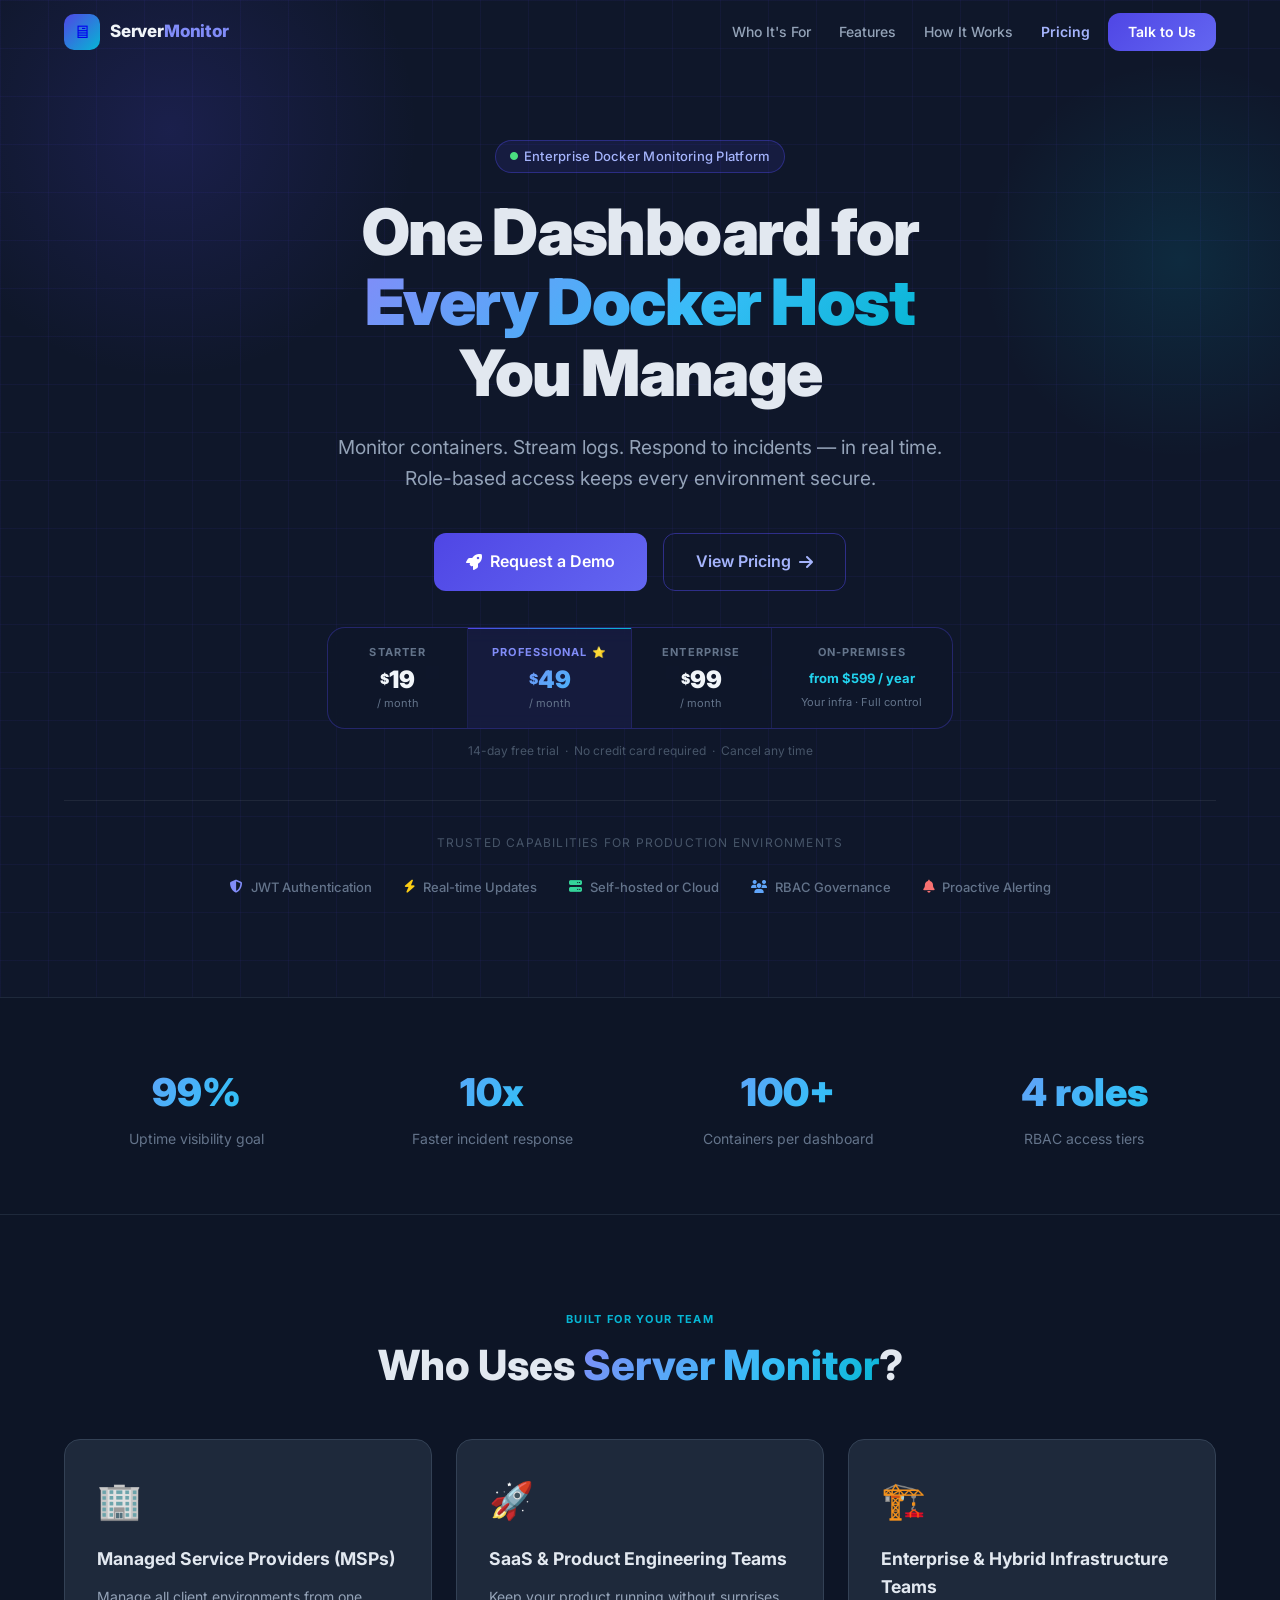
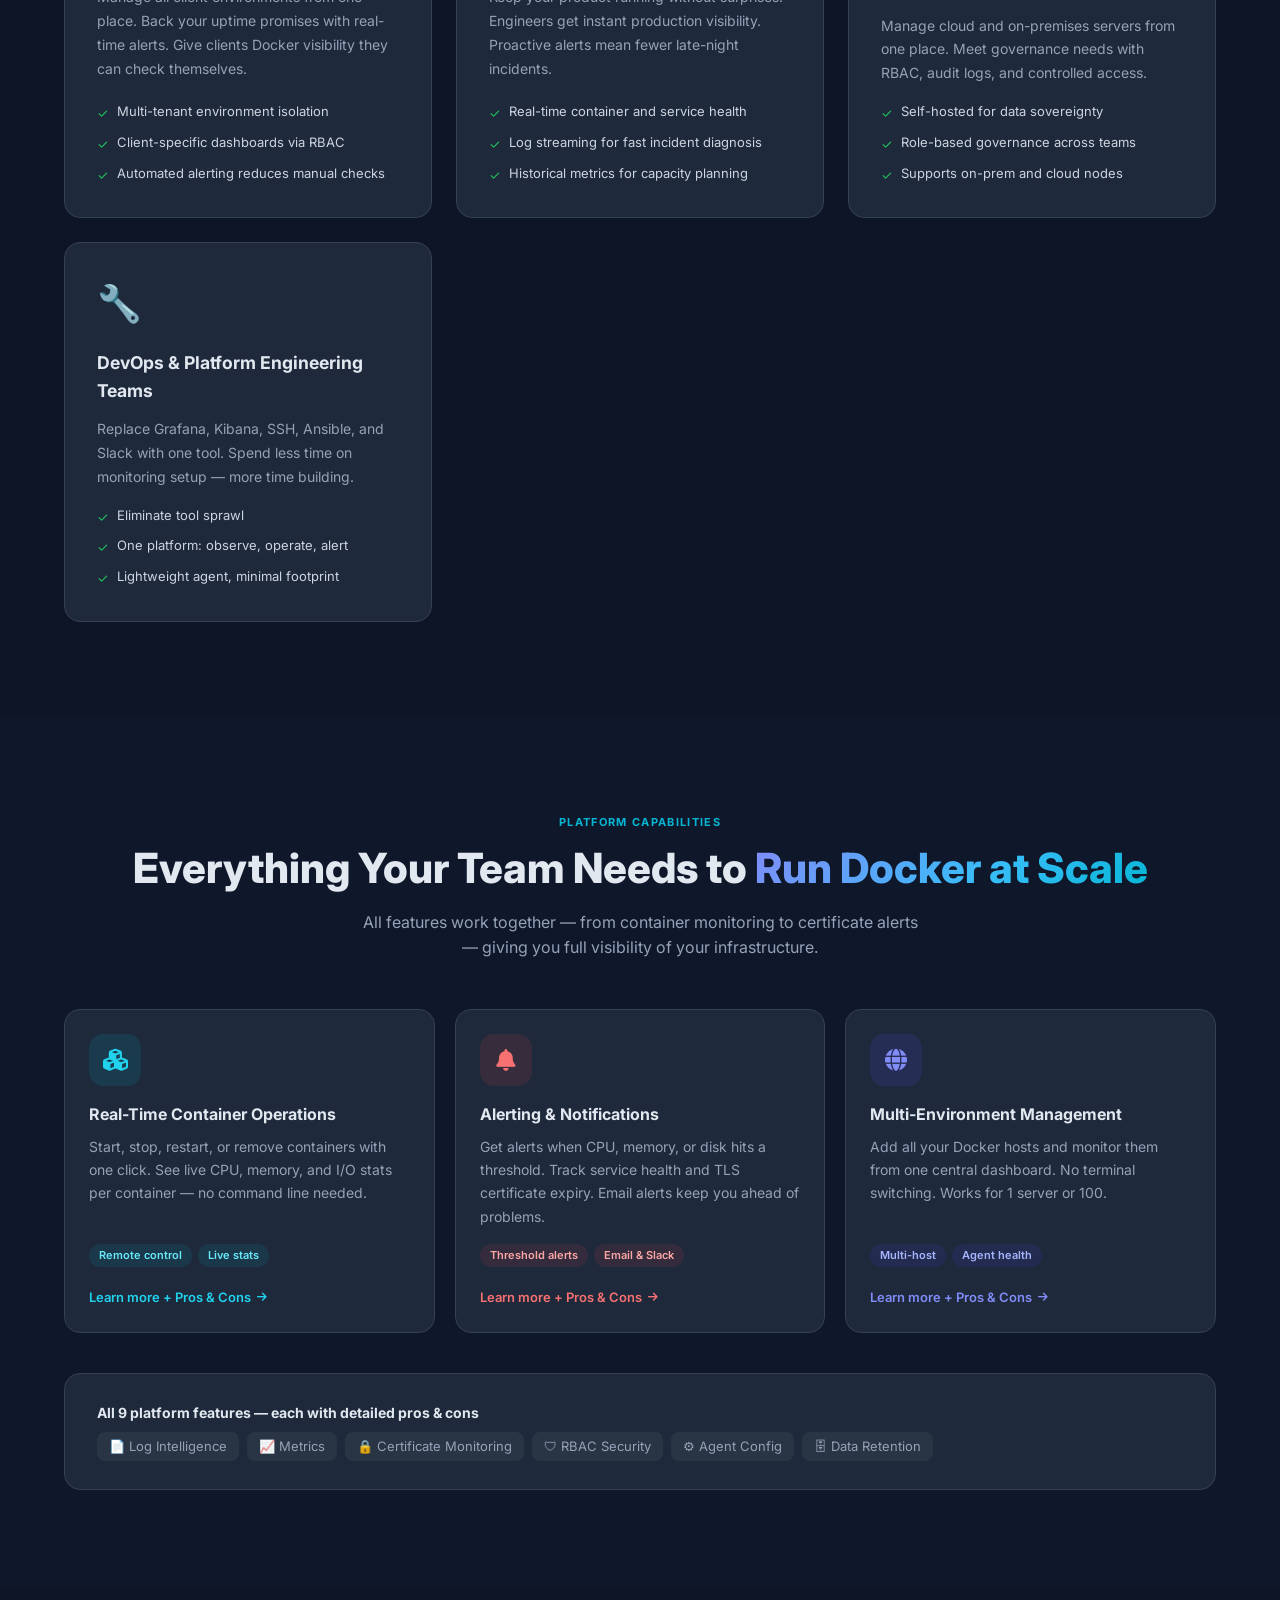
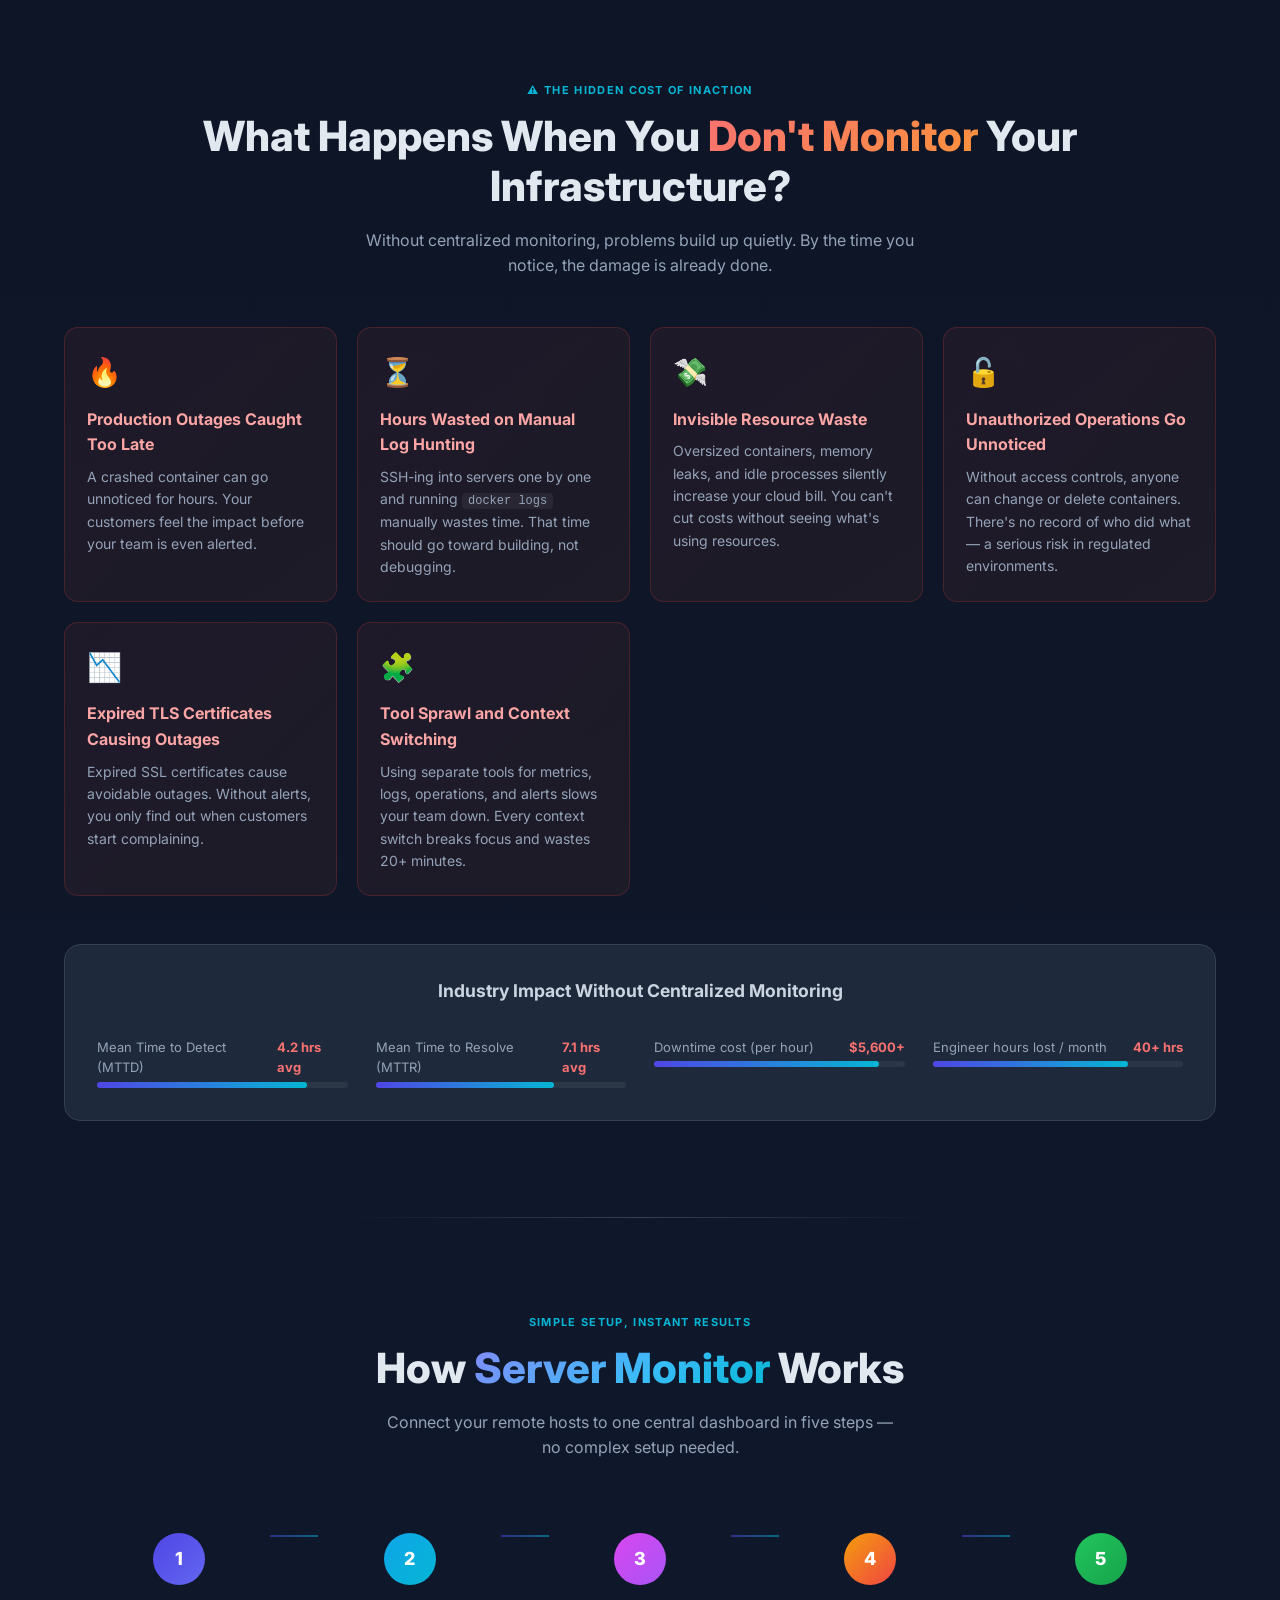
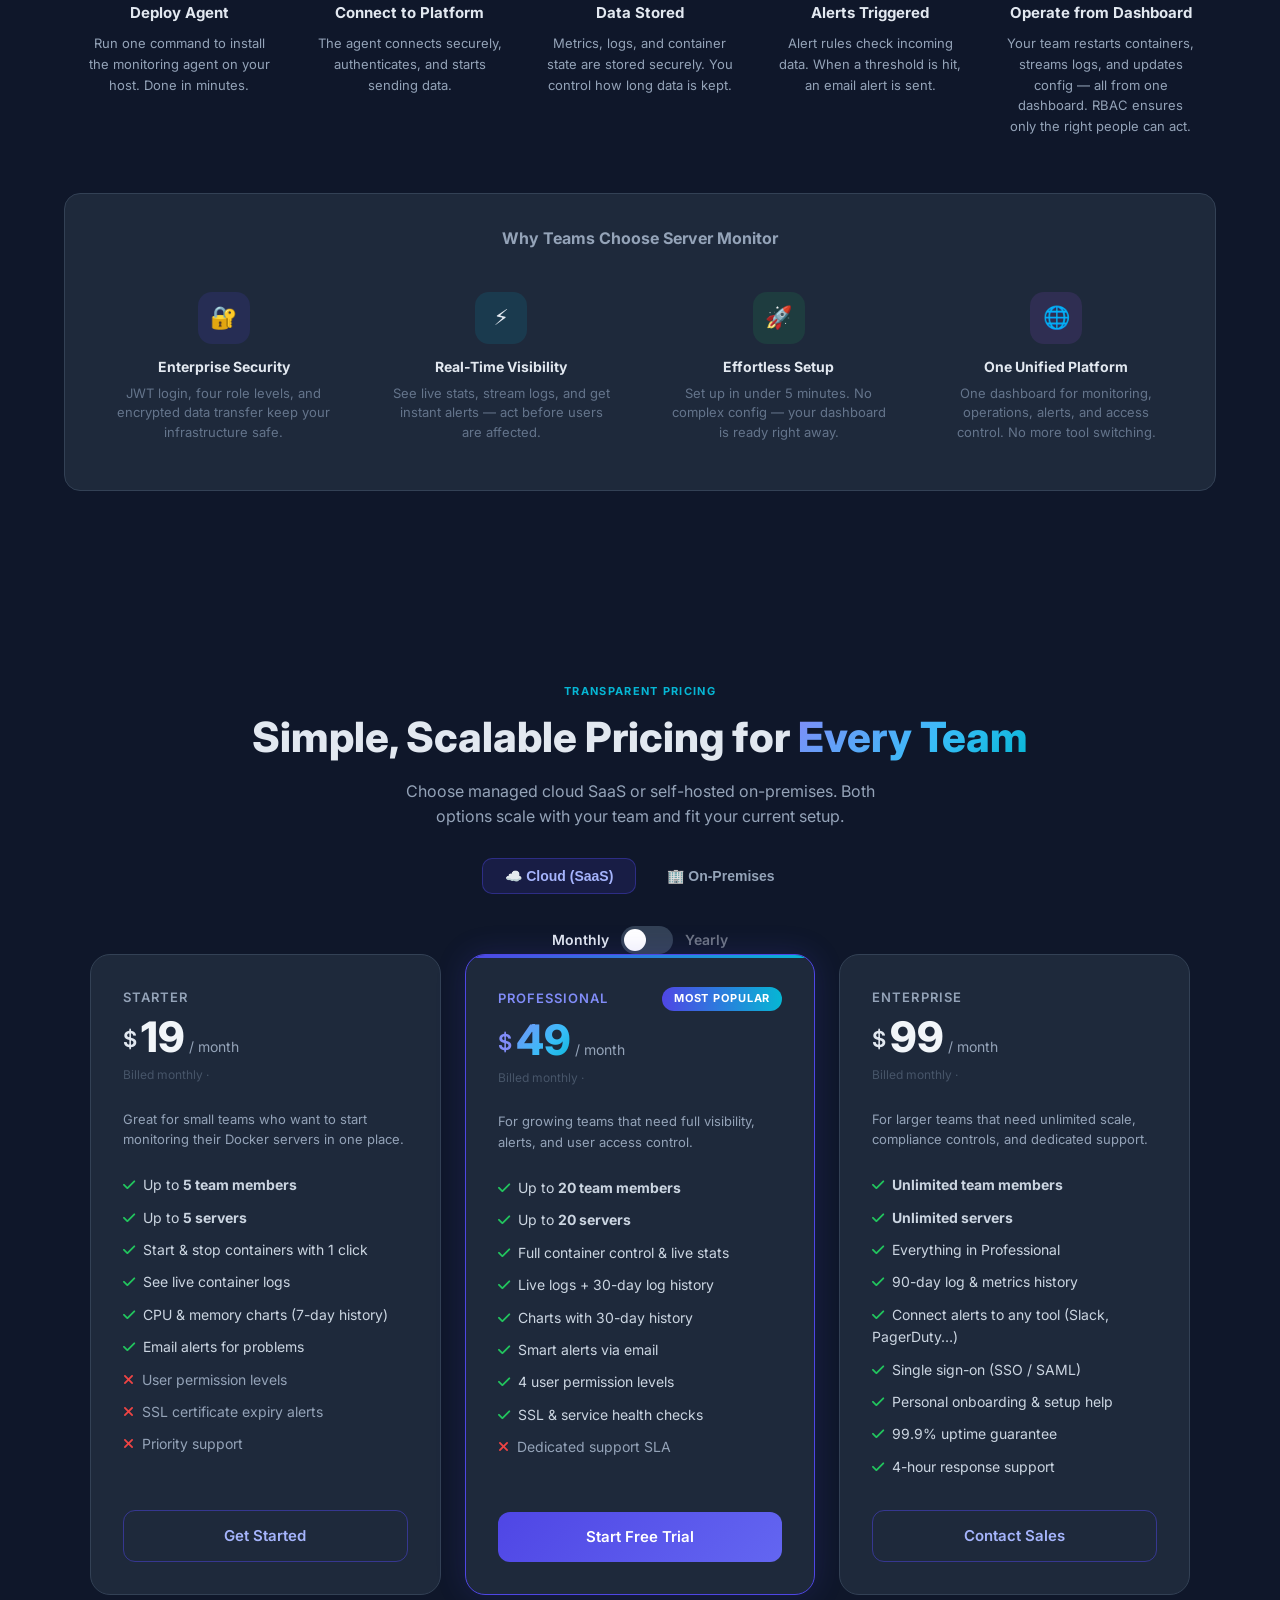
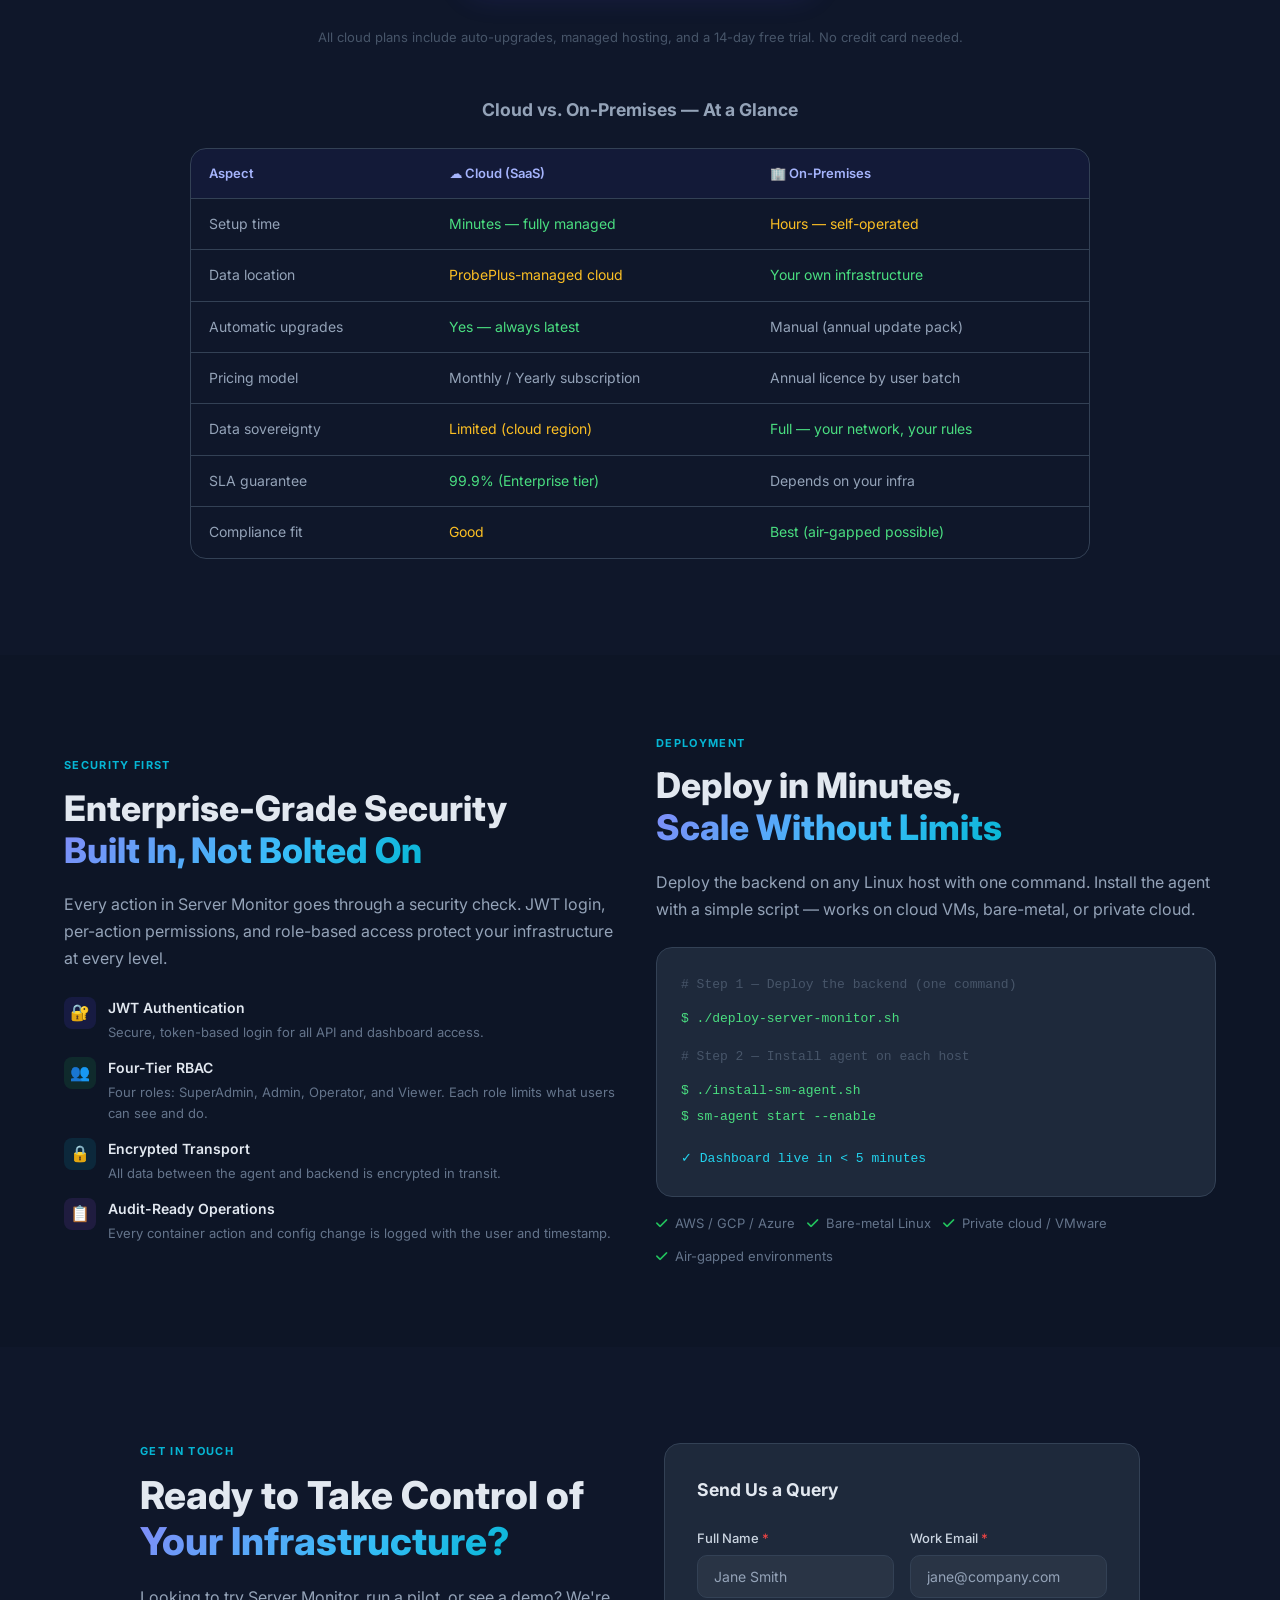
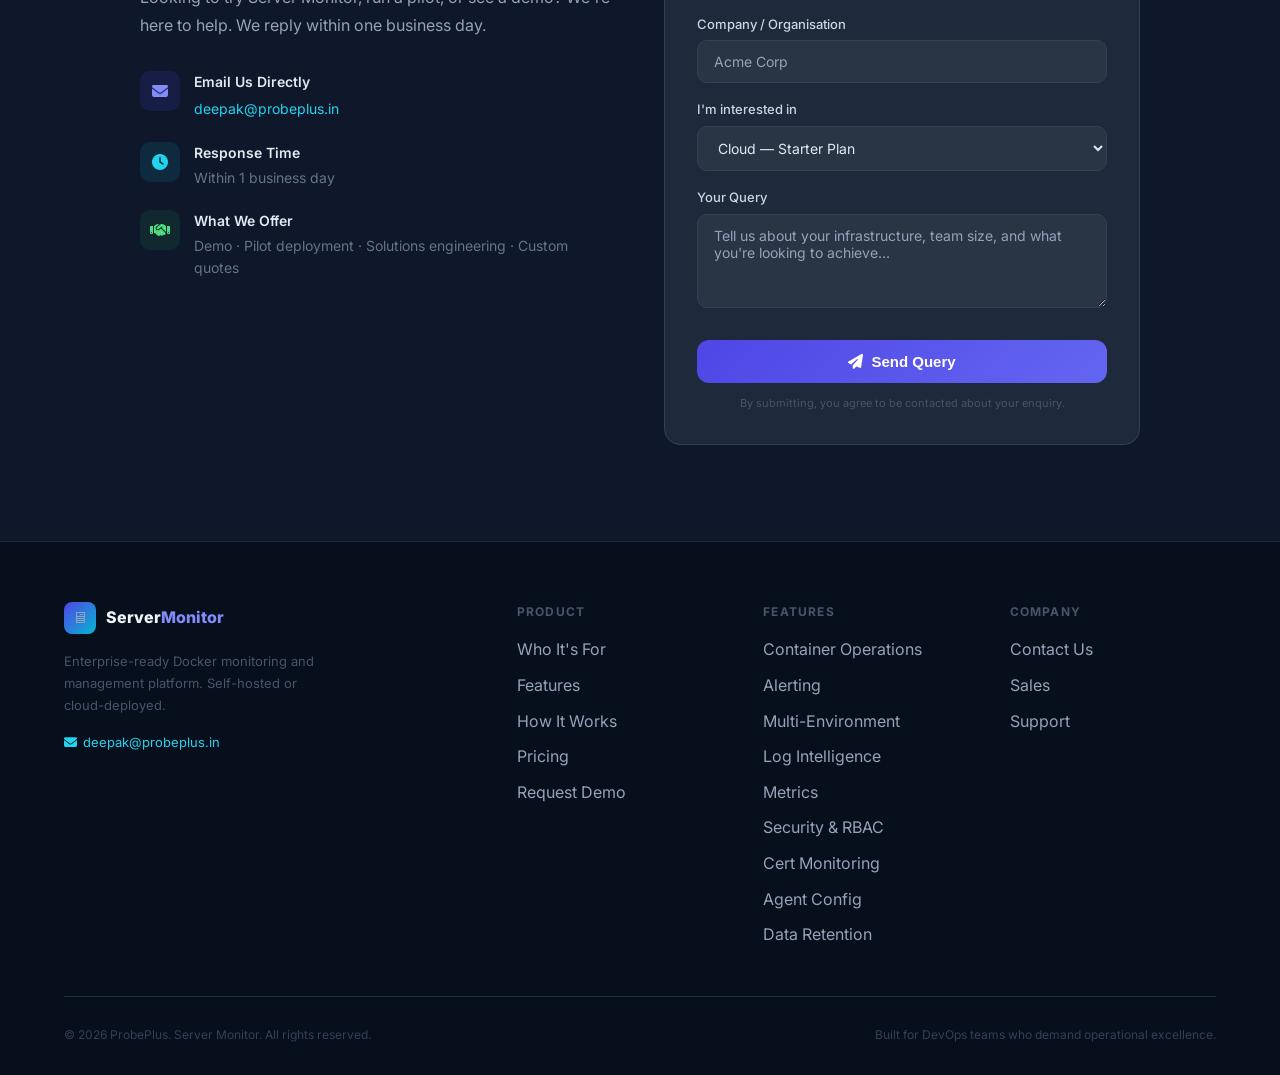
<file: index.html>
<!DOCTYPE html>
<html lang="en">
<head>
  <meta charset="UTF-8" />
  <meta name="viewport" content="width=device-width, initial-scale=1.0" />
  <title>Server Monitor — Control Every Container. Protect Every Environment.</title>
  <meta name="description" content="Server Monitor is the self-hosted, enterprise-ready platform for monitoring and managing distributed Docker environments from one central dashboard. Real-time visibility, remote container operations, alerting, and role-based governance." />
  <meta name="keywords" content="docker monitoring, container management, server monitoring, devops, self-hosted, infrastructure monitoring" />

  <!-- Open Graph -->
  <meta property="og:title" content="Server Monitor — Control Every Container" />
  <meta property="og:description" content="Centralized Docker monitoring, alerting, and governance for DevOps and infrastructure teams." />
  <meta property="og:type" content="website" />

  <!-- Fonts -->
  <link rel="preconnect" href="https://fonts.googleapis.com" />
  <link rel="preconnect" href="https://fonts.gstatic.com" crossorigin />
  <link href="https://fonts.googleapis.com/css2?family=Inter:wght@400;500;600;700;800;900&display=swap" rel="stylesheet" />

  <!-- Icons -->
  <link rel="stylesheet" href="https://cdnjs.cloudflare.com/ajax/libs/font-awesome/6.5.0/css/all.min.css" crossorigin="anonymous" />

  <!-- Custom CSS -->
  <link rel="stylesheet" href="assets/style.css" />

  <style>
    /* Tailwind-like utilities (inline to avoid CDN dependency) */
    .container { width: 100%; max-width: 1200px; margin: 0 auto; padding: 0 24px; }
    .section    { padding: 96px 0; }
    .section-sm { padding: 64px 0; }
    .flex { display: flex; }
    .items-center { align-items: center; }
    .justify-between { justify-content: space-between; }
    .justify-center { justify-content: center; }
    .gap-2 { gap: 8px; }
    .gap-3 { gap: 12px; }
    .gap-4 { gap: 16px; }
    .gap-6 { gap: 24px; }
    .gap-8 { gap: 32px; }
    .grid { display: grid; }
    .grid-2 { grid-template-columns: repeat(auto-fit, minmax(280px, 1fr)); align-items: stretch; }
    .grid-3 { grid-template-columns: repeat(auto-fit, minmax(240px, 1fr)); align-items: stretch; }
    .grid-4 { grid-template-columns: repeat(auto-fit, minmax(200px, 1fr)); align-items: stretch; }
    .text-center { text-align: center; }
    .text-sm { font-size: 14px; }
    .text-xs { font-size: 12px; }
    .font-semibold { font-weight: 600; }
    .font-bold { font-weight: 700; }
    .font-extrabold { font-weight: 800; }
    .mb-1 { margin-bottom: 4px; }
    .mb-2 { margin-bottom: 8px; }
    .mb-3 { margin-bottom: 12px; }
    .mb-4 { margin-bottom: 16px; }
    .mb-6 { margin-bottom: 24px; }
    .mb-8 { margin-bottom: 32px; }
    .mb-12 { margin-bottom: 48px; }
    .mt-1 { margin-top: 4px; }
    .mt-2 { margin-top: 8px; }
    .mt-4 { margin-top: 16px; }
    .mt-6 { margin-top: 24px; }
    .mt-8 { margin-top: 32px; }
    .p-4 { padding: 16px; }
    .p-6 { padding: 24px; }
    .p-8 { padding: 32px; }
    .w-full { width: 100%; }
    .relative { position: relative; }
    .absolute { position: absolute; }
    .overflow-hidden { overflow: hidden; }
    .rounded-xl { border-radius: 16px; }
    .rounded-2xl { border-radius: 20px; }
    .opacity-50 { opacity: 0.5; }
    .opacity-60 { opacity: 0.6; }
    .sr-only { position: absolute; width: 1px; height: 1px; overflow: hidden; clip: rect(0,0,0,0); }
  </style>
</head>
<body>

<!-- ═══════════════════════════════════════════
     NAVBAR
════════════════════════════════════════════ -->
<nav id="navbar" role="navigation" aria-label="Main navigation">
  <div class="container">
    <div class="flex items-center justify-between" style="height:64px;">
      <!-- Logo -->
      <a href="#" style="display:flex;align-items:center;gap:10px;text-decoration:none;">
        <div style="width:36px;height:36px;border-radius:10px;background:linear-gradient(135deg,#4f46e5,#06b6d4);display:flex;align-items:center;justify-content:center;font-size:18px;">🖥</div>
        <span style="font-weight:800;font-size:17px;color:#f1f5f9;letter-spacing:-0.01em;">Server<span style="color:#818cf8;">Monitor</span></span>
      </a>

      <!-- Desktop links -->
      <div class="flex items-center" style="display:flex;gap:8px;" id="nav-links">
        <a href="#usecases"   style="color:#94a3b8;font-size:14px;font-weight:500;text-decoration:none;padding:6px 10px;border-radius:8px;transition:color .2s;" onmouseover="this.style.color='#a5b4fc'" onmouseout="this.style.color='#94a3b8'">Who It's For</a>
        <a href="#features"   style="color:#94a3b8;font-size:14px;font-weight:500;text-decoration:none;padding:6px 10px;border-radius:8px;transition:color .2s;" onmouseover="this.style.color='#a5b4fc'" onmouseout="this.style.color='#94a3b8'">Features</a>
        <a href="#how"        style="color:#94a3b8;font-size:14px;font-weight:500;text-decoration:none;padding:6px 10px;border-radius:8px;transition:color .2s;" onmouseover="this.style.color='#a5b4fc'" onmouseout="this.style.color='#94a3b8'">How It Works</a>
        <a href="#pricing"    style="color:#a5b4fc;font-size:14px;font-weight:600;text-decoration:none;padding:6px 10px;border-radius:8px;transition:color .2s;" onmouseover="this.style.color='#c7d2fe'" onmouseout="this.style.color='#a5b4fc'">Pricing</a>
        <a href="#contact"    class="btn-primary" style="padding:8px 20px;font-size:14px;">Talk to Us</a>
      </div>

      <!-- Mobile toggle -->
      <button id="nav-toggle" aria-label="Toggle menu" aria-expanded="false"
        style="display:none;background:none;border:none;cursor:pointer;padding:8px;color:#94a3b8;font-size:20px;">
        <i class="fa fa-bars"></i>
      </button>
    </div>
  </div>

  <!-- Mobile menu -->
  <div id="mobile-menu" role="menu">
    <a href="#usecases">Who It's For</a>
    <a href="#features">Features</a>
    <a href="#how">How It Works</a>
    <a href="#pricing" style="color:#a5b4fc;font-weight:600;">Pricing 💳</a>
    <a href="#contact" style="color:#a5b4fc;font-weight:600;">Talk to Us →</a>
  </div>
</nav>

<style>
@media (max-width: 768px) {
  #nav-links { display: none !important; }
  #nav-toggle { display: block !important; }
}
</style>


<!-- ═══════════════════════════════════════════
     HERO
════════════════════════════════════════════ -->
<section class="hero-gradient hero-grid relative overflow-hidden" style="padding: 140px 0 100px;">
  <!-- Glow blobs -->
  <div style="position:absolute;top:-120px;left:-80px;width:500px;height:500px;background:radial-gradient(circle,rgba(79,70,229,0.18),transparent 70%);pointer-events:none;"></div>
  <div style="position:absolute;top:60px;right:-100px;width:400px;height:400px;background:radial-gradient(circle,rgba(6,182,212,0.12),transparent 70%);pointer-events:none;"></div>

  <div class="container text-center" style="position:relative;z-index:1;">
    <div class="fade-up mb-6">
      <span class="badge-pill">
        <i class="fa fa-circle" style="font-size:8px;color:#4ade80;"></i>
        Enterprise Docker Monitoring Platform
      </span>
    </div>

    <h1 class="fade-up" style="font-size:clamp(2.4rem,5.5vw,4rem);font-weight:900;line-height:1.1;letter-spacing:-0.025em;margin-bottom:24px;">
      One Dashboard for<br/>
      <span class="gradient-text">Every Docker Host</span><br/>
      You Manage
    </h1>

    <p class="fade-up" style="font-size:clamp(1rem,2vw,1.2rem);color:#94a3b8;max-width:620px;margin:0 auto 40px;">
      Monitor containers. Stream logs. Respond to incidents — in real time.<br/>
      Role-based access keeps every environment secure.
    </p>

    <div class="fade-up flex justify-center gap-4" style="flex-wrap:wrap;">
      <a href="#contact" class="btn-primary" style="font-size:16px;padding:15px 32px;">
        <i class="fa fa-rocket"></i> Request a Demo
      </a>
      <a href="#pricing" class="btn-outline" style="font-size:16px;padding:15px 32px;">
        View Pricing <i class="fa fa-arrow-right"></i>
      </a>
    </div>

    <!-- Pricing strip -->
    <div class="fade-up" style="margin-top:36px;">
      <div style="display:inline-flex;align-items:stretch;border-radius:18px;border:1px solid rgba(79,70,229,0.35);background:rgba(15,23,42,0.7);backdrop-filter:blur(8px);overflow:hidden;flex-wrap:wrap;gap:0;">
        <div style="padding:16px 24px;border-right:1px solid rgba(79,70,229,0.2);text-align:center;min-width:140px;">
          <div style="font-size:11px;font-weight:700;letter-spacing:0.1em;text-transform:uppercase;color:#64748b;margin-bottom:6px;">Starter</div>
          <div style="font-size:1.5rem;font-weight:900;color:#f1f5f9;line-height:1;"><span style="font-size:14px;vertical-align:top;margin-top:4px;display:inline-block;">$</span>19</div>
          <div style="font-size:11px;color:#64748b;margin-top:3px;">/ month</div>
        </div>
        <div style="padding:16px 24px;border-right:1px solid rgba(79,70,229,0.2);text-align:center;min-width:140px;background:rgba(79,70,229,0.1);position:relative;">
          <div style="position:absolute;top:-1px;left:0;right:0;height:2px;background:linear-gradient(90deg,#4f46e5,#06b6d4);"></div>
          <div style="font-size:11px;font-weight:700;letter-spacing:0.1em;text-transform:uppercase;color:#818cf8;margin-bottom:6px;">Professional ⭐</div>
          <div style="font-size:1.5rem;font-weight:900;line-height:1;background:linear-gradient(135deg,#818cf8,#38bdf8);-webkit-background-clip:text;-webkit-text-fill-color:transparent;background-clip:text;"><span style="font-size:14px;vertical-align:top;margin-top:4px;display:inline-block;">$</span>49</div>
          <div style="font-size:11px;color:#64748b;margin-top:3px;">/ month</div>
        </div>
        <div style="padding:16px 24px;border-right:1px solid rgba(79,70,229,0.2);text-align:center;min-width:140px;">
          <div style="font-size:11px;font-weight:700;letter-spacing:0.1em;text-transform:uppercase;color:#64748b;margin-bottom:6px;">Enterprise</div>
          <div style="font-size:1.5rem;font-weight:900;color:#f1f5f9;line-height:1;"><span style="font-size:14px;vertical-align:top;margin-top:4px;display:inline-block;">$</span>99</div>
          <div style="font-size:11px;color:#64748b;margin-top:3px;">/ month</div>
        </div>
        <div style="padding:16px 24px;text-align:center;min-width:180px;display:flex;flex-direction:column;align-items:center;justify-content:center;gap:6px;">
          <div style="font-size:11px;font-weight:700;letter-spacing:0.1em;text-transform:uppercase;color:#64748b;">On-Premises</div>
          <div style="font-size:13px;font-weight:700;color:#22d3ee;">from $599 / year</div>
          <div style="font-size:11px;color:#64748b;">Your infra · Full control</div>
        </div>
      </div>
      <p style="font-size:12px;color:#475569;margin-top:12px;">14-day free trial &nbsp;·&nbsp; No credit card required &nbsp;·&nbsp; Cancel any time</p>
    </div>

    <!-- Trust strip -->
    <div class="fade-up" style="margin-top:40px;padding-top:32px;border-top:1px solid rgba(255,255,255,0.07);">
      <p style="font-size:12px;letter-spacing:0.1em;text-transform:uppercase;color:#475569;margin-bottom:24px;">
        Trusted capabilities for production environments
      </p>
      <div class="flex justify-center gap-6" style="flex-wrap:wrap;gap:32px;">
        <div style="display:flex;align-items:center;gap:8px;color:#64748b;font-size:13px;font-weight:500;">
          <i class="fa fa-shield-halved" style="color:#818cf8;"></i> JWT Authentication
        </div>
        <div style="display:flex;align-items:center;gap:8px;color:#64748b;font-size:13px;font-weight:500;">
          <i class="fa fa-bolt" style="color:#facc15;"></i> Real-time Updates
        </div>
        <div style="display:flex;align-items:center;gap:8px;color:#64748b;font-size:13px;font-weight:500;">
          <i class="fa fa-server" style="color:#34d399;"></i> Self-hosted or Cloud
        </div>
        <div style="display:flex;align-items:center;gap:8px;color:#64748b;font-size:13px;font-weight:500;">
          <i class="fa fa-users" style="color:#60a5fa;"></i> RBAC Governance
        </div>
        <div style="display:flex;align-items:center;gap:8px;color:#64748b;font-size:13px;font-weight:500;">
          <i class="fa fa-bell" style="color:#f87171;"></i> Proactive Alerting
        </div>
      </div>
    </div>
  </div>
</section>


<!-- ═══════════════════════════════════════════
     STATS
════════════════════════════════════════════ -->
<section style="background:#0d1526;padding:64px 0;border-top:1px solid #1e293b;border-bottom:1px solid #1e293b;">
  <div class="container">
    <div class="grid grid-4" style="gap:32px;text-align:center;">
      <div class="fade-up">
        <div style="font-size:2.4rem;font-weight:900;" class="gradient-text">
          <span data-count="99" data-suffix="%">0%</span>
        </div>
        <div style="color:#64748b;font-size:14px;margin-top:4px;">Uptime visibility goal</div>
      </div>
      <div class="fade-up">
        <div style="font-size:2.4rem;font-weight:900;" class="gradient-text">
          <span data-count="10" data-suffix="x">0x</span>
        </div>
        <div style="color:#64748b;font-size:14px;margin-top:4px;">Faster incident response</div>
      </div>
      <div class="fade-up">
        <div style="font-size:2.4rem;font-weight:900;" class="gradient-text">
          <span data-count="100" data-suffix="+">0+</span>
        </div>
        <div style="color:#64748b;font-size:14px;margin-top:4px;">Containers per dashboard</div>
      </div>
      <div class="fade-up">
        <div style="font-size:2.4rem;font-weight:900;" class="gradient-text">
          <span data-count="4" data-suffix=" roles">0</span>
        </div>
        <div style="color:#64748b;font-size:14px;margin-top:4px;">RBAC access tiers</div>
      </div>
    </div>
  </div>
</section>



<!-- ═══════════════════════════════════════════
     USE CASES
════════════════════════════════════════════ -->
<section class="section" id="usecases" style="background:#0d1526;">
  <div class="container">
    <div class="text-center mb-12 fade-up">
      <p class="section-eyebrow mb-3">Built For Your Team</p>
      <h2 style="font-size:clamp(1.8rem,3.5vw,2.6rem);font-weight:800;line-height:1.2;margin-bottom:16px;">
        Who Uses <span class="gradient-text">Server Monitor</span>?
      </h2>
    </div>

    <div class="grid grid-2" style="gap:24px;">
      <div class="card p-8 fade-up">
        <div style="font-size:36px;margin-bottom:16px;">🏢</div>
        <h3 style="font-weight:700;margin-bottom:12px;font-size:1.1rem;">Managed Service Providers (MSPs)</h3>
        <p class="card-desc" style="color:#94a3b8;font-size:14px;line-height:1.7;margin-bottom:16px;">Manage all client environments from one place. Back your uptime promises with real-time alerts. Give clients Docker visibility they can check themselves.</p>
        <ul style="list-style:none;display:flex;flex-direction:column;gap:8px;">
          <li style="font-size:13px;color:#cbd5e1;display:flex;gap:8px;align-items:flex-start;"><span style="color:#22c55e;margin-top:2px;">✓</span> Multi-tenant environment isolation</li>
          <li style="font-size:13px;color:#cbd5e1;display:flex;gap:8px;align-items:flex-start;"><span style="color:#22c55e;margin-top:2px;">✓</span> Client-specific dashboards via RBAC</li>
          <li style="font-size:13px;color:#cbd5e1;display:flex;gap:8px;align-items:flex-start;"><span style="color:#22c55e;margin-top:2px;">✓</span> Automated alerting reduces manual checks</li>
        </ul>
      </div>

      <div class="card p-8 fade-up">
        <div style="font-size:36px;margin-bottom:16px;">🚀</div>
        <h3 style="font-weight:700;margin-bottom:12px;font-size:1.1rem;">SaaS & Product Engineering Teams</h3>
        <p class="card-desc" style="color:#94a3b8;font-size:14px;line-height:1.7;margin-bottom:16px;">Keep your product running without surprises. Engineers get instant production visibility. Proactive alerts mean fewer late-night incidents.</p>
        <ul style="list-style:none;display:flex;flex-direction:column;gap:8px;">
          <li style="font-size:13px;color:#cbd5e1;display:flex;gap:8px;align-items:flex-start;"><span style="color:#22c55e;margin-top:2px;">✓</span> Real-time container and service health</li>
          <li style="font-size:13px;color:#cbd5e1;display:flex;gap:8px;align-items:flex-start;"><span style="color:#22c55e;margin-top:2px;">✓</span> Log streaming for fast incident diagnosis</li>
          <li style="font-size:13px;color:#cbd5e1;display:flex;gap:8px;align-items:flex-start;"><span style="color:#22c55e;margin-top:2px;">✓</span> Historical metrics for capacity planning</li>
        </ul>
      </div>

      <div class="card p-8 fade-up">
        <div style="font-size:36px;margin-bottom:16px;">🏗️</div>
        <h3 style="font-weight:700;margin-bottom:12px;font-size:1.1rem;">Enterprise & Hybrid Infrastructure Teams</h3>
        <p class="card-desc" style="color:#94a3b8;font-size:14px;line-height:1.7;margin-bottom:16px;">Manage cloud and on-premises servers from one place. Meet governance needs with RBAC, audit logs, and controlled access.</p>
        <ul style="list-style:none;display:flex;flex-direction:column;gap:8px;">
          <li style="font-size:13px;color:#cbd5e1;display:flex;gap:8px;align-items:flex-start;"><span style="color:#22c55e;margin-top:2px;">✓</span> Self-hosted for data sovereignty</li>
          <li style="font-size:13px;color:#cbd5e1;display:flex;gap:8px;align-items:flex-start;"><span style="color:#22c55e;margin-top:2px;">✓</span> Role-based governance across teams</li>
          <li style="font-size:13px;color:#cbd5e1;display:flex;gap:8px;align-items:flex-start;"><span style="color:#22c55e;margin-top:2px;">✓</span> Supports on-prem and cloud nodes</li>
        </ul>
      </div>

      <div class="card p-8 fade-up">
        <div style="font-size:36px;margin-bottom:16px;">🔧</div>
        <h3 style="font-weight:700;margin-bottom:12px;font-size:1.1rem;">DevOps & Platform Engineering Teams</h3>
        <p class="card-desc" style="color:#94a3b8;font-size:14px;line-height:1.7;margin-bottom:16px;">Replace Grafana, Kibana, SSH, Ansible, and Slack with one tool. Spend less time on monitoring setup — more time building.</p>
        <ul style="list-style:none;display:flex;flex-direction:column;gap:8px;">
          <li style="font-size:13px;color:#cbd5e1;display:flex;gap:8px;align-items:flex-start;"><span style="color:#22c55e;margin-top:2px;">✓</span> Eliminate tool sprawl</li>
          <li style="font-size:13px;color:#cbd5e1;display:flex;gap:8px;align-items:flex-start;"><span style="color:#22c55e;margin-top:2px;">✓</span> One platform: observe, operate, alert</li>
          <li style="font-size:13px;color:#cbd5e1;display:flex;gap:8px;align-items:flex-start;"><span style="color:#22c55e;margin-top:2px;">✓</span> Lightweight agent, minimal footprint</li>
        </ul>
      </div>
    </div>
  </div>
</section>

<!-- ═══════════════════════════════════════════
     FEATURES
════════════════════════════════════════════ -->
<section class="section" id="features">
  <div class="container">
    <div class="text-center mb-12 fade-up">
      <p class="section-eyebrow mb-3">Platform Capabilities</p>
      <h2 style="font-size:clamp(1.8rem,3.5vw,2.6rem);font-weight:800;line-height:1.2;margin-bottom:16px;">
        Everything Your Team Needs to <span class="gradient-text">Run Docker at Scale</span>
      </h2>
      <p style="color:#94a3b8;max-width:560px;margin:0 auto;">
        All features work together — from container monitoring to certificate alerts — giving you full visibility of your infrastructure.
      </p>
    </div>

    <!-- Core feature grid (3 cards) -->
    <div class="grid grid-3" style="gap:20px;">

      <!-- F1 — Core -->
      <div class="card p-6 fade-up" style="display:flex;flex-direction:column;">
        <div class="icon-circle mb-4" style="background:rgba(6,182,212,0.12);">
          <i class="fa fa-cubes" style="color:#22d3ee;"></i>
        </div>
        <h3 style="font-weight:700;margin-bottom:8px;font-size:1rem;">Real-Time Container Operations</h3>
        <p class="card-desc" style="color:#94a3b8;font-size:14px;line-height:1.65;">Start, stop, restart, or remove containers with one click. See live CPU, memory, and I/O stats per container — no command line needed.</p>
        <div style="margin-top:16px;display:flex;flex-wrap:wrap;gap:6px;">
          <span style="background:rgba(6,182,212,0.1);color:#67e8f9;padding:3px 10px;border-radius:999px;font-size:11px;font-weight:600;">Remote control</span>
          <span style="background:rgba(6,182,212,0.1);color:#67e8f9;padding:3px 10px;border-radius:999px;font-size:11px;font-weight:600;">Live stats</span>
        </div>
        <a href="features/container-operations.html" style="display:inline-flex;align-items:center;gap:6px;margin-top:20px;font-size:13px;font-weight:600;color:#22d3ee;text-decoration:none;" onmouseover="this.style.color='#67e8f9'" onmouseout="this.style.color='#22d3ee'">Learn more + Pros &amp; Cons <i class="fa fa-arrow-right" style="font-size:11px;"></i></a>
      </div>

      <!-- F2 — Core -->
      <div class="card p-6 fade-up" style="display:flex;flex-direction:column;">
        <div class="icon-circle mb-4" style="background:rgba(239,68,68,0.12);">
          <i class="fa fa-bell" style="color:#f87171;"></i>
        </div>
        <h3 style="font-weight:700;margin-bottom:8px;font-size:1rem;">Alerting &amp; Notifications</h3>
        <p class="card-desc" style="color:#94a3b8;font-size:14px;line-height:1.65;">Get alerts when CPU, memory, or disk hits a threshold. Track service health and TLS certificate expiry. Email alerts keep you ahead of problems.</p>
        <div style="margin-top:16px;display:flex;flex-wrap:wrap;gap:6px;">
          <span style="background:rgba(239,68,68,0.1);color:#fca5a5;padding:3px 10px;border-radius:999px;font-size:11px;font-weight:600;">Threshold alerts</span>
          <span style="background:rgba(239,68,68,0.1);color:#fca5a5;padding:3px 10px;border-radius:999px;font-size:11px;font-weight:600;">Email &amp; Slack</span>
        </div>
        <a href="features/alerting.html" style="display:inline-flex;align-items:center;gap:6px;margin-top:20px;font-size:13px;font-weight:600;color:#f87171;text-decoration:none;" onmouseover="this.style.color='#fca5a5'" onmouseout="this.style.color='#f87171'">Learn more + Pros &amp; Cons <i class="fa fa-arrow-right" style="font-size:11px;"></i></a>
      </div>

      <!-- F3 — Core -->
      <div class="card p-6 fade-up" style="display:flex;flex-direction:column;">
        <div class="icon-circle mb-4" style="background:rgba(79,70,229,0.15);">
          <i class="fa fa-globe" style="color:#818cf8;"></i>
        </div>
        <h3 style="font-weight:700;margin-bottom:8px;font-size:1rem;">Multi-Environment Management</h3>
        <p class="card-desc" style="color:#94a3b8;font-size:14px;line-height:1.65;">Add all your Docker hosts and monitor them from one central dashboard. No terminal switching. Works for 1 server or 100.</p>
        <div style="margin-top:16px;display:flex;flex-wrap:wrap;gap:6px;">
          <span style="background:rgba(79,70,229,0.12);color:#a5b4fc;padding:3px 10px;border-radius:999px;font-size:11px;font-weight:600;">Multi-host</span>
          <span style="background:rgba(79,70,229,0.12);color:#a5b4fc;padding:3px 10px;border-radius:999px;font-size:11px;font-weight:600;">Agent health</span>
        </div>
        <a href="features/multi-environment.html" style="display:inline-flex;align-items:center;gap:6px;margin-top:20px;font-size:13px;font-weight:600;color:#818cf8;text-decoration:none;" onmouseover="this.style.color='#a5b4fc'" onmouseout="this.style.color='#818cf8'">Learn more + Pros &amp; Cons <i class="fa fa-arrow-right" style="font-size:11px;"></i></a>
      </div>

    </div><!-- /core feature grid -->

    <!-- All features row -->
    <div class="fade-up" style="margin-top:40px;padding:28px 32px;background:#1e293b;border:1px solid #334155;border-radius:16px;">
      <div style="display:flex;align-items:center;justify-content:space-between;flex-wrap:wrap;gap:20px;">
        <div>
          <p style="font-size:14px;font-weight:700;color:#e2e8f0;margin-bottom:8px;">All 9 platform features — each with detailed pros &amp; cons</p>
          <div style="display:flex;flex-wrap:wrap;gap:8px;">
            <a href="features/log-intelligence.html" style="font-size:13px;color:#94a3b8;text-decoration:none;background:rgba(255,255,255,0.05);padding:4px 12px;border-radius:8px;" onmouseover="this.style.color='#a5b4fc'" onmouseout="this.style.color='#94a3b8'">📄 Log Intelligence</a>
            <a href="features/metrics.html" style="font-size:13px;color:#94a3b8;text-decoration:none;background:rgba(255,255,255,0.05);padding:4px 12px;border-radius:8px;" onmouseover="this.style.color='#a5b4fc'" onmouseout="this.style.color='#94a3b8'">📈 Metrics</a>
            <a href="features/certificate-monitoring.html" style="font-size:13px;color:#94a3b8;text-decoration:none;background:rgba(255,255,255,0.05);padding:4px 12px;border-radius:8px;" onmouseover="this.style.color='#a5b4fc'" onmouseout="this.style.color='#94a3b8'">🔒 Certificate Monitoring</a>
            <a href="features/security-rbac.html" style="font-size:13px;color:#94a3b8;text-decoration:none;background:rgba(255,255,255,0.05);padding:4px 12px;border-radius:8px;" onmouseover="this.style.color='#a5b4fc'" onmouseout="this.style.color='#94a3b8'">🛡 RBAC Security</a>
            <a href="features/agent-config.html" style="font-size:13px;color:#94a3b8;text-decoration:none;background:rgba(255,255,255,0.05);padding:4px 12px;border-radius:8px;" onmouseover="this.style.color='#a5b4fc'" onmouseout="this.style.color='#94a3b8'">⚙️ Agent Config</a>
            <a href="features/data-retention.html" style="font-size:13px;color:#94a3b8;text-decoration:none;background:rgba(255,255,255,0.05);padding:4px 12px;border-radius:8px;" onmouseover="this.style.color='#a5b4fc'" onmouseout="this.style.color='#94a3b8'">🗄 Data Retention</a>
          </div>
        </div>
      </div>
    </div>
  </div>
</section>


<!-- ═══════════════════════════════════════════
     PAIN SECTION — Cost of Not Using
════════════════════════════════════════════ -->
<section class="section" id="pain" style="background:linear-gradient(180deg,#0d1526 0%,#0f172a 100%);">
  <div class="container">
    <div class="text-center mb-12 fade-up">
      <p class="section-eyebrow mb-3">⚠️ The Hidden Cost of Inaction</p>
      <h2 style="font-size:clamp(1.8rem,3.5vw,2.6rem);font-weight:800;line-height:1.2;margin-bottom:16px;">
        What Happens When You <span class="gradient-text-danger">Don't Monitor</span> Your Infrastructure?
      </h2>
      <p style="color:#94a3b8;max-width:580px;margin:0 auto;">
        Without centralized monitoring, problems build up quietly. By the time you notice, the damage is already done.
      </p>
    </div>

    <div class="grid grid-3" style="gap:20px;margin-bottom:48px;">
      <!-- Pain cards -->
      <div class="pain-card fade-up">
        <div style="font-size:28px;margin-bottom:12px;">🔥</div>
        <h3 style="font-weight:700;color:#fca5a5;margin-bottom:8px;font-size:16px;">Production Outages Caught Too Late</h3>
        <p style="color:#94a3b8;font-size:14px;line-height:1.6;">A crashed container can go unnoticed for hours. Your customers feel the impact before your team is even alerted.</p>
      </div>
      <div class="pain-card fade-up">
        <div style="font-size:28px;margin-bottom:12px;">⏳</div>
        <h3 style="font-weight:700;color:#fca5a5;margin-bottom:8px;font-size:16px;">Hours Wasted on Manual Log Hunting</h3>
        <p style="color:#94a3b8;font-size:14px;line-height:1.6;">SSH-ing into servers one by one and running <code style="background:rgba(255,255,255,0.06);padding:1px 6px;border-radius:4px;font-size:12px;">docker logs</code> manually wastes time. That time should go toward building, not debugging.</p>
      </div>
      <div class="pain-card fade-up">
        <div style="font-size:28px;margin-bottom:12px;">💸</div>
        <h3 style="font-weight:700;color:#fca5a5;margin-bottom:8px;font-size:16px;">Invisible Resource Waste</h3>
        <p style="color:#94a3b8;font-size:14px;line-height:1.6;">Oversized containers, memory leaks, and idle processes silently increase your cloud bill. You can't cut costs without seeing what's using resources.</p>
      </div>
      <div class="pain-card fade-up">
        <div style="font-size:28px;margin-bottom:12px;">🔓</div>
        <h3 style="font-weight:700;color:#fca5a5;margin-bottom:8px;font-size:16px;">Unauthorized Operations Go Unnoticed</h3>
        <p style="color:#94a3b8;font-size:14px;line-height:1.6;">Without access controls, anyone can change or delete containers. There's no record of who did what — a serious risk in regulated environments.</p>
      </div>
      <div class="pain-card fade-up">
        <div style="font-size:28px;margin-bottom:12px;">📉</div>
        <h3 style="font-weight:700;color:#fca5a5;margin-bottom:8px;font-size:16px;">Expired TLS Certificates Causing Outages</h3>
        <p style="color:#94a3b8;font-size:14px;line-height:1.6;">Expired SSL certificates cause avoidable outages. Without alerts, you only find out when customers start complaining.</p>
      </div>
      <div class="pain-card fade-up">
        <div style="font-size:28px;margin-bottom:12px;">🧩</div>
        <h3 style="font-weight:700;color:#fca5a5;margin-bottom:8px;font-size:16px;">Tool Sprawl and Context Switching</h3>
        <p style="color:#94a3b8;font-size:14px;line-height:1.6;">Using separate tools for metrics, logs, operations, and alerts slows your team down. Every context switch breaks focus and wastes 20+ minutes.</p>
      </div>
    </div>

    <!-- Impact stats -->
    <div class="card p-8 fade-up">
      <h3 class="text-center font-bold" style="margin-bottom:32px;font-size:1.1rem;color:#cbd5e1;">
        Industry Impact Without Centralized Monitoring
      </h3>
      <div class="grid" style="grid-template-columns:repeat(auto-fit,minmax(220px,1fr));gap:28px;">
        <div>
          <div class="flex items-center justify-between mb-1">
            <span style="font-size:13px;color:#94a3b8;">Mean Time to Detect (MTTD)</span>
            <span style="font-size:13px;font-weight:700;color:#f87171;">4.2 hrs avg</span>
          </div>
          <div class="stat-bar-bg"><div class="stat-bar-fill" style="width:84%;"></div></div>
        </div>
        <div>
          <div class="flex items-center justify-between mb-1">
            <span style="font-size:13px;color:#94a3b8;">Mean Time to Resolve (MTTR)</span>
            <span style="font-size:13px;font-weight:700;color:#f87171;">7.1 hrs avg</span>
          </div>
          <div class="stat-bar-bg"><div class="stat-bar-fill" style="width:71%;"></div></div>
        </div>
        <div>
          <div class="flex items-center justify-between mb-1">
            <span style="font-size:13px;color:#94a3b8;">Downtime cost (per hour)</span>
            <span style="font-size:13px;font-weight:700;color:#f87171;">$5,600+</span>
          </div>
          <div class="stat-bar-bg"><div class="stat-bar-fill" style="width:90%;"></div></div>
        </div>
        <div>
          <div class="flex items-center justify-between mb-1">
            <span style="font-size:13px;color:#94a3b8;">Engineer hours lost / month</span>
            <span style="font-size:13px;font-weight:700;color:#f87171;">40+ hrs</span>
          </div>
          <div class="stat-bar-bg"><div class="stat-bar-fill" style="width:78%;"></div></div>
        </div>
      </div>
    </div>
  </div>
</section>

<div class="section-divider"></div>


<!-- ═══════════════════════════════════════════
     HOW IT WORKS
════════════════════════════════════════════ -->
<section class="section" id="how">
  <div class="container">
    <div class="text-center mb-12 fade-up">
      <p class="section-eyebrow mb-3">Simple Setup, Instant Results</p>
      <h2 style="font-size:clamp(1.8rem,3.5vw,2.6rem);font-weight:800;line-height:1.2;margin-bottom:16px;">
        How <span class="gradient-text">Server Monitor</span> Works
      </h2>
      <p style="color:#94a3b8;max-width:520px;margin:0 auto;">
        Connect your remote hosts to one central dashboard in five steps — no complex setup needed.
      </p>
    </div>

    <div class="grid" style="grid-template-columns:repeat(auto-fit,minmax(200px,1fr));gap:0;position:relative;">

      <!-- connector lines (desktop) -->
      <style>
        @media (min-width: 768px) {
          .step-item:not(:last-child)::after {
            content:'';
            position:absolute;
            top:26px;
            right:-24px;
            width:48px;
            height:2px;
            background:linear-gradient(90deg,rgba(79,70,229,0.5),rgba(6,182,212,0.5));
            z-index:1;
          }
        }
      </style>

      <div class="step-item fade-up" style="position:relative;text-align:center;padding:24px 20px;">
        <div style="width:52px;height:52px;border-radius:50%;background:linear-gradient(135deg,#4f46e5,#6366f1);display:flex;align-items:center;justify-content:center;margin:0 auto 16px;font-weight:800;font-size:18px;color:#fff;z-index:2;position:relative;">1</div>
        <h4 style="font-weight:700;margin-bottom:8px;font-size:15px;">Deploy Agent</h4>
        <p style="color:#94a3b8;font-size:13px;line-height:1.6;">Run one command to install the monitoring agent on your host. Done in minutes.</p>
      </div>

      <div class="step-item fade-up" style="position:relative;text-align:center;padding:24px 20px;">
        <div style="width:52px;height:52px;border-radius:50%;background:linear-gradient(135deg,#0ea5e9,#06b6d4);display:flex;align-items:center;justify-content:center;margin:0 auto 16px;font-weight:800;font-size:18px;color:#fff;z-index:2;position:relative;">2</div>
        <h4 style="font-weight:700;margin-bottom:8px;font-size:15px;">Connect to Platform</h4>
        <p style="color:#94a3b8;font-size:13px;line-height:1.6;">The agent connects securely, authenticates, and starts sending data.</p>
      </div>

      <div class="step-item fade-up" style="position:relative;text-align:center;padding:24px 20px;">
        <div style="width:52px;height:52px;border-radius:50%;background:linear-gradient(135deg,#d946ef,#a855f7);display:flex;align-items:center;justify-content:center;margin:0 auto 16px;font-weight:800;font-size:18px;color:#fff;z-index:2;position:relative;">3</div>
        <h4 style="font-weight:700;margin-bottom:8px;font-size:15px;">Data Stored</h4>
        <p style="color:#94a3b8;font-size:13px;line-height:1.6;">Metrics, logs, and container state are stored securely. You control how long data is kept.</p>
      </div>

      <div class="step-item fade-up" style="position:relative;text-align:center;padding:24px 20px;">
        <div style="width:52px;height:52px;border-radius:50%;background:linear-gradient(135deg,#f59e0b,#ef4444);display:flex;align-items:center;justify-content:center;margin:0 auto 16px;font-weight:800;font-size:18px;color:#fff;z-index:2;position:relative;">4</div>
        <h4 style="font-weight:700;margin-bottom:8px;font-size:15px;">Alerts Triggered</h4>
        <p style="color:#94a3b8;font-size:13px;line-height:1.6;">Alert rules check incoming data. When a threshold is hit, an email alert is sent.</p>
      </div>

      <div class="step-item fade-up" style="position:relative;text-align:center;padding:24px 20px;">
        <div style="width:52px;height:52px;border-radius:50%;background:linear-gradient(135deg,#22c55e,#16a34a);display:flex;align-items:center;justify-content:center;margin:0 auto 16px;font-weight:800;font-size:18px;color:#fff;z-index:2;position:relative;">5</div>
        <h4 style="font-weight:700;margin-bottom:8px;font-size:15px;">Operate from Dashboard</h4>
        <p style="color:#94a3b8;font-size:13px;line-height:1.6;">Your team restarts containers, streams logs, and updates config — all from one dashboard. RBAC ensures only the right people can act.</p>
      </div>
    </div>

    <!-- Why Choose Server Monitor -->
    <div class="card p-8 mt-8 fade-up">
      <h3 class="text-center font-bold mb-6" style="font-size:1rem;color:#94a3b8;">Why Teams Choose Server Monitor</h3>
      <div class="grid" style="grid-template-columns:repeat(auto-fit,minmax(200px,1fr));gap:24px;">
        <div style="text-align:center;padding:16px;">
          <div style="width:52px;height:52px;border-radius:14px;background:rgba(79,70,229,0.15);display:flex;align-items:center;justify-content:center;margin:0 auto 12px;font-size:22px;">🔐</div>
          <div style="font-size:14px;font-weight:700;color:#e2e8f0;margin-bottom:6px;">Enterprise Security</div>
          <div style="font-size:13px;color:#64748b;line-height:1.5;">JWT login, four role levels, and encrypted data transfer keep your infrastructure safe.</div>
        </div>
        <div style="text-align:center;padding:16px;">
          <div style="width:52px;height:52px;border-radius:14px;background:rgba(6,182,212,0.12);display:flex;align-items:center;justify-content:center;margin:0 auto 12px;font-size:22px;">⚡</div>
          <div style="font-size:14px;font-weight:700;color:#e2e8f0;margin-bottom:6px;">Real-Time Visibility</div>
          <div style="font-size:13px;color:#64748b;line-height:1.5;">See live stats, stream logs, and get instant alerts — act before users are affected.</div>
        </div>
        <div style="text-align:center;padding:16px;">
          <div style="width:52px;height:52px;border-radius:14px;background:rgba(34,197,94,0.12);display:flex;align-items:center;justify-content:center;margin:0 auto 12px;font-size:22px;">🚀</div>
          <div style="font-size:14px;font-weight:700;color:#e2e8f0;margin-bottom:6px;">Effortless Setup</div>
          <div style="font-size:13px;color:#64748b;line-height:1.5;">Set up in under 5 minutes. No complex config — your dashboard is ready right away.</div>
        </div>
        <div style="text-align:center;padding:16px;">
          <div style="width:52px;height:52px;border-radius:14px;background:rgba(168,85,247,0.12);display:flex;align-items:center;justify-content:center;margin:0 auto 12px;font-size:22px;">🌐</div>
          <div style="font-size:14px;font-weight:700;color:#e2e8f0;margin-bottom:6px;">One Unified Platform</div>
          <div style="font-size:13px;color:#64748b;line-height:1.5;">One dashboard for monitoring, operations, alerts, and access control. No more tool switching.</div>
        </div>
      </div>
    </div>

  </div>
</section>


<!-- ═══════════════════════════════════════════
     PRICING
════════════════════════════════════════════ -->
<section class="section" id="pricing">
  <div class="container">
    <div class="text-center mb-8 fade-up">
      <p class="section-eyebrow mb-3">Transparent Pricing</p>
      <h2 style="font-size:clamp(1.8rem,3.5vw,2.6rem);font-weight:800;line-height:1.2;margin-bottom:16px;">
        Simple, Scalable Pricing for <span class="gradient-text">Every Team</span>
      </h2>
      <p style="color:#94a3b8;max-width:520px;margin:0 auto 28px;">
        Choose managed cloud SaaS or self-hosted on-premises. Both options scale with your team and fit your current setup.
      </p>

      <!-- Deployment tab -->
      <div class="flex justify-center gap-2 mb-8" style="gap:8px;">
        <button class="tab-btn pricing-tab active" data-tab="pricing-cloud">☁️ Cloud (SaaS)</button>
        <button class="tab-btn pricing-tab"        data-tab="pricing-onprem">🏢 On-Premises</button>
      </div>
    </div>

    <!-- ── CLOUD PRICING ─────────────────────── -->
    <div id="pricing-cloud" class="pricing-section fade-up">

      <!-- Billing toggle -->
      <div class="flex justify-center items-center gap-3 mb-10" style="gap:12px;">
        <span id="label-monthly" style="font-size:14px;font-weight:600;color:#e2e8f0;">Monthly</span>
        <div id="billing-toggle" class="pricing-toggle-track" role="switch" aria-checked="false" tabindex="0">
          <div class="pricing-toggle-thumb"></div>
        </div>
        <span id="label-yearly" style="font-size:14px;font-weight:600;color:#e2e8f0;opacity:0.45;">
          Yearly <span class="savings-badge" style="display:none;">Save 20%</span>
        </span>
      </div>

      <div class="grid" style="grid-template-columns:repeat(auto-fit,minmax(260px,1fr));gap:24px;max-width:1100px;margin:0 auto;align-items:stretch;">

        <!-- Starter -->
        <div class="pricing-card p-8">
          <div class="mb-2" style="font-size:13px;font-weight:600;color:#94a3b8;text-transform:uppercase;letter-spacing:0.08em;">Starter</div>
          <div style="margin-bottom:6px;">
            <span class="price-currency">$</span>
            <span class="price-amount" data-monthly="19" data-yearly="15">19</span>
            <span class="price-period">/ month</span>
          </div>
          <div style="font-size:12px;color:#475569;margin-bottom:24px;">Billed <span data-monthly="monthly" data-yearly="annually">monthly</span>&nbsp;·&nbsp;<span class="yearly-savings savings-badge" style="display:none;">Save $48/yr</span></div>
          <p style="font-size:13px;color:#94a3b8;margin-bottom:24px;">Great for small teams who want to start monitoring their Docker servers in one place.</p>
          <ul style="list-style:none;display:flex;flex-direction:column;gap:10px;margin-bottom:32px;flex:1;">
            <li style="font-size:14px;color:#cbd5e1;"><i class="fa fa-check feature-check"></i>Up to <strong>5 team members</strong></li>
            <li style="font-size:14px;color:#cbd5e1;"><i class="fa fa-check feature-check"></i>Up to <strong>5 servers</strong></li>
            <li style="font-size:14px;color:#cbd5e1;"><i class="fa fa-check feature-check"></i>Start &amp; stop containers with 1 click</li>
            <li style="font-size:14px;color:#cbd5e1;"><i class="fa fa-check feature-check"></i>See live container logs</li>
            <li style="font-size:14px;color:#cbd5e1;"><i class="fa fa-check feature-check"></i>CPU &amp; memory charts (7-day history)</li>
            <li style="font-size:14px;color:#cbd5e1;"><i class="fa fa-check feature-check"></i>Email alerts for problems</li>
            <li style="font-size:14px;color:#94a3b8;"><i class="fa fa-xmark feature-cross"></i>User permission levels</li>
            <li style="font-size:14px;color:#94a3b8;"><i class="fa fa-xmark feature-cross"></i>SSL certificate expiry alerts</li>
            <li style="font-size:14px;color:#94a3b8;"><i class="fa fa-xmark feature-cross"></i>Priority support</li>
          </ul>
          <a href="#contact" class="btn-outline w-full" style="justify-content:center;width:100%;display:flex;margin-top:auto;">Get Started</a>
        </div>

        <!-- Professional (popular) -->
        <div class="pricing-card popular p-8">
          <div class="flex items-center justify-between mb-2">
            <div style="font-size:13px;font-weight:600;color:#818cf8;text-transform:uppercase;letter-spacing:0.08em;">Professional</div>
            <span class="popular-badge">Most Popular</span>
          </div>
          <div style="margin-bottom:6px;">
            <span class="price-currency" style="color:#818cf8;">$</span>
            <span class="price-amount gradient-text" data-monthly="49" data-yearly="39">49</span>
            <span class="price-period">/ month</span>
          </div>
          <div style="font-size:12px;color:#475569;margin-bottom:24px;">Billed <span data-monthly="monthly" data-yearly="annually">monthly</span>&nbsp;·&nbsp;<span class="yearly-savings savings-badge" style="display:none;">Save $120/yr</span></div>
          <p style="font-size:13px;color:#94a3b8;margin-bottom:24px;">For growing teams that need full visibility, alerts, and user access control.</p>
          <ul style="list-style:none;display:flex;flex-direction:column;gap:10px;margin-bottom:32px;flex:1;">
            <li style="font-size:14px;color:#cbd5e1;"><i class="fa fa-check feature-check"></i>Up to <strong>20 team members</strong></li>
            <li style="font-size:14px;color:#cbd5e1;"><i class="fa fa-check feature-check"></i>Up to <strong>20 servers</strong></li>
            <li style="font-size:14px;color:#cbd5e1;"><i class="fa fa-check feature-check"></i>Full container control &amp; live stats</li>
            <li style="font-size:14px;color:#cbd5e1;"><i class="fa fa-check feature-check"></i>Live logs + 30-day log history</li>
            <li style="font-size:14px;color:#cbd5e1;"><i class="fa fa-check feature-check"></i>Charts with 30-day history</li>
            <li style="font-size:14px;color:#cbd5e1;"><i class="fa fa-check feature-check"></i>Smart alerts via email</li>
            <li style="font-size:14px;color:#cbd5e1;"><i class="fa fa-check feature-check"></i>4 user permission levels</li>
            <li style="font-size:14px;color:#cbd5e1;"><i class="fa fa-check feature-check"></i>SSL &amp; service health checks</li>
            <li style="font-size:14px;color:#94a3b8;"><i class="fa fa-xmark feature-cross"></i>Dedicated support SLA</li>
          </ul>
          <a href="#contact" class="btn-primary w-full" style="justify-content:center;width:100%;display:flex;margin-top:auto;">Start Free Trial</a>
        </div>

        <!-- Enterprise -->
        <div class="pricing-card p-8">
          <div class="mb-2" style="font-size:13px;font-weight:600;color:#94a3b8;text-transform:uppercase;letter-spacing:0.08em;">Enterprise</div>
          <div style="margin-bottom:6px;">
            <span class="price-currency">$</span>
            <span class="price-amount" data-monthly="99" data-yearly="79">99</span>
            <span class="price-period">/ month</span>
          </div>
          <div style="font-size:12px;color:#475569;margin-bottom:24px;">Billed <span data-monthly="monthly" data-yearly="annually">monthly</span>&nbsp;·&nbsp;<span class="yearly-savings savings-badge" style="display:none;">Save $240/yr</span></div>
          <p style="font-size:13px;color:#94a3b8;margin-bottom:24px;">For larger teams that need unlimited scale, compliance controls, and dedicated support.</p>
          <ul style="list-style:none;display:flex;flex-direction:column;gap:10px;margin-bottom:32px;flex:1;">
            <li style="font-size:14px;color:#cbd5e1;"><i class="fa fa-check feature-check"></i><strong>Unlimited team members</strong></li>
            <li style="font-size:14px;color:#cbd5e1;"><i class="fa fa-check feature-check"></i><strong>Unlimited servers</strong></li>
            <li style="font-size:14px;color:#cbd5e1;"><i class="fa fa-check feature-check"></i>Everything in Professional</li>
            <li style="font-size:14px;color:#cbd5e1;"><i class="fa fa-check feature-check"></i>90-day log &amp; metrics history</li>
            <li style="font-size:14px;color:#cbd5e1;"><i class="fa fa-check feature-check"></i>Connect alerts to any tool (Slack, PagerDuty&hellip;)</li>
            <li style="font-size:14px;color:#cbd5e1;"><i class="fa fa-check feature-check"></i>Single sign-on (SSO / SAML)</li>
            <li style="font-size:14px;color:#cbd5e1;"><i class="fa fa-check feature-check"></i>Personal onboarding &amp; setup help</li>
            <li style="font-size:14px;color:#cbd5e1;"><i class="fa fa-check feature-check"></i>99.9% uptime guarantee</li>
            <li style="font-size:14px;color:#cbd5e1;"><i class="fa fa-check feature-check"></i>4-hour response support</li>
          </ul>
          <a href="#contact" class="btn-outline w-full" style="justify-content:center;width:100%;display:flex;margin-top:auto;">Contact Sales</a>
        </div>

      </div>

      <!-- Cloud comparison note -->
      <div class="text-center mt-8">
        <p style="font-size:13px;color:#475569;">All cloud plans include auto-upgrades, managed hosting, and a 14-day free trial. No credit card needed.</p>
      </div>

    </div><!-- /pricing-cloud -->


    <!-- ── ON-PREM PRICING ───────────────────── -->
    <div id="pricing-onprem" class="pricing-section fade-up" style="display:none;">

      <div class="card p-2 fade-up" style="max-width:900px;margin:0 auto;overflow:hidden;">

        <!-- Header -->
        <div class="onprem-row" style="background:rgba(79,70,229,0.08);border-bottom:1px solid var(--surface-border);">
          <div style="font-size:13px;font-weight:700;color:#a5b4fc;">User Pack</div>
          <div style="font-size:13px;font-weight:700;color:#a5b4fc;" class="hide-mobile">Environments</div>
          <div style="font-size:13px;font-weight:700;color:#a5b4fc;">Annual License</div>
          <div style="font-size:13px;font-weight:700;color:#a5b4fc;text-align:right;"></div>
        </div>

        <!-- 10 users -->
        <div class="onprem-row">
          <div>
            <div style="font-weight:700;font-size:15px;color:#e2e8f0;">10-User Pack</div>
            <div style="font-size:12px;color:#64748b;margin-top:2px;">Up to 10 named users, 1 team</div>
          </div>
          <div class="hide-mobile" style="color:#94a3b8;font-size:14px;">Up to 10 hosts</div>
          <div>
            <span style="font-weight:800;font-size:18px;color:#818cf8;">$599</span>
            <span style="font-size:12px;color:#475569;">/ year</span>
          </div>
          <div style="text-align:right;">
            <a href="#contact" class="btn-outline" style="padding:8px 16px;font-size:13px;">Enquire</a>
          </div>
        </div>

        <!-- 20 users -->
        <div class="onprem-row" style="background:rgba(79,70,229,0.04);">
          <div>
            <div style="font-weight:700;font-size:15px;color:#e2e8f0;">20-User Pack</div>
            <div style="font-size:12px;color:#64748b;margin-top:2px;">Up to 20 named users, 2 teams</div>
          </div>
          <div class="hide-mobile" style="color:#94a3b8;font-size:14px;">Up to 25 hosts</div>
          <div>
            <span style="font-weight:800;font-size:18px;color:#818cf8;">$999</span>
            <span style="font-size:12px;color:#475569;">/ year</span>
            <div class="savings-badge" style="display:inline-block;margin-left:6px;">Best Value</div>
          </div>
          <div style="text-align:right;">
            <a href="#contact" class="btn-primary" style="padding:8px 16px;font-size:13px;">Enquire</a>
          </div>
        </div>

        <!-- 50 users -->
        <div class="onprem-row">
          <div>
            <div style="font-weight:700;font-size:15px;color:#e2e8f0;">50-User Pack</div>
            <div style="font-size:12px;color:#64748b;margin-top:2px;">Up to 50 named users, multi-team</div>
          </div>
          <div class="hide-mobile" style="color:#94a3b8;font-size:14px;">Up to 50 hosts</div>
          <div>
            <span style="font-weight:800;font-size:18px;color:#818cf8;">$1,999</span>
            <span style="font-size:12px;color:#475569;">/ year</span>
          </div>
          <div style="text-align:right;">
            <a href="#contact" class="btn-outline" style="padding:8px 16px;font-size:13px;">Enquire</a>
          </div>
        </div>

        <!-- 100 users -->
        <div class="onprem-row" style="background:rgba(79,70,229,0.04);">
          <div>
            <div style="font-weight:700;font-size:15px;color:#e2e8f0;">100-User Pack</div>
            <div style="font-size:12px;color:#64748b;margin-top:2px;">Up to 100 named users, enterprise</div>
          </div>
          <div class="hide-mobile" style="color:#94a3b8;font-size:14px;">Unlimited hosts</div>
          <div>
            <span style="font-weight:800;font-size:18px;color:#818cf8;">$3,499</span>
            <span style="font-size:12px;color:#475569;">/ year</span>
          </div>
          <div style="text-align:right;">
            <a href="#contact" class="btn-outline" style="padding:8px 16px;font-size:13px;">Enquire</a>
          </div>
        </div>

        <!-- Custom -->
        <div class="onprem-row" style="background:linear-gradient(90deg,rgba(79,70,229,0.08),rgba(6,182,212,0.05));">
          <div>
            <div style="font-weight:700;font-size:15px;color:#e2e8f0;">Custom Enterprise Pack</div>
            <div style="font-size:12px;color:#64748b;margin-top:2px;">200+ users, OEM, white-label options</div>
          </div>
          <div class="hide-mobile" style="color:#94a3b8;font-size:14px;">Unlimited</div>
          <div>
            <span style="font-weight:700;font-size:16px;color:#22d3ee;">Contact for Pricing</span>
          </div>
          <div style="text-align:right;">
            <a href="#contact" class="btn-primary" style="padding:8px 16px;font-size:13px;">Talk to Sales</a>
          </div>
        </div>
      </div>

      <!-- On-prem includes -->
      <div style="max-width:900px;margin:32px auto 0;">
        <div class="card p-6">
          <h4 style="font-weight:700;margin-bottom:16px;font-size:15px;">All On-Premises Licences Include:</h4>
          <div class="grid" style="grid-template-columns:repeat(auto-fit,minmax(200px,1fr));gap:12px;">
            <div style="font-size:13px;color:#cbd5e1;display:flex;gap:8px;align-items:flex-start;"><span style="color:#22c55e;">✓</span> Full source deployment package</div>
            <div style="font-size:13px;color:#cbd5e1;display:flex;gap:8px;align-items:flex-start;"><span style="color:#22c55e;">✓</span> Simple containerised backend stack</div>
            <div style="font-size:13px;color:#cbd5e1;display:flex;gap:8px;align-items:flex-start;"><span style="color:#22c55e;">✓</span> Agent installer script</div>
            <div style="font-size:13px;color:#cbd5e1;display:flex;gap:8px;align-items:flex-start;"><span style="color:#22c55e;">✓</span> 1 year of bug-fix updates</div>
            <div style="font-size:13px;color:#cbd5e1;display:flex;gap:8px;align-items:flex-start;"><span style="color:#22c55e;">✓</span> Installation & onboarding support</div>
            <div style="font-size:13px;color:#cbd5e1;display:flex;gap:8px;align-items:flex-start;"><span style="color:#22c55e;">✓</span> Data stays on your infrastructure</div>
          </div>
        </div>
      </div>

      <div class="text-center mt-6">
        <p style="font-size:13px;color:#475569;">Annual licence, renewed each year. Renewal discounts start from year 2. Works on private cloud VMs and bare-metal servers.</p>
      </div>

    </div><!-- /pricing-onprem -->

    <!-- Cloud vs On-prem comparison -->
    <div class="mt-8 fade-up" style="max-width:900px;margin:48px auto 0;">
      <h3 style="font-weight:700;font-size:1.1rem;text-align:center;margin-bottom:24px;color:#94a3b8;">Cloud vs. On-Premises — At a Glance</h3>
      <div style="overflow-x:auto;border-radius:16px;border:1px solid var(--surface-border);">
        <table class="compare-table">
          <thead>
            <tr>
              <th>Aspect</th>
              <th>☁️ Cloud (SaaS)</th>
              <th>🏢 On-Premises</th>
            </tr>
          </thead>
          <tbody>
            <tr>
              <td style="color:#94a3b8;">Setup time</td>
              <td style="color:#4ade80;">Minutes — fully managed</td>
              <td style="color:#fbbf24;">Hours — self-operated</td>
            </tr>
            <tr>
              <td style="color:#94a3b8;">Data location</td>
              <td style="color:#fbbf24;">ProbePlus-managed cloud</td>
              <td style="color:#4ade80;">Your own infrastructure</td>
            </tr>
            <tr>
              <td style="color:#94a3b8;">Automatic upgrades</td>
              <td style="color:#4ade80;">Yes — always latest</td>
              <td style="color:#94a3b8;">Manual (annual update pack)</td>
            </tr>
            <tr>
              <td style="color:#94a3b8;">Pricing model</td>
              <td style="color:#94a3b8;">Monthly / Yearly subscription</td>
              <td style="color:#94a3b8;">Annual licence by user batch</td>
            </tr>
            <tr>
              <td style="color:#94a3b8;">Data sovereignty</td>
              <td style="color:#fbbf24;">Limited (cloud region)</td>
              <td style="color:#4ade80;">Full — your network, your rules</td>
            </tr>
            <tr>
              <td style="color:#94a3b8;">SLA guarantee</td>
              <td style="color:#4ade80;">99.9% (Enterprise tier)</td>
              <td style="color:#94a3b8;">Depends on your infra</td>
            </tr>
            <tr>
              <td style="color:#94a3b8;">Compliance fit</td>
              <td style="color:#fbbf24;">Good</td>
              <td style="color:#4ade80;">Best (air-gapped possible)</td>
            </tr>
          </tbody>
        </table>
      </div>
    </div>

  </div>
</section>


<!-- ═══════════════════════════════════════════
     SECURITY & DEPLOYMENT
════════════════════════════════════════════ -->
<section style="background:#0d1526;padding:80px 0;">
  <div class="container">
    <div class="grid grid-2" style="gap:32px;align-items:center;">

      <div class="fade-up">
        <p class="section-eyebrow mb-3">Security First</p>
        <h2 style="font-size:clamp(1.6rem,3vw,2.2rem);font-weight:800;line-height:1.2;margin-bottom:20px;">
          Enterprise-Grade Security<br/><span class="gradient-text">Built In, Not Bolted On</span>
        </h2>
        <p style="color:#94a3b8;line-height:1.7;margin-bottom:24px;">
          Every action in Server Monitor goes through a security check. JWT login, per-action permissions, and role-based access protect your infrastructure at every level.
        </p>
        <ul style="list-style:none;display:flex;flex-direction:column;gap:14px;">
          <li style="display:flex;gap:12px;align-items:flex-start;">
            <div style="width:32px;height:32px;border-radius:8px;background:rgba(79,70,229,0.15);display:flex;align-items:center;justify-content:center;flex-shrink:0;">🔐</div>
            <div>
              <div style="font-weight:600;font-size:14px;margin-bottom:3px;">JWT Authentication</div>
              <div style="font-size:13px;color:#64748b;">Secure, token-based login for all API and dashboard access.</div>
            </div>
          </li>
          <li style="display:flex;gap:12px;align-items:flex-start;">
            <div style="width:32px;height:32px;border-radius:8px;background:rgba(34,197,94,0.12);display:flex;align-items:center;justify-content:center;flex-shrink:0;">👥</div>
            <div>
              <div style="font-weight:600;font-size:14px;margin-bottom:3px;">Four-Tier RBAC</div>
              <div style="font-size:13px;color:#64748b;">Four roles: SuperAdmin, Admin, Operator, and Viewer. Each role limits what users can see and do.</div>
            </div>
          </li>
          <li style="display:flex;gap:12px;align-items:flex-start;">
            <div style="width:32px;height:32px;border-radius:8px;background:rgba(6,182,212,0.12);display:flex;align-items:center;justify-content:center;flex-shrink:0;">🔒</div>
            <div>
              <div style="font-weight:600;font-size:14px;margin-bottom:3px;">Encrypted Transport</div>
              <div style="font-size:13px;color:#64748b;">All data between the agent and backend is encrypted in transit.</div>
            </div>
          </li>
          <li style="display:flex;gap:12px;align-items:flex-start;">
            <div style="width:32px;height:32px;border-radius:8px;background:rgba(168,85,247,0.12);display:flex;align-items:center;justify-content:center;flex-shrink:0;">📋</div>
            <div>
              <div style="font-weight:600;font-size:14px;margin-bottom:3px;">Audit-Ready Operations</div>
              <div style="font-size:13px;color:#64748b;">Every container action and config change is logged with the user and timestamp.</div>
            </div>
          </li>
        </ul>
      </div>

      <div class="fade-up">
        <p class="section-eyebrow mb-3">Deployment</p>
        <h2 style="font-size:clamp(1.6rem,3vw,2.2rem);font-weight:800;line-height:1.2;margin-bottom:20px;">
          Deploy in Minutes,<br/><span class="gradient-text">Scale Without Limits</span>
        </h2>
        <p style="color:#94a3b8;line-height:1.7;margin-bottom:24px;">
          Deploy the backend on any Linux host with one command. Install the agent with a simple script — works on cloud VMs, bare-metal, or private cloud.
        </p>
        <div class="card p-6" style="font-family:'Courier New',monospace;font-size:13px;color:#4ade80;line-height:2;">
          <div style="color:#475569;margin-bottom:8px;"># Step 1 — Deploy the backend (one command)</div>
          <div>$ ./deploy-server-monitor.sh</div>
          <div style="color:#475569;margin-top:12px;margin-bottom:8px;"># Step 2 — Install agent on each host</div>
          <div>$ ./install-sm-agent.sh</div>
          <div>$ sm-agent start --enable</div>
          <div style="color:#22d3ee;margin-top:16px;">✓ Dashboard live in &lt; 5 minutes</div>
        </div>
        <div class="flex gap-4 mt-4" style="flex-wrap:wrap;gap:12px;margin-top:16px;">
          <div style="display:flex;align-items:center;gap:8px;font-size:13px;color:#64748b;">
            <i class="fa fa-check" style="color:#22c55e;"></i> AWS / GCP / Azure
          </div>
          <div style="display:flex;align-items:center;gap:8px;font-size:13px;color:#64748b;">
            <i class="fa fa-check" style="color:#22c55e;"></i> Bare-metal Linux
          </div>
          <div style="display:flex;align-items:center;gap:8px;font-size:13px;color:#64748b;">
            <i class="fa fa-check" style="color:#22c55e;"></i> Private cloud / VMware
          </div>
          <div style="display:flex;align-items:center;gap:8px;font-size:13px;color:#64748b;">
            <i class="fa fa-check" style="color:#22c55e;"></i> Air-gapped environments
          </div>
        </div>
      </div>
    </div>
  </div>
</section>


<!-- ═══════════════════════════════════════════
     CONTACT / QUERY
════════════════════════════════════════════ -->
<section class="section" id="contact">
  <div class="container">
    <div class="grid grid-2" style="gap:48px;align-items:start;max-width:1000px;margin:0 auto;">

      <!-- Left: info -->
      <div class="fade-up">
        <p class="section-eyebrow mb-3">Get in Touch</p>
        <h2 style="font-size:clamp(1.8rem,3.5vw,2.4rem);font-weight:800;line-height:1.2;margin-bottom:20px;">
          Ready to Take Control of<br/><span class="gradient-text">Your Infrastructure?</span>
        </h2>
        <p style="color:#94a3b8;line-height:1.7;margin-bottom:32px;">
          Looking to try Server Monitor, run a pilot, or see a demo? We're here to help. We reply within one business day.
        </p>

        <div style="display:flex;flex-direction:column;gap:20px;">
          <div style="display:flex;gap:14px;align-items:flex-start;">
            <div style="width:40px;height:40px;border-radius:10px;background:rgba(79,70,229,0.15);display:flex;align-items:center;justify-content:center;flex-shrink:0;">
              <i class="fa fa-envelope" style="color:#818cf8;"></i>
            </div>
            <div>
              <div style="font-weight:600;font-size:14px;margin-bottom:3px;">Email Us Directly</div>
              <a href="mailto:deepak@probeplus.in" style="color:#22d3ee;font-size:14px;text-decoration:none;">deepak@probeplus.in</a>
            </div>
          </div>
          <div style="display:flex;gap:14px;align-items:flex-start;">
            <div style="width:40px;height:40px;border-radius:10px;background:rgba(6,182,212,0.12);display:flex;align-items:center;justify-content:center;flex-shrink:0;">
              <i class="fa fa-clock" style="color:#22d3ee;"></i>
            </div>
            <div>
              <div style="font-weight:600;font-size:14px;margin-bottom:3px;">Response Time</div>
              <div style="color:#64748b;font-size:14px;">Within 1 business day</div>
            </div>
          </div>
          <div style="display:flex;gap:14px;align-items:flex-start;">
            <div style="width:40px;height:40px;border-radius:10px;background:rgba(34,197,94,0.1);display:flex;align-items:center;justify-content:center;flex-shrink:0;">
              <i class="fa fa-handshake" style="color:#4ade80;"></i>
            </div>
            <div>
              <div style="font-weight:600;font-size:14px;margin-bottom:3px;">What We Offer</div>
              <div style="color:#64748b;font-size:14px;">Demo · Pilot deployment · Solutions engineering · Custom quotes</div>
            </div>
          </div>
        </div>
      </div>

      <!-- Right: form -->
      <div class="card p-8 fade-up">
        <h3 style="font-weight:700;font-size:1.1rem;margin-bottom:24px;">Send Us a Query</h3>
        <form id="contact-form" novalidate>
          <div style="display:grid;grid-template-columns:1fr 1fr;gap:16px;margin-bottom:16px;">
            <div>
              <label for="cf-name" class="form-label">Full Name <span style="color:#ef4444;">*</span></label>
              <input type="text" id="cf-name" class="form-input" placeholder="Jane Smith" required />
            </div>
            <div>
              <label for="cf-email" class="form-label">Work Email <span style="color:#ef4444;">*</span></label>
              <input type="email" id="cf-email" class="form-input" placeholder="jane@company.com" required />
            </div>
          </div>
          <div style="margin-bottom:16px;">
            <label for="cf-company" class="form-label">Company / Organisation</label>
            <input type="text" id="cf-company" class="form-input" placeholder="Acme Corp" />
          </div>
          <div style="margin-bottom:16px;">
            <label for="cf-plan" class="form-label">I'm interested in</label>
            <select id="cf-plan" class="form-input">
              <option value="Cloud Starter">Cloud — Starter Plan</option>
              <option value="Cloud Professional">Cloud — Professional Plan</option>
              <option value="Cloud Enterprise">Cloud — Enterprise Plan</option>
              <option value="On-Prem 10 Users">On-Premises — 10-User Pack</option>
              <option value="On-Prem 20 Users">On-Premises — 20-User Pack</option>
              <option value="On-Prem 50 Users">On-Premises — 50-User Pack</option>
              <option value="On-Prem 100 Users">On-Premises — 100-User Pack</option>
              <option value="Custom / Enterprise">Custom / Enterprise Quote</option>
              <option value="Demo">Request a Demo</option>
            </select>
          </div>
          <div style="margin-bottom:24px;">
            <label for="cf-message" class="form-label">Your Query</label>
            <textarea id="cf-message" class="form-input" rows="4" placeholder="Tell us about your infrastructure, team size, and what you're looking to achieve…"></textarea>
          </div>
          <button type="submit" class="btn-primary w-full" style="width:100%;justify-content:center;font-size:15px;">
            <i class="fa fa-paper-plane"></i> Send Query
          </button>
          <p style="font-size:11px;color:#475569;text-align:center;margin-top:12px;">
            By submitting, you agree to be contacted about your enquiry.
          </p>
        </form>
      </div>

    </div>
  </div>
</section>


<!-- ═══════════════════════════════════════════
     FOOTER
════════════════════════════════════════════ -->
<footer style="background:#070e1c;border-top:1px solid #1e293b;padding:60px 0 32px;">
  <div class="container">
    <div class="grid" style="grid-template-columns:2fr 1fr 1fr 1fr;gap:40px;margin-bottom:48px;">

      <div>
        <a href="#" style="display:flex;align-items:center;gap:10px;text-decoration:none;margin-bottom:16px;">
          <div style="width:32px;height:32px;border-radius:8px;background:linear-gradient(135deg,#4f46e5,#06b6d4);display:flex;align-items:center;justify-content:center;font-size:16px;">🖥</div>
          <span style="font-weight:800;font-size:16px;color:#f1f5f9;">Server<span style="color:#818cf8;">Monitor</span></span>
        </a>
        <p style="font-size:13px;color:#475569;line-height:1.7;max-width:260px;">
          Enterprise-ready Docker monitoring and management platform. Self-hosted or cloud-deployed.
        </p>
        <div style="margin-top:16px;">
          <a href="mailto:deepak@probeplus.in" style="font-size:13px;color:#22d3ee;text-decoration:none;display:flex;align-items:center;gap:6px;">
            <i class="fa fa-envelope"></i> deepak@probeplus.in
          </a>
        </div>
      </div>

      <div>
        <h4 style="font-size:12px;font-weight:700;letter-spacing:0.1em;text-transform:uppercase;color:#475569;margin-bottom:16px;">Product</h4>
        <ul style="list-style:none;display:flex;flex-direction:column;gap:10px;">
          <li><a href="#usecases">Who It's For</a></li>
          <li><a href="#features">Features</a></li>
          <li><a href="#how">How It Works</a></li>
          <li><a href="#pricing">Pricing</a></li>
          <li><a href="#contact">Request Demo</a></li>
        </ul>
      </div>

      <div>
        <h4 style="font-size:12px;font-weight:700;letter-spacing:0.1em;text-transform:uppercase;color:#475569;margin-bottom:16px;">Features</h4>
        <ul style="list-style:none;display:flex;flex-direction:column;gap:10px;">
          <li><a href="features/container-operations.html">Container Operations</a></li>
          <li><a href="features/alerting.html">Alerting</a></li>
          <li><a href="features/multi-environment.html">Multi-Environment</a></li>
          <li><a href="features/log-intelligence.html">Log Intelligence</a></li>
          <li><a href="features/metrics.html">Metrics</a></li>
          <li><a href="features/security-rbac.html">Security &amp; RBAC</a></li>
          <li><a href="features/certificate-monitoring.html">Cert Monitoring</a></li>
          <li><a href="features/agent-config.html">Agent Config</a></li>
          <li><a href="features/data-retention.html">Data Retention</a></li>
        </ul>
      </div>

      <div>
        <h4 style="font-size:12px;font-weight:700;letter-spacing:0.1em;text-transform:uppercase;color:#475569;margin-bottom:16px;">Company</h4>
        <ul style="list-style:none;display:flex;flex-direction:column;gap:10px;">
          <li><a href="#contact">Contact Us</a></li>
          <li><a href="mailto:deepak@probeplus.in">Sales</a></li>
          <li><a href="mailto:deepak@probeplus.in">Support</a></li>
        </ul>
      </div>

    </div>

    <div style="border-top:1px solid #1e293b;padding-top:28px;display:flex;align-items:center;justify-content:space-between;flex-wrap:wrap;gap:16px;">
      <p style="font-size:12px;color:#334155;">© 2026 ProbePlus. Server Monitor. All rights reserved.</p>
      <p style="font-size:12px;color:#334155;">Built for DevOps teams who demand operational excellence.</p>
    </div>
  </div>
</footer>

<!-- ═══════════════════════════════════════════
     TOAST
════════════════════════════════════════════ -->
<div id="toast" role="status" aria-live="polite">
  <i class="fa fa-circle-check" style="font-size:16px;"></i>
  <span id="toast-msg"></span>
</div>

<!-- App JS -->
<script src="assets/app.js"></script>

<!-- Mobile responsive grid overrides -->
<style>
@media (max-width: 900px) {
  footer .grid { grid-template-columns: 1fr 1fr !important; }
}
@media (max-width: 600px) {
  footer .grid { grid-template-columns: 1fr !important; }
  #contact .grid { grid-template-columns: 1fr !important; }
  .grid-2 { grid-template-columns: 1fr !important; }
}
</style>

</body>
</html>
</file>
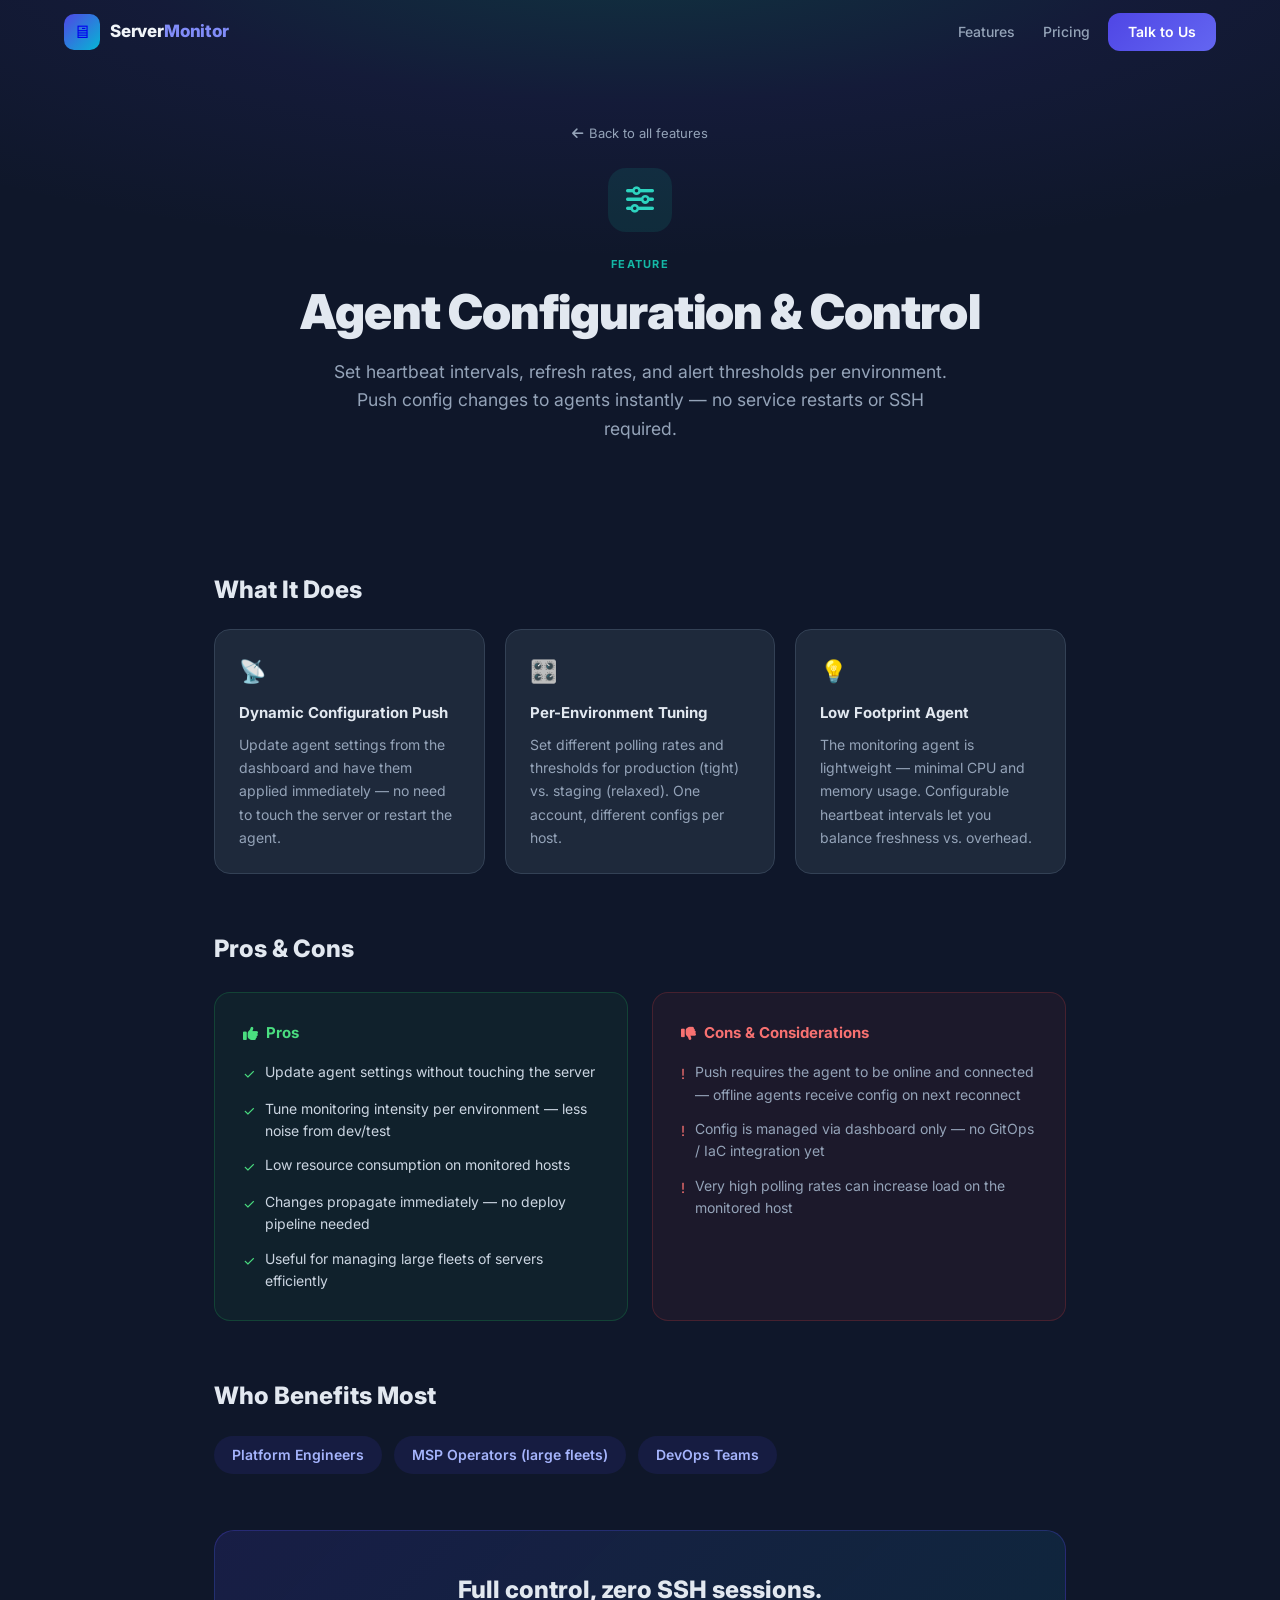
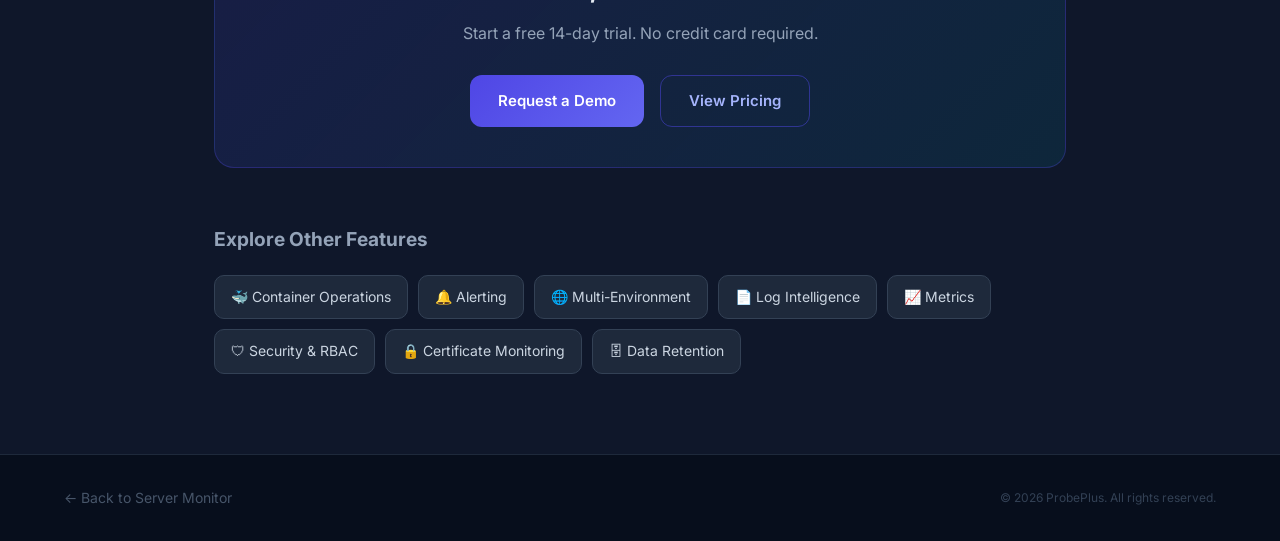
<file: features/agent-config.html>
<!DOCTYPE html>
<html lang="en">
<head>
  <meta charset="UTF-8" />
  <meta name="viewport" content="width=device-width, initial-scale=1.0" />
  <title>Agent Configuration &amp; Control — Server Monitor</title>
  <meta name="description" content="Set heartbeat intervals, refresh rates, and alert thresholds per environment. Push config changes to agents instantly — no restarts needed." />
  <link rel="preconnect" href="https://fonts.googleapis.com" />
  <link rel="preconnect" href="https://fonts.gstatic.com" crossorigin />
  <link href="https://fonts.googleapis.com/css2?family=Inter:wght@400;500;600;700;800;900&display=swap" rel="stylesheet" />
  <link rel="stylesheet" href="https://cdnjs.cloudflare.com/ajax/libs/font-awesome/6.5.0/css/all.min.css" crossorigin="anonymous" />
  <link rel="stylesheet" href="../assets/style.css" />
</head>
<body>
<nav id="navbar" role="navigation" aria-label="Main navigation">
  <div class="container">
    <div class="flex items-center justify-between" style="height:64px;">
      <a href="../index.html" style="display:flex;align-items:center;gap:10px;text-decoration:none;">
        <div style="width:36px;height:36px;border-radius:10px;background:linear-gradient(135deg,#4f46e5,#06b6d4);display:flex;align-items:center;justify-content:center;font-size:18px;">🖥</div>
        <span style="font-weight:800;font-size:17px;color:#f1f5f9;letter-spacing:-0.01em;">Server<span style="color:#818cf8;">Monitor</span></span>
      </a>
      <div class="flex items-center" style="display:flex;gap:8px;" id="nav-links">
        <a href="../index.html#features" style="color:#94a3b8;font-size:14px;font-weight:500;text-decoration:none;padding:6px 10px;border-radius:8px;" onmouseover="this.style.color='#a5b4fc'" onmouseout="this.style.color='#94a3b8'">Features</a>
        <a href="../index.html#pricing"  style="color:#94a3b8;font-size:14px;font-weight:500;text-decoration:none;padding:6px 10px;border-radius:8px;" onmouseover="this.style.color='#a5b4fc'" onmouseout="this.style.color='#94a3b8'">Pricing</a>
        <a href="../index.html#contact"  class="btn-primary" style="padding:8px 20px;font-size:14px;">Talk to Us</a>
      </div>
      <button id="nav-toggle" aria-label="Toggle menu" aria-expanded="false" style="display:none;background:none;border:none;cursor:pointer;padding:8px;color:#94a3b8;font-size:20px;"><i class="fa fa-bars"></i></button>
    </div>
  </div>
  <div id="mobile-menu" role="menu">
    <a href="../index.html#features">Features</a>
    <a href="../index.html#pricing">Pricing</a>
    <a href="../index.html#contact" style="color:#a5b4fc;font-weight:600;">Talk to Us →</a>
  </div>
</nav>
<style>
@media (max-width: 768px) { #nav-links { display: none !important; } #nav-toggle { display: block !important; } }
.container { width: 100%; max-width: 1200px; margin: 0 auto; padding: 0 24px; }
.flex { display: flex; } .items-center { align-items: center; } .justify-between { justify-content: space-between; }
</style>

<section style="padding:120px 0 72px;background:radial-gradient(ellipse 80% 60% at 50% -10%,rgba(20,184,166,0.18) 0%,rgba(79,70,229,0.08) 50%,transparent 100%);">
  <div class="container" style="max-width:860px;text-align:center;">
    <a href="../index.html#features" style="display:inline-flex;align-items:center;gap:6px;color:#94a3b8;font-size:13px;text-decoration:none;margin-bottom:24px;" onmouseover="this.style.color='#a5b4fc'" onmouseout="this.style.color='#94a3b8'"><i class="fa fa-arrow-left"></i> Back to all features</a>
    <div style="width:64px;height:64px;border-radius:18px;background:rgba(20,184,166,0.12);display:flex;align-items:center;justify-content:center;margin:0 auto 24px;font-size:28px;"><i class="fa fa-sliders" style="color:#2dd4bf;"></i></div>
    <p style="font-size:11px;font-weight:700;letter-spacing:0.12em;text-transform:uppercase;color:#14b8a6;margin-bottom:12px;">Feature</p>
    <h1 style="font-size:clamp(2rem,4vw,3rem);font-weight:900;line-height:1.1;letter-spacing:-0.02em;margin-bottom:20px;">Agent Configuration &amp; Control</h1>
    <p style="font-size:1.1rem;color:#94a3b8;max-width:620px;margin:0 auto;">Set heartbeat intervals, refresh rates, and alert thresholds per environment. Push config changes to agents instantly — no service restarts or SSH required.</p>
  </div>
</section>

<main style="padding:0 0 80px;">
  <div class="container" style="max-width:900px;">
    <section style="padding:56px 0 0;">
      <h2 style="font-size:1.5rem;font-weight:800;margin-bottom:20px;">What It Does</h2>
      <div style="display:grid;grid-template-columns:repeat(auto-fit,minmax(240px,1fr));gap:20px;">
        <div style="background:#1e293b;border:1px solid #334155;border-radius:16px;padding:24px;">
          <div style="font-size:22px;margin-bottom:12px;">📡</div>
          <h3 style="font-weight:700;font-size:15px;margin-bottom:8px;">Dynamic Configuration Push</h3>
          <p style="color:#94a3b8;font-size:14px;line-height:1.65;">Update agent settings from the dashboard and have them applied immediately — no need to touch the server or restart the agent.</p>
        </div>
        <div style="background:#1e293b;border:1px solid #334155;border-radius:16px;padding:24px;">
          <div style="font-size:22px;margin-bottom:12px;">🎛️</div>
          <h3 style="font-weight:700;font-size:15px;margin-bottom:8px;">Per-Environment Tuning</h3>
          <p style="color:#94a3b8;font-size:14px;line-height:1.65;">Set different polling rates and thresholds for production (tight) vs. staging (relaxed). One account, different configs per host.</p>
        </div>
        <div style="background:#1e293b;border:1px solid #334155;border-radius:16px;padding:24px;">
          <div style="font-size:22px;margin-bottom:12px;">💡</div>
          <h3 style="font-weight:700;font-size:15px;margin-bottom:8px;">Low Footprint Agent</h3>
          <p style="color:#94a3b8;font-size:14px;line-height:1.65;">The monitoring agent is lightweight — minimal CPU and memory usage. Configurable heartbeat intervals let you balance freshness vs. overhead.</p>
        </div>
      </div>
    </section>

    <section style="padding:56px 0 0;">
      <h2 style="font-size:1.5rem;font-weight:800;margin-bottom:24px;">Pros &amp; Cons</h2>
      <div style="display:grid;grid-template-columns:1fr 1fr;gap:24px;">
        <div style="background:rgba(34,197,94,0.06);border:1px solid rgba(34,197,94,0.2);border-radius:16px;padding:28px;">
          <h3 style="font-size:15px;font-weight:700;color:#4ade80;margin-bottom:16px;display:flex;align-items:center;gap:8px;"><i class="fa fa-thumbs-up"></i> Pros</h3>
          <ul style="list-style:none;display:flex;flex-direction:column;gap:12px;">
            <li style="display:flex;gap:10px;font-size:14px;color:#cbd5e1;"><span style="color:#4ade80;margin-top:2px;">✓</span> Update agent settings without touching the server</li>
            <li style="display:flex;gap:10px;font-size:14px;color:#cbd5e1;"><span style="color:#4ade80;margin-top:2px;">✓</span> Tune monitoring intensity per environment — less noise from dev/test</li>
            <li style="display:flex;gap:10px;font-size:14px;color:#cbd5e1;"><span style="color:#4ade80;margin-top:2px;">✓</span> Low resource consumption on monitored hosts</li>
            <li style="display:flex;gap:10px;font-size:14px;color:#cbd5e1;"><span style="color:#4ade80;margin-top:2px;">✓</span> Changes propagate immediately — no deploy pipeline needed</li>
            <li style="display:flex;gap:10px;font-size:14px;color:#cbd5e1;"><span style="color:#4ade80;margin-top:2px;">✓</span> Useful for managing large fleets of servers efficiently</li>
          </ul>
        </div>
        <div style="background:rgba(239,68,68,0.06);border:1px solid rgba(239,68,68,0.2);border-radius:16px;padding:28px;">
          <h3 style="font-size:15px;font-weight:700;color:#f87171;margin-bottom:16px;display:flex;align-items:center;gap:8px;"><i class="fa fa-thumbs-down"></i> Cons &amp; Considerations</h3>
          <ul style="list-style:none;display:flex;flex-direction:column;gap:12px;">
            <li style="display:flex;gap:10px;font-size:14px;color:#94a3b8;"><span style="color:#f87171;margin-top:2px;">!</span> Push requires the agent to be online and connected — offline agents receive config on next reconnect</li>
            <li style="display:flex;gap:10px;font-size:14px;color:#94a3b8;"><span style="color:#f87171;margin-top:2px;">!</span> Config is managed via dashboard only — no GitOps / IaC integration yet</li>
            <li style="display:flex;gap:10px;font-size:14px;color:#94a3b8;"><span style="color:#f87171;margin-top:2px;">!</span> Very high polling rates can increase load on the monitored host</li>
          </ul>
        </div>
      </div>
    </section>

    <section style="padding:56px 0 0;">
      <h2 style="font-size:1.5rem;font-weight:800;margin-bottom:20px;">Who Benefits Most</h2>
      <div style="display:flex;flex-wrap:wrap;gap:12px;">
        <span style="background:rgba(79,70,229,0.12);color:#a5b4fc;padding:8px 18px;border-radius:999px;font-size:14px;font-weight:600;">Platform Engineers</span>
        <span style="background:rgba(79,70,229,0.12);color:#a5b4fc;padding:8px 18px;border-radius:999px;font-size:14px;font-weight:600;">MSP Operators (large fleets)</span>
        <span style="background:rgba(79,70,229,0.12);color:#a5b4fc;padding:8px 18px;border-radius:999px;font-size:14px;font-weight:600;">DevOps Teams</span>
      </div>
    </section>

    <section style="padding:56px 0 0;">
      <div style="background:linear-gradient(135deg,rgba(79,70,229,0.15),rgba(6,182,212,0.1));border:1px solid rgba(79,70,229,0.3);border-radius:20px;padding:40px;text-align:center;">
        <h2 style="font-size:1.5rem;font-weight:800;margin-bottom:12px;">Full control, zero SSH sessions.</h2>
        <p style="color:#94a3b8;margin-bottom:28px;max-width:480px;margin-left:auto;margin-right:auto;">Start a free 14-day trial. No credit card required.</p>
        <div style="display:flex;gap:16px;justify-content:center;flex-wrap:wrap;">
          <a href="../index.html#contact" class="btn-primary">Request a Demo</a>
          <a href="../index.html#pricing" class="btn-outline">View Pricing</a>
        </div>
      </div>
    </section>

    <section style="padding:56px 0 0;">
      <h2 style="font-size:1.2rem;font-weight:700;color:#94a3b8;margin-bottom:20px;">Explore Other Features</h2>
      <div style="display:flex;flex-wrap:wrap;gap:10px;">
        <a href="container-operations.html" style="background:#1e293b;border:1px solid #334155;border-radius:10px;padding:10px 16px;font-size:14px;color:#cbd5e1;text-decoration:none;" onmouseover="this.style.borderColor='rgba(79,70,229,0.5)'" onmouseout="this.style.borderColor='#334155'">🐳 Container Operations</a>
        <a href="alerting.html" style="background:#1e293b;border:1px solid #334155;border-radius:10px;padding:10px 16px;font-size:14px;color:#cbd5e1;text-decoration:none;" onmouseover="this.style.borderColor='rgba(79,70,229,0.5)'" onmouseout="this.style.borderColor='#334155'">🔔 Alerting</a>
        <a href="multi-environment.html" style="background:#1e293b;border:1px solid #334155;border-radius:10px;padding:10px 16px;font-size:14px;color:#cbd5e1;text-decoration:none;" onmouseover="this.style.borderColor='rgba(79,70,229,0.5)'" onmouseout="this.style.borderColor='#334155'">🌐 Multi-Environment</a>
        <a href="log-intelligence.html" style="background:#1e293b;border:1px solid #334155;border-radius:10px;padding:10px 16px;font-size:14px;color:#cbd5e1;text-decoration:none;" onmouseover="this.style.borderColor='rgba(79,70,229,0.5)'" onmouseout="this.style.borderColor='#334155'">📄 Log Intelligence</a>
        <a href="metrics.html" style="background:#1e293b;border:1px solid #334155;border-radius:10px;padding:10px 16px;font-size:14px;color:#cbd5e1;text-decoration:none;" onmouseover="this.style.borderColor='rgba(79,70,229,0.5)'" onmouseout="this.style.borderColor='#334155'">📈 Metrics</a>
        <a href="security-rbac.html" style="background:#1e293b;border:1px solid #334155;border-radius:10px;padding:10px 16px;font-size:14px;color:#cbd5e1;text-decoration:none;" onmouseover="this.style.borderColor='rgba(79,70,229,0.5)'" onmouseout="this.style.borderColor='#334155'">🛡 Security &amp; RBAC</a>
        <a href="certificate-monitoring.html" style="background:#1e293b;border:1px solid #334155;border-radius:10px;padding:10px 16px;font-size:14px;color:#cbd5e1;text-decoration:none;" onmouseover="this.style.borderColor='rgba(79,70,229,0.5)'" onmouseout="this.style.borderColor='#334155'">🔒 Certificate Monitoring</a>
        <a href="data-retention.html" style="background:#1e293b;border:1px solid #334155;border-radius:10px;padding:10px 16px;font-size:14px;color:#cbd5e1;text-decoration:none;" onmouseover="this.style.borderColor='rgba(79,70,229,0.5)'" onmouseout="this.style.borderColor='#334155'">🗄 Data Retention</a>
      </div>
    </section>
  </div>
</main>
<footer style="background:#070e1c;border-top:1px solid #1e293b;padding:32px 0;">
  <div class="container" style="display:flex;align-items:center;justify-content:space-between;flex-wrap:wrap;gap:16px;">
    <a href="../index.html" style="font-size:14px;color:#475569;text-decoration:none;">← Back to Server Monitor</a>
    <p style="font-size:12px;color:#334155;">© 2026 ProbePlus. All rights reserved.</p>
  </div>
</footer>
<script src="../assets/app.js"></script>
</body>
</html>
</file>
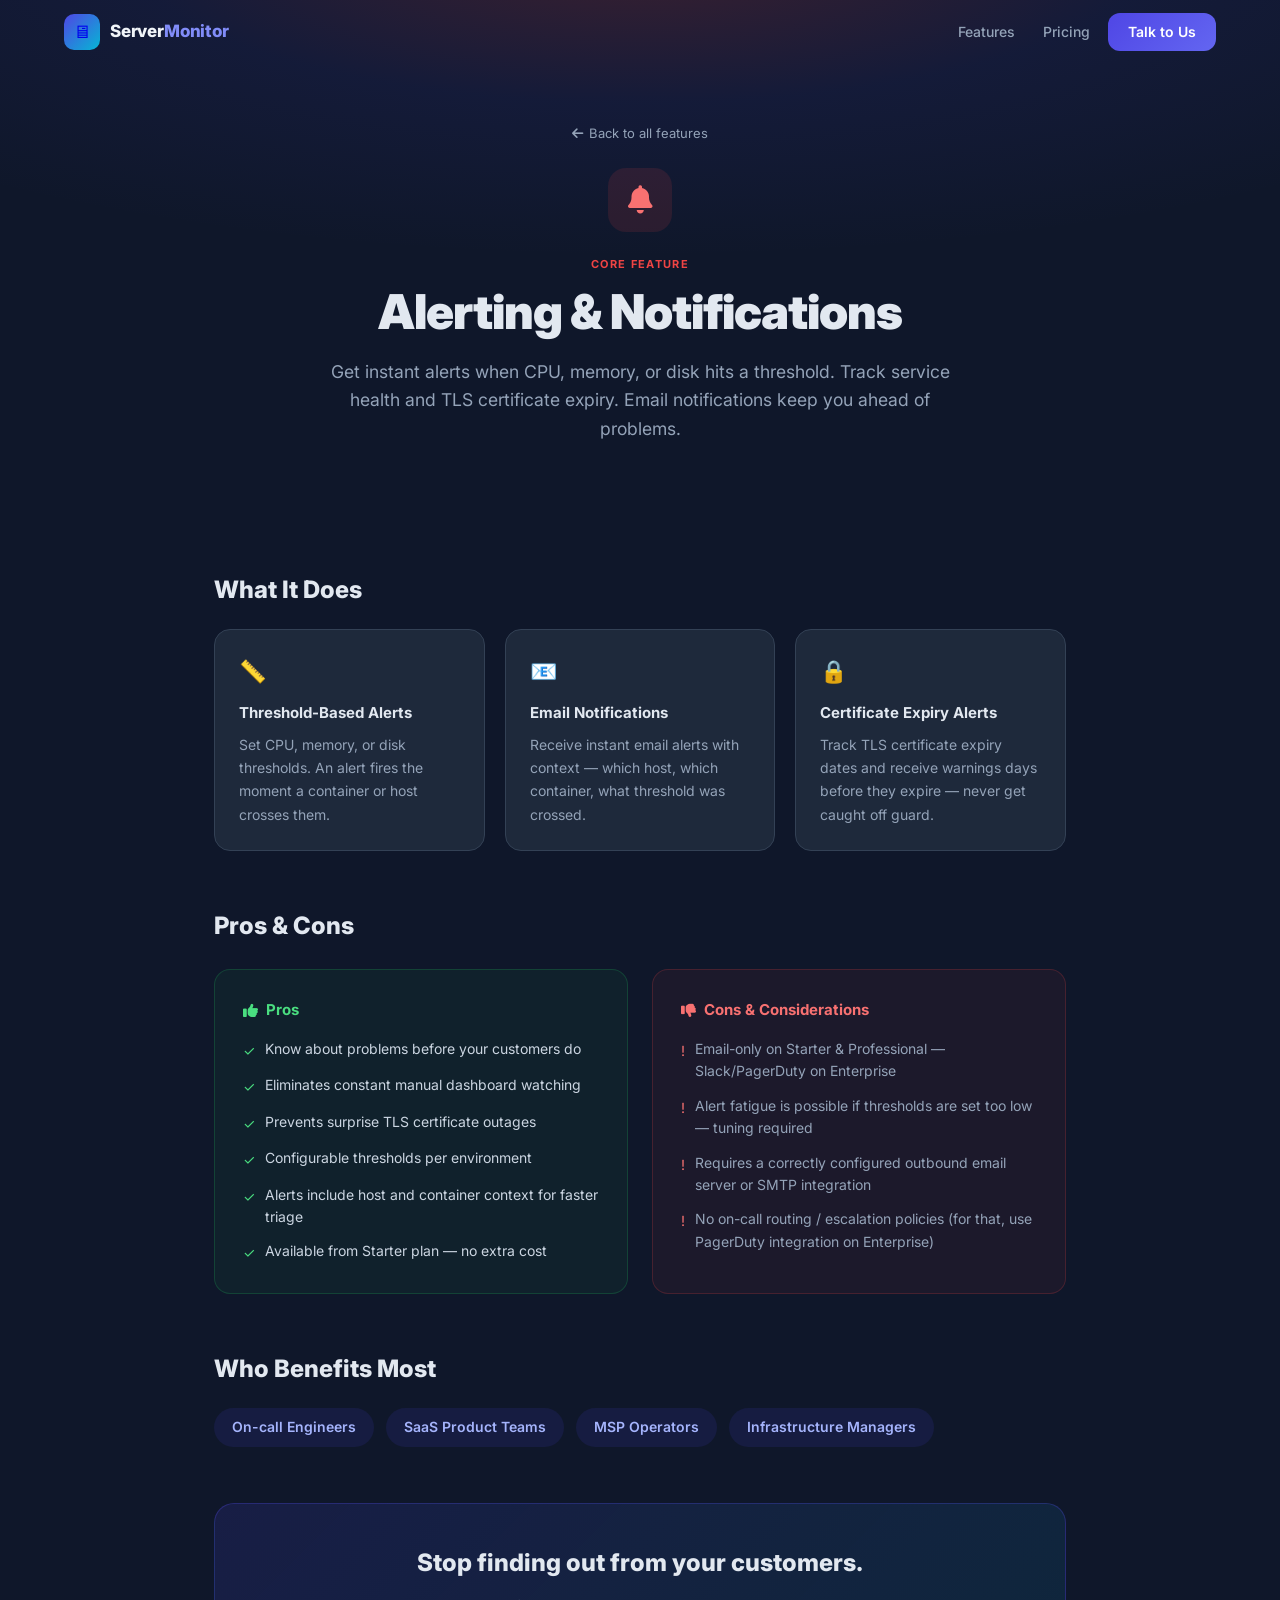
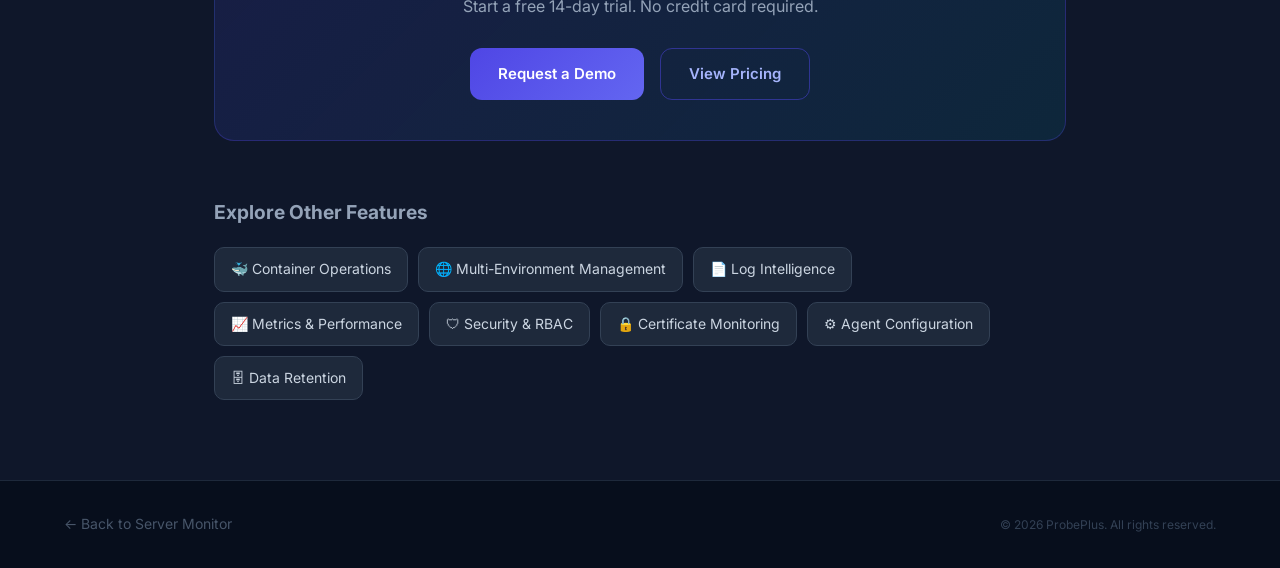
<file: features/alerting.html>
<!DOCTYPE html>
<html lang="en">
<head>
  <meta charset="UTF-8" />
  <meta name="viewport" content="width=device-width, initial-scale=1.0" />
  <title>Alerting &amp; Notifications — Server Monitor</title>
  <meta name="description" content="Get proactive alerts when CPU, memory, or disk hits a threshold. Email notifications keep you ahead of outages before users are affected." />
  <link rel="preconnect" href="https://fonts.googleapis.com" />
  <link rel="preconnect" href="https://fonts.gstatic.com" crossorigin />
  <link href="https://fonts.googleapis.com/css2?family=Inter:wght@400;500;600;700;800;900&display=swap" rel="stylesheet" />
  <link rel="stylesheet" href="https://cdnjs.cloudflare.com/ajax/libs/font-awesome/6.5.0/css/all.min.css" crossorigin="anonymous" />
  <link rel="stylesheet" href="../assets/style.css" />
</head>
<body>

<nav id="navbar" role="navigation" aria-label="Main navigation">
  <div class="container">
    <div class="flex items-center justify-between" style="height:64px;">
      <a href="../index.html" style="display:flex;align-items:center;gap:10px;text-decoration:none;">
        <div style="width:36px;height:36px;border-radius:10px;background:linear-gradient(135deg,#4f46e5,#06b6d4);display:flex;align-items:center;justify-content:center;font-size:18px;">🖥</div>
        <span style="font-weight:800;font-size:17px;color:#f1f5f9;letter-spacing:-0.01em;">Server<span style="color:#818cf8;">Monitor</span></span>
      </a>
      <div class="flex items-center" style="display:flex;gap:8px;" id="nav-links">
        <a href="../index.html#features" style="color:#94a3b8;font-size:14px;font-weight:500;text-decoration:none;padding:6px 10px;border-radius:8px;" onmouseover="this.style.color='#a5b4fc'" onmouseout="this.style.color='#94a3b8'">Features</a>
        <a href="../index.html#pricing"  style="color:#94a3b8;font-size:14px;font-weight:500;text-decoration:none;padding:6px 10px;border-radius:8px;" onmouseover="this.style.color='#a5b4fc'" onmouseout="this.style.color='#94a3b8'">Pricing</a>
        <a href="../index.html#contact"  class="btn-primary" style="padding:8px 20px;font-size:14px;">Talk to Us</a>
      </div>
      <button id="nav-toggle" aria-label="Toggle menu" aria-expanded="false" style="display:none;background:none;border:none;cursor:pointer;padding:8px;color:#94a3b8;font-size:20px;"><i class="fa fa-bars"></i></button>
    </div>
  </div>
  <div id="mobile-menu" role="menu">
    <a href="../index.html#features">Features</a>
    <a href="../index.html#pricing">Pricing</a>
    <a href="../index.html#contact" style="color:#a5b4fc;font-weight:600;">Talk to Us →</a>
  </div>
</nav>
<style>
@media (max-width: 768px) { #nav-links { display: none !important; } #nav-toggle { display: block !important; } }
.container { width: 100%; max-width: 1200px; margin: 0 auto; padding: 0 24px; }
.flex { display: flex; } .items-center { align-items: center; } .justify-between { justify-content: space-between; }
</style>

<!-- HERO -->
<section style="padding:120px 0 72px;background:radial-gradient(ellipse 80% 60% at 50% -10%,rgba(239,68,68,0.2) 0%,rgba(79,70,229,0.08) 50%,transparent 100%);">
  <div class="container" style="max-width:860px;text-align:center;">
    <a href="../index.html#features" style="display:inline-flex;align-items:center;gap:6px;color:#94a3b8;font-size:13px;text-decoration:none;margin-bottom:24px;" onmouseover="this.style.color='#a5b4fc'" onmouseout="this.style.color='#94a3b8'">
      <i class="fa fa-arrow-left"></i> Back to all features
    </a>
    <div style="width:64px;height:64px;border-radius:18px;background:rgba(239,68,68,0.12);display:flex;align-items:center;justify-content:center;margin:0 auto 24px;font-size:28px;">
      <i class="fa fa-bell" style="color:#f87171;"></i>
    </div>
    <p style="font-size:11px;font-weight:700;letter-spacing:0.12em;text-transform:uppercase;color:#ef4444;margin-bottom:12px;">Core Feature</p>
    <h1 style="font-size:clamp(2rem,4vw,3rem);font-weight:900;line-height:1.1;letter-spacing:-0.02em;margin-bottom:20px;">Alerting &amp; Notifications</h1>
    <p style="font-size:1.1rem;color:#94a3b8;max-width:620px;margin:0 auto;">
      Get instant alerts when CPU, memory, or disk hits a threshold. Track service health and TLS certificate expiry. Email notifications keep you ahead of problems.
    </p>
  </div>
</section>

<!-- MAIN CONTENT -->
<main style="padding:0 0 80px;">
  <div class="container" style="max-width:900px;">

    <section style="padding:56px 0 0;">
      <h2 style="font-size:1.5rem;font-weight:800;margin-bottom:20px;">What It Does</h2>
      <div style="display:grid;grid-template-columns:repeat(auto-fit,minmax(240px,1fr));gap:20px;">
        <div style="background:#1e293b;border:1px solid #334155;border-radius:16px;padding:24px;">
          <div style="font-size:22px;margin-bottom:12px;">📏</div>
          <h3 style="font-weight:700;font-size:15px;margin-bottom:8px;">Threshold-Based Alerts</h3>
          <p style="color:#94a3b8;font-size:14px;line-height:1.65;">Set CPU, memory, or disk thresholds. An alert fires the moment a container or host crosses them.</p>
        </div>
        <div style="background:#1e293b;border:1px solid #334155;border-radius:16px;padding:24px;">
          <div style="font-size:22px;margin-bottom:12px;">📧</div>
          <h3 style="font-weight:700;font-size:15px;margin-bottom:8px;">Email Notifications</h3>
          <p style="color:#94a3b8;font-size:14px;line-height:1.65;">Receive instant email alerts with context — which host, which container, what threshold was crossed.</p>
        </div>
        <div style="background:#1e293b;border:1px solid #334155;border-radius:16px;padding:24px;">
          <div style="font-size:22px;margin-bottom:12px;">🔒</div>
          <h3 style="font-weight:700;font-size:15px;margin-bottom:8px;">Certificate Expiry Alerts</h3>
          <p style="color:#94a3b8;font-size:14px;line-height:1.65;">Track TLS certificate expiry dates and receive warnings days before they expire — never get caught off guard.</p>
        </div>
      </div>
    </section>

    <section style="padding:56px 0 0;">
      <h2 style="font-size:1.5rem;font-weight:800;margin-bottom:24px;">Pros &amp; Cons</h2>
      <div style="display:grid;grid-template-columns:1fr 1fr;gap:24px;">
        <div style="background:rgba(34,197,94,0.06);border:1px solid rgba(34,197,94,0.2);border-radius:16px;padding:28px;">
          <h3 style="font-size:15px;font-weight:700;color:#4ade80;margin-bottom:16px;display:flex;align-items:center;gap:8px;"><i class="fa fa-thumbs-up"></i> Pros</h3>
          <ul style="list-style:none;display:flex;flex-direction:column;gap:12px;">
            <li style="display:flex;gap:10px;font-size:14px;color:#cbd5e1;"><span style="color:#4ade80;margin-top:2px;">✓</span> Know about problems before your customers do</li>
            <li style="display:flex;gap:10px;font-size:14px;color:#cbd5e1;"><span style="color:#4ade80;margin-top:2px;">✓</span> Eliminates constant manual dashboard watching</li>
            <li style="display:flex;gap:10px;font-size:14px;color:#cbd5e1;"><span style="color:#4ade80;margin-top:2px;">✓</span> Prevents surprise TLS certificate outages</li>
            <li style="display:flex;gap:10px;font-size:14px;color:#cbd5e1;"><span style="color:#4ade80;margin-top:2px;">✓</span> Configurable thresholds per environment</li>
            <li style="display:flex;gap:10px;font-size:14px;color:#cbd5e1;"><span style="color:#4ade80;margin-top:2px;">✓</span> Alerts include host and container context for faster triage</li>
            <li style="display:flex;gap:10px;font-size:14px;color:#cbd5e1;"><span style="color:#4ade80;margin-top:2px;">✓</span> Available from Starter plan — no extra cost</li>
          </ul>
        </div>
        <div style="background:rgba(239,68,68,0.06);border:1px solid rgba(239,68,68,0.2);border-radius:16px;padding:28px;">
          <h3 style="font-size:15px;font-weight:700;color:#f87171;margin-bottom:16px;display:flex;align-items:center;gap:8px;"><i class="fa fa-thumbs-down"></i> Cons &amp; Considerations</h3>
          <ul style="list-style:none;display:flex;flex-direction:column;gap:12px;">
            <li style="display:flex;gap:10px;font-size:14px;color:#94a3b8;"><span style="color:#f87171;margin-top:2px;">!</span> Email-only on Starter &amp; Professional — Slack/PagerDuty on Enterprise</li>
            <li style="display:flex;gap:10px;font-size:14px;color:#94a3b8;"><span style="color:#f87171;margin-top:2px;">!</span> Alert fatigue is possible if thresholds are set too low — tuning required</li>
            <li style="display:flex;gap:10px;font-size:14px;color:#94a3b8;"><span style="color:#f87171;margin-top:2px;">!</span> Requires a correctly configured outbound email server or SMTP integration</li>
            <li style="display:flex;gap:10px;font-size:14px;color:#94a3b8;"><span style="color:#f87171;margin-top:2px;">!</span> No on-call routing / escalation policies (for that, use PagerDuty integration on Enterprise)</li>
          </ul>
        </div>
      </div>
    </section>

    <section style="padding:56px 0 0;">
      <h2 style="font-size:1.5rem;font-weight:800;margin-bottom:20px;">Who Benefits Most</h2>
      <div style="display:flex;flex-wrap:wrap;gap:12px;">
        <span style="background:rgba(79,70,229,0.12);color:#a5b4fc;padding:8px 18px;border-radius:999px;font-size:14px;font-weight:600;">On-call Engineers</span>
        <span style="background:rgba(79,70,229,0.12);color:#a5b4fc;padding:8px 18px;border-radius:999px;font-size:14px;font-weight:600;">SaaS Product Teams</span>
        <span style="background:rgba(79,70,229,0.12);color:#a5b4fc;padding:8px 18px;border-radius:999px;font-size:14px;font-weight:600;">MSP Operators</span>
        <span style="background:rgba(79,70,229,0.12);color:#a5b4fc;padding:8px 18px;border-radius:999px;font-size:14px;font-weight:600;">Infrastructure Managers</span>
      </div>
    </section>

    <section style="padding:56px 0 0;">
      <div style="background:linear-gradient(135deg,rgba(79,70,229,0.15),rgba(6,182,212,0.1));border:1px solid rgba(79,70,229,0.3);border-radius:20px;padding:40px;text-align:center;">
        <h2 style="font-size:1.5rem;font-weight:800;margin-bottom:12px;">Stop finding out from your customers.</h2>
        <p style="color:#94a3b8;margin-bottom:28px;max-width:480px;margin-left:auto;margin-right:auto;">Start a free 14-day trial. No credit card required.</p>
        <div style="display:flex;gap:16px;justify-content:center;flex-wrap:wrap;">
          <a href="../index.html#contact" class="btn-primary">Request a Demo</a>
          <a href="../index.html#pricing" class="btn-outline">View Pricing</a>
        </div>
      </div>
    </section>

    <section style="padding:56px 0 0;">
      <h2 style="font-size:1.2rem;font-weight:700;color:#94a3b8;margin-bottom:20px;">Explore Other Features</h2>
      <div style="display:flex;flex-wrap:wrap;gap:10px;">
        <a href="container-operations.html" style="background:#1e293b;border:1px solid #334155;border-radius:10px;padding:10px 16px;font-size:14px;color:#cbd5e1;text-decoration:none;" onmouseover="this.style.borderColor='rgba(79,70,229,0.5)'" onmouseout="this.style.borderColor='#334155'">🐳 Container Operations</a>
        <a href="multi-environment.html" style="background:#1e293b;border:1px solid #334155;border-radius:10px;padding:10px 16px;font-size:14px;color:#cbd5e1;text-decoration:none;" onmouseover="this.style.borderColor='rgba(79,70,229,0.5)'" onmouseout="this.style.borderColor='#334155'">🌐 Multi-Environment Management</a>
        <a href="log-intelligence.html" style="background:#1e293b;border:1px solid #334155;border-radius:10px;padding:10px 16px;font-size:14px;color:#cbd5e1;text-decoration:none;" onmouseover="this.style.borderColor='rgba(79,70,229,0.5)'" onmouseout="this.style.borderColor='#334155'">📄 Log Intelligence</a>
        <a href="metrics.html" style="background:#1e293b;border:1px solid #334155;border-radius:10px;padding:10px 16px;font-size:14px;color:#cbd5e1;text-decoration:none;" onmouseover="this.style.borderColor='rgba(79,70,229,0.5)'" onmouseout="this.style.borderColor='#334155'">📈 Metrics &amp; Performance</a>
        <a href="security-rbac.html" style="background:#1e293b;border:1px solid #334155;border-radius:10px;padding:10px 16px;font-size:14px;color:#cbd5e1;text-decoration:none;" onmouseover="this.style.borderColor='rgba(79,70,229,0.5)'" onmouseout="this.style.borderColor='#334155'">🛡 Security &amp; RBAC</a>
        <a href="certificate-monitoring.html" style="background:#1e293b;border:1px solid #334155;border-radius:10px;padding:10px 16px;font-size:14px;color:#cbd5e1;text-decoration:none;" onmouseover="this.style.borderColor='rgba(79,70,229,0.5)'" onmouseout="this.style.borderColor='#334155'">🔒 Certificate Monitoring</a>
        <a href="agent-config.html" style="background:#1e293b;border:1px solid #334155;border-radius:10px;padding:10px 16px;font-size:14px;color:#cbd5e1;text-decoration:none;" onmouseover="this.style.borderColor='rgba(79,70,229,0.5)'" onmouseout="this.style.borderColor='#334155'">⚙️ Agent Configuration</a>
        <a href="data-retention.html" style="background:#1e293b;border:1px solid #334155;border-radius:10px;padding:10px 16px;font-size:14px;color:#cbd5e1;text-decoration:none;" onmouseover="this.style.borderColor='rgba(79,70,229,0.5)'" onmouseout="this.style.borderColor='#334155'">🗄 Data Retention</a>
      </div>
    </section>

  </div>
</main>

<footer style="background:#070e1c;border-top:1px solid #1e293b;padding:32px 0;">
  <div class="container" style="display:flex;align-items:center;justify-content:space-between;flex-wrap:wrap;gap:16px;">
    <a href="../index.html" style="font-size:14px;color:#475569;text-decoration:none;">← Back to Server Monitor</a>
    <p style="font-size:12px;color:#334155;">© 2026 ProbePlus. All rights reserved.</p>
  </div>
</footer>

<script src="../assets/app.js"></script>
</body>
</html>
</file>
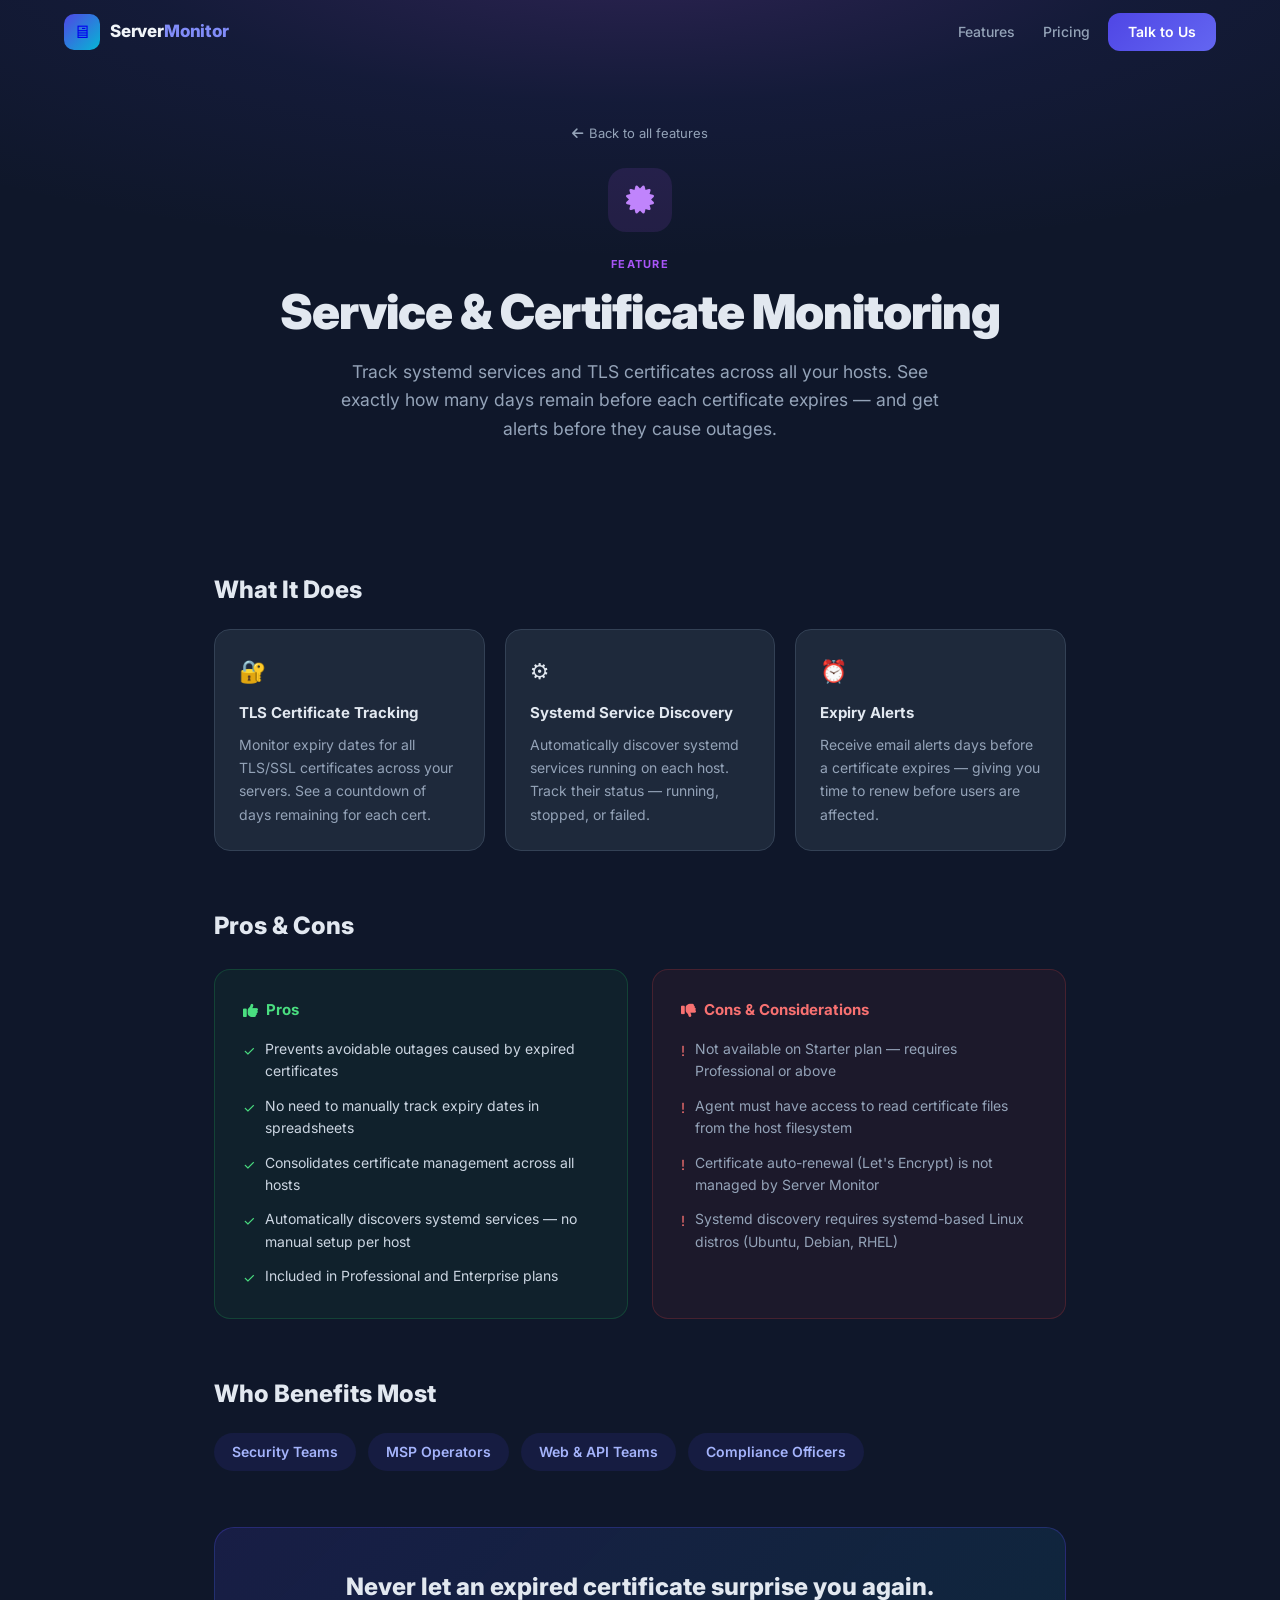
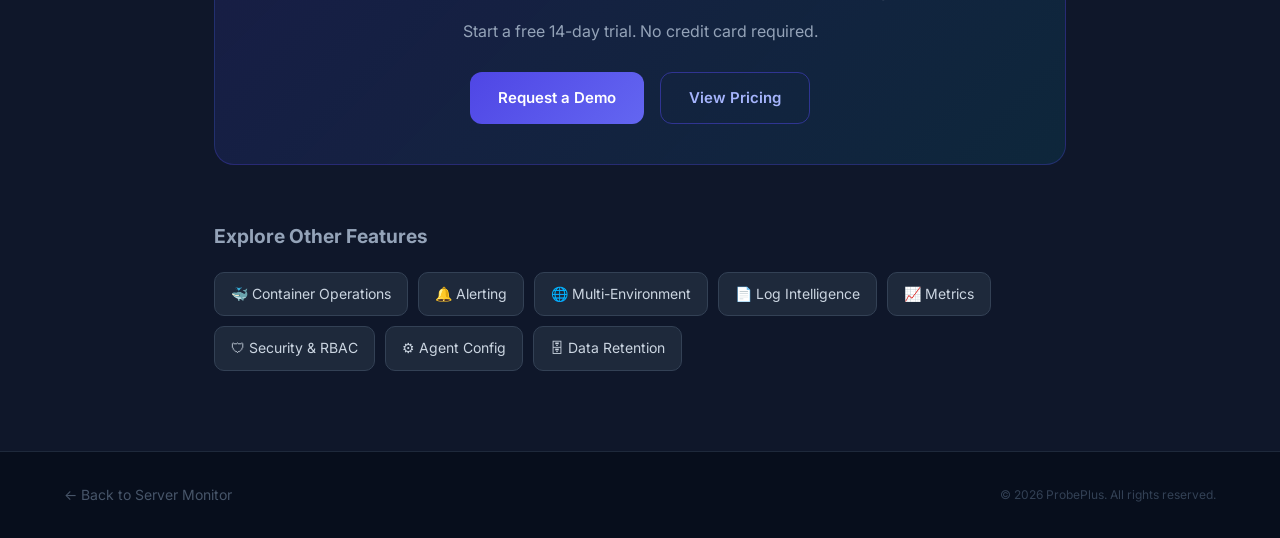
<file: features/certificate-monitoring.html>
<!DOCTYPE html>
<html lang="en">
<head>
  <meta charset="UTF-8" />
  <meta name="viewport" content="width=device-width, initial-scale=1.0" />
  <title>Service &amp; Certificate Monitoring — Server Monitor</title>
  <meta name="description" content="Track systemd services and TLS certificates. See days until each certificate expires and get alerts before they cause an outage." />
  <link rel="preconnect" href="https://fonts.googleapis.com" />
  <link rel="preconnect" href="https://fonts.gstatic.com" crossorigin />
  <link href="https://fonts.googleapis.com/css2?family=Inter:wght@400;500;600;700;800;900&display=swap" rel="stylesheet" />
  <link rel="stylesheet" href="https://cdnjs.cloudflare.com/ajax/libs/font-awesome/6.5.0/css/all.min.css" crossorigin="anonymous" />
  <link rel="stylesheet" href="../assets/style.css" />
</head>
<body>
<nav id="navbar" role="navigation" aria-label="Main navigation">
  <div class="container">
    <div class="flex items-center justify-between" style="height:64px;">
      <a href="../index.html" style="display:flex;align-items:center;gap:10px;text-decoration:none;">
        <div style="width:36px;height:36px;border-radius:10px;background:linear-gradient(135deg,#4f46e5,#06b6d4);display:flex;align-items:center;justify-content:center;font-size:18px;">🖥</div>
        <span style="font-weight:800;font-size:17px;color:#f1f5f9;letter-spacing:-0.01em;">Server<span style="color:#818cf8;">Monitor</span></span>
      </a>
      <div class="flex items-center" style="display:flex;gap:8px;" id="nav-links">
        <a href="../index.html#features" style="color:#94a3b8;font-size:14px;font-weight:500;text-decoration:none;padding:6px 10px;border-radius:8px;" onmouseover="this.style.color='#a5b4fc'" onmouseout="this.style.color='#94a3b8'">Features</a>
        <a href="../index.html#pricing"  style="color:#94a3b8;font-size:14px;font-weight:500;text-decoration:none;padding:6px 10px;border-radius:8px;" onmouseover="this.style.color='#a5b4fc'" onmouseout="this.style.color='#94a3b8'">Pricing</a>
        <a href="../index.html#contact"  class="btn-primary" style="padding:8px 20px;font-size:14px;">Talk to Us</a>
      </div>
      <button id="nav-toggle" aria-label="Toggle menu" aria-expanded="false" style="display:none;background:none;border:none;cursor:pointer;padding:8px;color:#94a3b8;font-size:20px;"><i class="fa fa-bars"></i></button>
    </div>
  </div>
  <div id="mobile-menu" role="menu">
    <a href="../index.html#features">Features</a>
    <a href="../index.html#pricing">Pricing</a>
    <a href="../index.html#contact" style="color:#a5b4fc;font-weight:600;">Talk to Us →</a>
  </div>
</nav>
<style>
@media (max-width: 768px) { #nav-links { display: none !important; } #nav-toggle { display: block !important; } }
.container { width: 100%; max-width: 1200px; margin: 0 auto; padding: 0 24px; }
.flex { display: flex; } .items-center { align-items: center; } .justify-between { justify-content: space-between; }
</style>

<section style="padding:120px 0 72px;background:radial-gradient(ellipse 80% 60% at 50% -10%,rgba(168,85,247,0.2) 0%,rgba(79,70,229,0.08) 50%,transparent 100%);">
  <div class="container" style="max-width:860px;text-align:center;">
    <a href="../index.html#features" style="display:inline-flex;align-items:center;gap:6px;color:#94a3b8;font-size:13px;text-decoration:none;margin-bottom:24px;" onmouseover="this.style.color='#a5b4fc'" onmouseout="this.style.color='#94a3b8'"><i class="fa fa-arrow-left"></i> Back to all features</a>
    <div style="width:64px;height:64px;border-radius:18px;background:rgba(168,85,247,0.12);display:flex;align-items:center;justify-content:center;margin:0 auto 24px;font-size:28px;"><i class="fa fa-certificate" style="color:#c084fc;"></i></div>
    <p style="font-size:11px;font-weight:700;letter-spacing:0.12em;text-transform:uppercase;color:#a855f7;margin-bottom:12px;">Feature</p>
    <h1 style="font-size:clamp(2rem,4vw,3rem);font-weight:900;line-height:1.1;letter-spacing:-0.02em;margin-bottom:20px;">Service &amp; Certificate Monitoring</h1>
    <p style="font-size:1.1rem;color:#94a3b8;max-width:620px;margin:0 auto;">Track systemd services and TLS certificates across all your hosts. See exactly how many days remain before each certificate expires — and get alerts before they cause outages.</p>
  </div>
</section>

<main style="padding:0 0 80px;">
  <div class="container" style="max-width:900px;">
    <section style="padding:56px 0 0;">
      <h2 style="font-size:1.5rem;font-weight:800;margin-bottom:20px;">What It Does</h2>
      <div style="display:grid;grid-template-columns:repeat(auto-fit,minmax(240px,1fr));gap:20px;">
        <div style="background:#1e293b;border:1px solid #334155;border-radius:16px;padding:24px;">
          <div style="font-size:22px;margin-bottom:12px;">🔐</div>
          <h3 style="font-weight:700;font-size:15px;margin-bottom:8px;">TLS Certificate Tracking</h3>
          <p style="color:#94a3b8;font-size:14px;line-height:1.65;">Monitor expiry dates for all TLS/SSL certificates across your servers. See a countdown of days remaining for each cert.</p>
        </div>
        <div style="background:#1e293b;border:1px solid #334155;border-radius:16px;padding:24px;">
          <div style="font-size:22px;margin-bottom:12px;">⚙️</div>
          <h3 style="font-weight:700;font-size:15px;margin-bottom:8px;">Systemd Service Discovery</h3>
          <p style="color:#94a3b8;font-size:14px;line-height:1.65;">Automatically discover systemd services running on each host. Track their status — running, stopped, or failed.</p>
        </div>
        <div style="background:#1e293b;border:1px solid #334155;border-radius:16px;padding:24px;">
          <div style="font-size:22px;margin-bottom:12px;">⏰</div>
          <h3 style="font-weight:700;font-size:15px;margin-bottom:8px;">Expiry Alerts</h3>
          <p style="color:#94a3b8;font-size:14px;line-height:1.65;">Receive email alerts days before a certificate expires — giving you time to renew before users are affected.</p>
        </div>
      </div>
    </section>

    <section style="padding:56px 0 0;">
      <h2 style="font-size:1.5rem;font-weight:800;margin-bottom:24px;">Pros &amp; Cons</h2>
      <div style="display:grid;grid-template-columns:1fr 1fr;gap:24px;">
        <div style="background:rgba(34,197,94,0.06);border:1px solid rgba(34,197,94,0.2);border-radius:16px;padding:28px;">
          <h3 style="font-size:15px;font-weight:700;color:#4ade80;margin-bottom:16px;display:flex;align-items:center;gap:8px;"><i class="fa fa-thumbs-up"></i> Pros</h3>
          <ul style="list-style:none;display:flex;flex-direction:column;gap:12px;">
            <li style="display:flex;gap:10px;font-size:14px;color:#cbd5e1;"><span style="color:#4ade80;margin-top:2px;">✓</span> Prevents avoidable outages caused by expired certificates</li>
            <li style="display:flex;gap:10px;font-size:14px;color:#cbd5e1;"><span style="color:#4ade80;margin-top:2px;">✓</span> No need to manually track expiry dates in spreadsheets</li>
            <li style="display:flex;gap:10px;font-size:14px;color:#cbd5e1;"><span style="color:#4ade80;margin-top:2px;">✓</span> Consolidates certificate management across all hosts</li>
            <li style="display:flex;gap:10px;font-size:14px;color:#cbd5e1;"><span style="color:#4ade80;margin-top:2px;">✓</span> Automatically discovers systemd services — no manual setup per host</li>
            <li style="display:flex;gap:10px;font-size:14px;color:#cbd5e1;"><span style="color:#4ade80;margin-top:2px;">✓</span> Included in Professional and Enterprise plans</li>
          </ul>
        </div>
        <div style="background:rgba(239,68,68,0.06);border:1px solid rgba(239,68,68,0.2);border-radius:16px;padding:28px;">
          <h3 style="font-size:15px;font-weight:700;color:#f87171;margin-bottom:16px;display:flex;align-items:center;gap:8px;"><i class="fa fa-thumbs-down"></i> Cons &amp; Considerations</h3>
          <ul style="list-style:none;display:flex;flex-direction:column;gap:12px;">
            <li style="display:flex;gap:10px;font-size:14px;color:#94a3b8;"><span style="color:#f87171;margin-top:2px;">!</span> Not available on Starter plan — requires Professional or above</li>
            <li style="display:flex;gap:10px;font-size:14px;color:#94a3b8;"><span style="color:#f87171;margin-top:2px;">!</span> Agent must have access to read certificate files from the host filesystem</li>
            <li style="display:flex;gap:10px;font-size:14px;color:#94a3b8;"><span style="color:#f87171;margin-top:2px;">!</span> Certificate auto-renewal (Let's Encrypt) is not managed by Server Monitor</li>
            <li style="display:flex;gap:10px;font-size:14px;color:#94a3b8;"><span style="color:#f87171;margin-top:2px;">!</span> Systemd discovery requires systemd-based Linux distros (Ubuntu, Debian, RHEL)</li>
          </ul>
        </div>
      </div>
    </section>

    <section style="padding:56px 0 0;">
      <h2 style="font-size:1.5rem;font-weight:800;margin-bottom:20px;">Who Benefits Most</h2>
      <div style="display:flex;flex-wrap:wrap;gap:12px;">
        <span style="background:rgba(79,70,229,0.12);color:#a5b4fc;padding:8px 18px;border-radius:999px;font-size:14px;font-weight:600;">Security Teams</span>
        <span style="background:rgba(79,70,229,0.12);color:#a5b4fc;padding:8px 18px;border-radius:999px;font-size:14px;font-weight:600;">MSP Operators</span>
        <span style="background:rgba(79,70,229,0.12);color:#a5b4fc;padding:8px 18px;border-radius:999px;font-size:14px;font-weight:600;">Web &amp; API Teams</span>
        <span style="background:rgba(79,70,229,0.12);color:#a5b4fc;padding:8px 18px;border-radius:999px;font-size:14px;font-weight:600;">Compliance Officers</span>
      </div>
    </section>

    <section style="padding:56px 0 0;">
      <div style="background:linear-gradient(135deg,rgba(79,70,229,0.15),rgba(6,182,212,0.1));border:1px solid rgba(79,70,229,0.3);border-radius:20px;padding:40px;text-align:center;">
        <h2 style="font-size:1.5rem;font-weight:800;margin-bottom:12px;">Never let an expired certificate surprise you again.</h2>
        <p style="color:#94a3b8;margin-bottom:28px;max-width:480px;margin-left:auto;margin-right:auto;">Start a free 14-day trial. No credit card required.</p>
        <div style="display:flex;gap:16px;justify-content:center;flex-wrap:wrap;">
          <a href="../index.html#contact" class="btn-primary">Request a Demo</a>
          <a href="../index.html#pricing" class="btn-outline">View Pricing</a>
        </div>
      </div>
    </section>

    <section style="padding:56px 0 0;">
      <h2 style="font-size:1.2rem;font-weight:700;color:#94a3b8;margin-bottom:20px;">Explore Other Features</h2>
      <div style="display:flex;flex-wrap:wrap;gap:10px;">
        <a href="container-operations.html" style="background:#1e293b;border:1px solid #334155;border-radius:10px;padding:10px 16px;font-size:14px;color:#cbd5e1;text-decoration:none;" onmouseover="this.style.borderColor='rgba(79,70,229,0.5)'" onmouseout="this.style.borderColor='#334155'">🐳 Container Operations</a>
        <a href="alerting.html" style="background:#1e293b;border:1px solid #334155;border-radius:10px;padding:10px 16px;font-size:14px;color:#cbd5e1;text-decoration:none;" onmouseover="this.style.borderColor='rgba(79,70,229,0.5)'" onmouseout="this.style.borderColor='#334155'">🔔 Alerting</a>
        <a href="multi-environment.html" style="background:#1e293b;border:1px solid #334155;border-radius:10px;padding:10px 16px;font-size:14px;color:#cbd5e1;text-decoration:none;" onmouseover="this.style.borderColor='rgba(79,70,229,0.5)'" onmouseout="this.style.borderColor='#334155'">🌐 Multi-Environment</a>
        <a href="log-intelligence.html" style="background:#1e293b;border:1px solid #334155;border-radius:10px;padding:10px 16px;font-size:14px;color:#cbd5e1;text-decoration:none;" onmouseover="this.style.borderColor='rgba(79,70,229,0.5)'" onmouseout="this.style.borderColor='#334155'">📄 Log Intelligence</a>
        <a href="metrics.html" style="background:#1e293b;border:1px solid #334155;border-radius:10px;padding:10px 16px;font-size:14px;color:#cbd5e1;text-decoration:none;" onmouseover="this.style.borderColor='rgba(79,70,229,0.5)'" onmouseout="this.style.borderColor='#334155'">📈 Metrics</a>
        <a href="security-rbac.html" style="background:#1e293b;border:1px solid #334155;border-radius:10px;padding:10px 16px;font-size:14px;color:#cbd5e1;text-decoration:none;" onmouseover="this.style.borderColor='rgba(79,70,229,0.5)'" onmouseout="this.style.borderColor='#334155'">🛡 Security &amp; RBAC</a>
        <a href="agent-config.html" style="background:#1e293b;border:1px solid #334155;border-radius:10px;padding:10px 16px;font-size:14px;color:#cbd5e1;text-decoration:none;" onmouseover="this.style.borderColor='rgba(79,70,229,0.5)'" onmouseout="this.style.borderColor='#334155'">⚙️ Agent Config</a>
        <a href="data-retention.html" style="background:#1e293b;border:1px solid #334155;border-radius:10px;padding:10px 16px;font-size:14px;color:#cbd5e1;text-decoration:none;" onmouseover="this.style.borderColor='rgba(79,70,229,0.5)'" onmouseout="this.style.borderColor='#334155'">🗄 Data Retention</a>
      </div>
    </section>
  </div>
</main>
<footer style="background:#070e1c;border-top:1px solid #1e293b;padding:32px 0;">
  <div class="container" style="display:flex;align-items:center;justify-content:space-between;flex-wrap:wrap;gap:16px;">
    <a href="../index.html" style="font-size:14px;color:#475569;text-decoration:none;">← Back to Server Monitor</a>
    <p style="font-size:12px;color:#334155;">© 2026 ProbePlus. All rights reserved.</p>
  </div>
</footer>
<script src="../assets/app.js"></script>
</body>
</html>
</file>
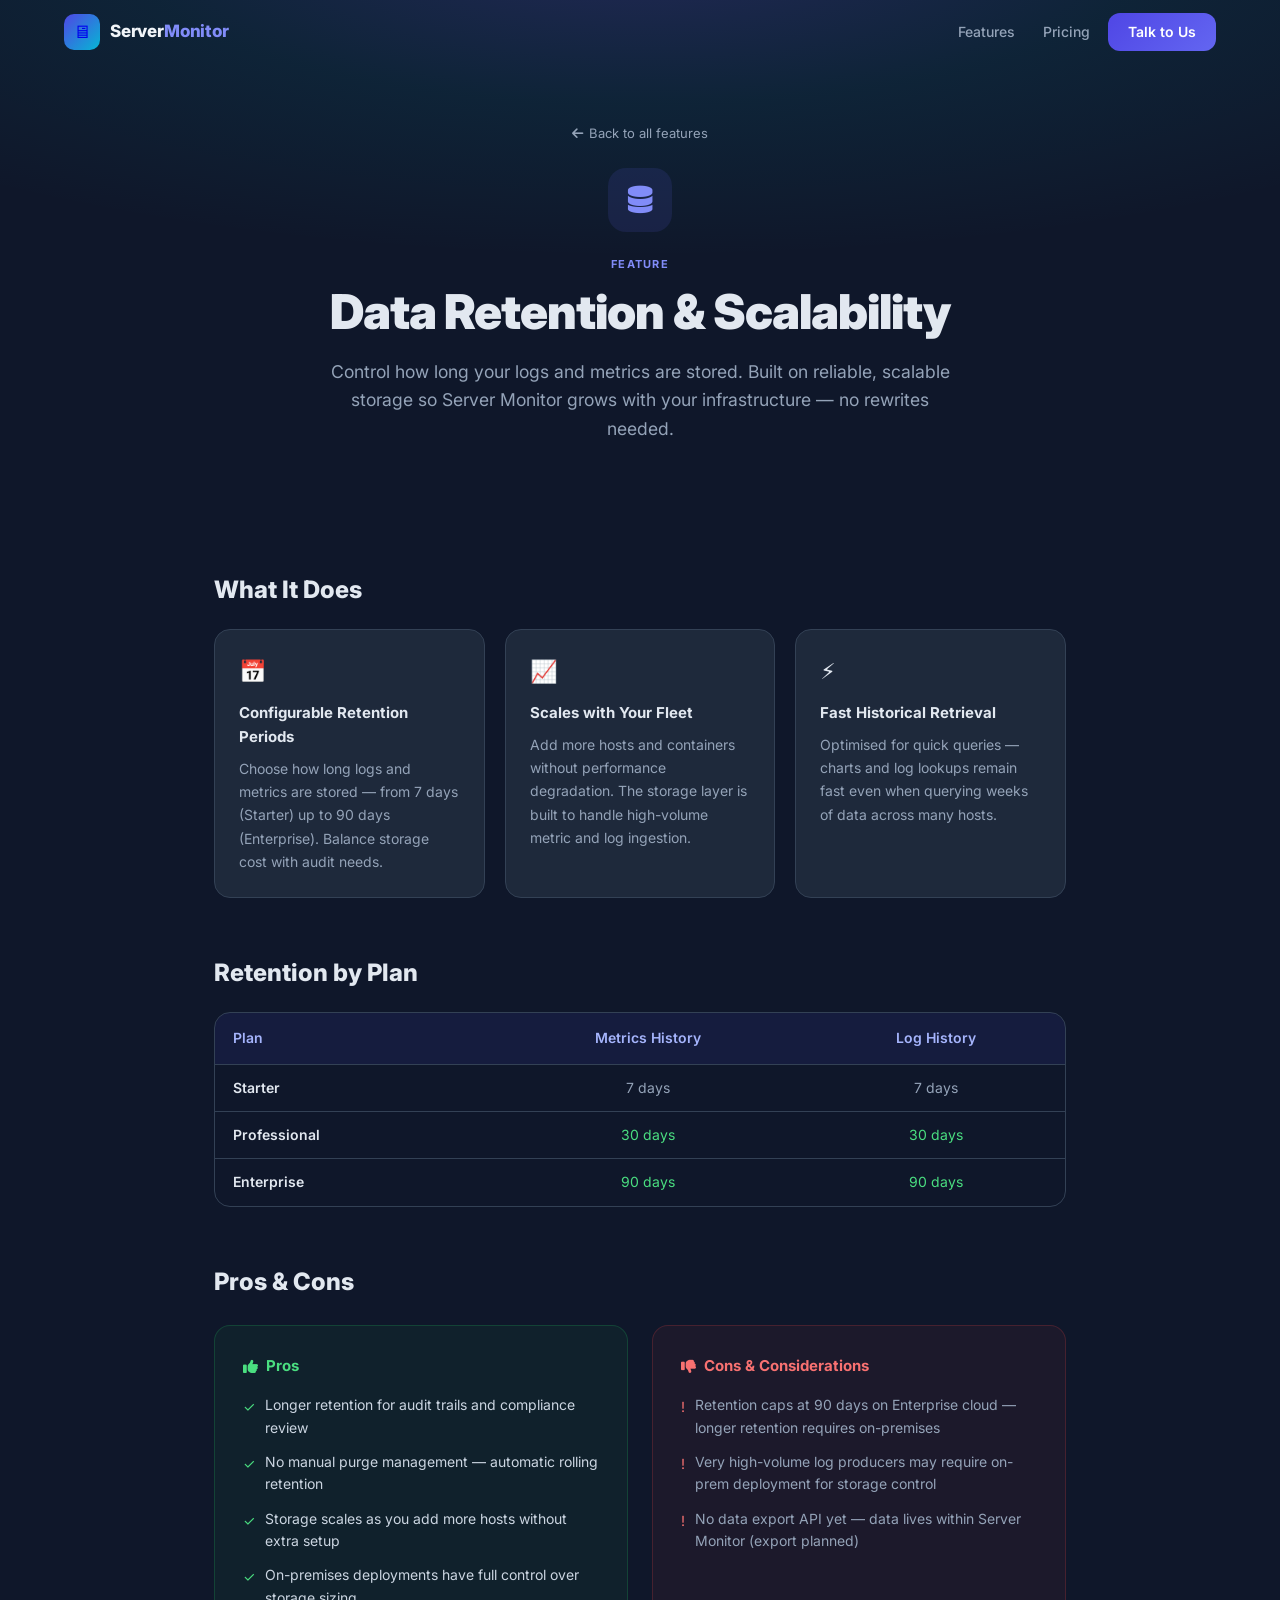
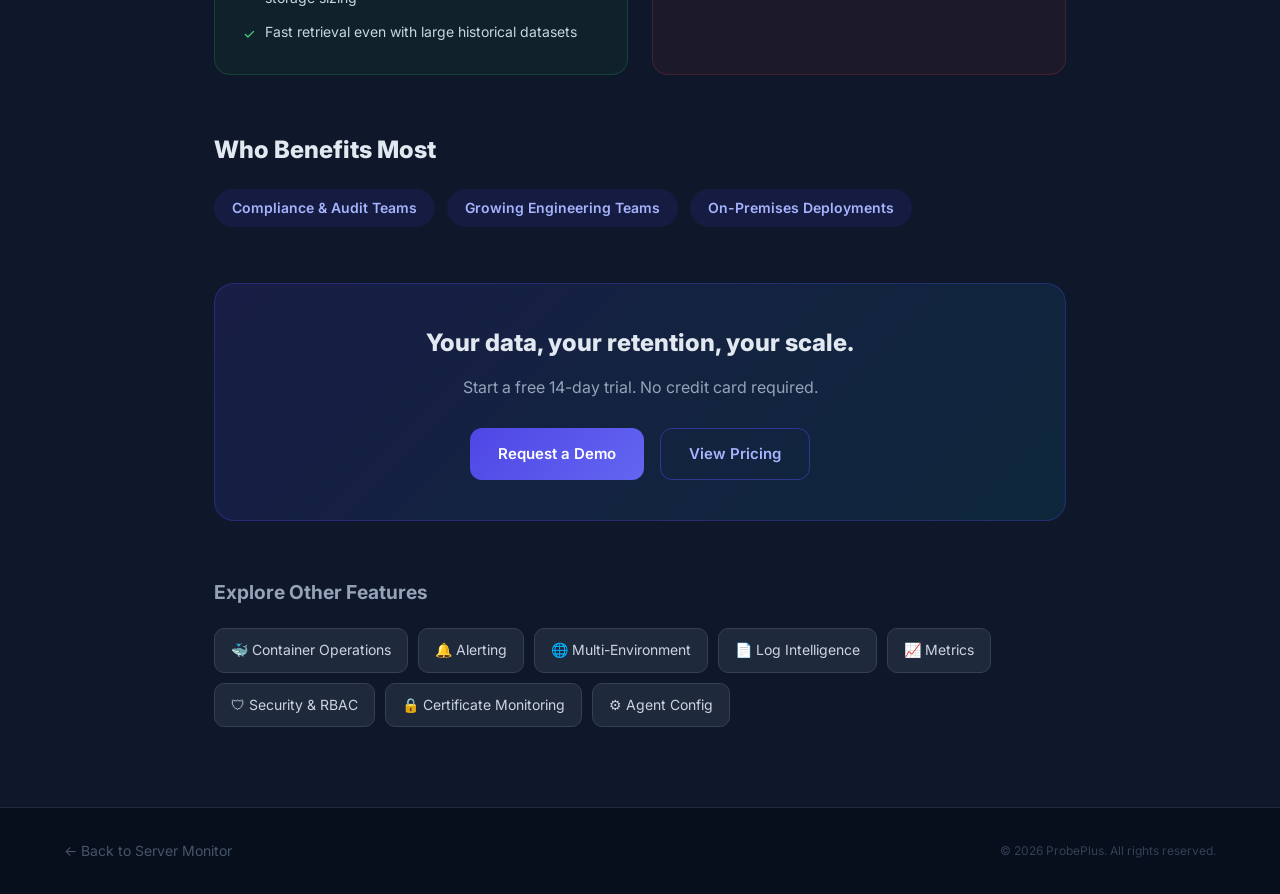
<file: features/data-retention.html>
<!DOCTYPE html>
<html lang="en">
<head>
  <meta charset="UTF-8" />
  <meta name="viewport" content="width=device-width, initial-scale=1.0" />
  <title>Data Retention &amp; Scalability — Server Monitor</title>
  <meta name="description" content="Set how long logs and metrics are kept. Built on reliable storage that scales as your infrastructure grows — no rewrites needed." />
  <link rel="preconnect" href="https://fonts.googleapis.com" />
  <link rel="preconnect" href="https://fonts.gstatic.com" crossorigin />
  <link href="https://fonts.googleapis.com/css2?family=Inter:wght@400;500;600;700;800;900&display=swap" rel="stylesheet" />
  <link rel="stylesheet" href="https://cdnjs.cloudflare.com/ajax/libs/font-awesome/6.5.0/css/all.min.css" crossorigin="anonymous" />
  <link rel="stylesheet" href="../assets/style.css" />
</head>
<body>
<nav id="navbar" role="navigation" aria-label="Main navigation">
  <div class="container">
    <div class="flex items-center justify-between" style="height:64px;">
      <a href="../index.html" style="display:flex;align-items:center;gap:10px;text-decoration:none;">
        <div style="width:36px;height:36px;border-radius:10px;background:linear-gradient(135deg,#4f46e5,#06b6d4);display:flex;align-items:center;justify-content:center;font-size:18px;">🖥</div>
        <span style="font-weight:800;font-size:17px;color:#f1f5f9;letter-spacing:-0.01em;">Server<span style="color:#818cf8;">Monitor</span></span>
      </a>
      <div class="flex items-center" style="display:flex;gap:8px;" id="nav-links">
        <a href="../index.html#features" style="color:#94a3b8;font-size:14px;font-weight:500;text-decoration:none;padding:6px 10px;border-radius:8px;" onmouseover="this.style.color='#a5b4fc'" onmouseout="this.style.color='#94a3b8'">Features</a>
        <a href="../index.html#pricing"  style="color:#94a3b8;font-size:14px;font-weight:500;text-decoration:none;padding:6px 10px;border-radius:8px;" onmouseover="this.style.color='#a5b4fc'" onmouseout="this.style.color='#94a3b8'">Pricing</a>
        <a href="../index.html#contact"  class="btn-primary" style="padding:8px 20px;font-size:14px;">Talk to Us</a>
      </div>
      <button id="nav-toggle" aria-label="Toggle menu" aria-expanded="false" style="display:none;background:none;border:none;cursor:pointer;padding:8px;color:#94a3b8;font-size:20px;"><i class="fa fa-bars"></i></button>
    </div>
  </div>
  <div id="mobile-menu" role="menu">
    <a href="../index.html#features">Features</a>
    <a href="../index.html#pricing">Pricing</a>
    <a href="../index.html#contact" style="color:#a5b4fc;font-weight:600;">Talk to Us →</a>
  </div>
</nav>
<style>
@media (max-width: 768px) { #nav-links { display: none !important; } #nav-toggle { display: block !important; } }
.container { width: 100%; max-width: 1200px; margin: 0 auto; padding: 0 24px; }
.flex { display: flex; } .items-center { align-items: center; } .justify-between { justify-content: space-between; }
</style>

<section style="padding:120px 0 72px;background:radial-gradient(ellipse 80% 60% at 50% -10%,rgba(99,102,241,0.22) 0%,rgba(6,182,212,0.08) 50%,transparent 100%);">
  <div class="container" style="max-width:860px;text-align:center;">
    <a href="../index.html#features" style="display:inline-flex;align-items:center;gap:6px;color:#94a3b8;font-size:13px;text-decoration:none;margin-bottom:24px;" onmouseover="this.style.color='#a5b4fc'" onmouseout="this.style.color='#94a3b8'"><i class="fa fa-arrow-left"></i> Back to all features</a>
    <div style="width:64px;height:64px;border-radius:18px;background:rgba(99,102,241,0.12);display:flex;align-items:center;justify-content:center;margin:0 auto 24px;font-size:28px;"><i class="fa fa-database" style="color:#818cf8;"></i></div>
    <p style="font-size:11px;font-weight:700;letter-spacing:0.12em;text-transform:uppercase;color:#818cf8;margin-bottom:12px;">Feature</p>
    <h1 style="font-size:clamp(2rem,4vw,3rem);font-weight:900;line-height:1.1;letter-spacing:-0.02em;margin-bottom:20px;">Data Retention &amp; Scalability</h1>
    <p style="font-size:1.1rem;color:#94a3b8;max-width:620px;margin:0 auto;">Control how long your logs and metrics are stored. Built on reliable, scalable storage so Server Monitor grows with your infrastructure — no rewrites needed.</p>
  </div>
</section>

<main style="padding:0 0 80px;">
  <div class="container" style="max-width:900px;">
    <section style="padding:56px 0 0;">
      <h2 style="font-size:1.5rem;font-weight:800;margin-bottom:20px;">What It Does</h2>
      <div style="display:grid;grid-template-columns:repeat(auto-fit,minmax(240px,1fr));gap:20px;">
        <div style="background:#1e293b;border:1px solid #334155;border-radius:16px;padding:24px;">
          <div style="font-size:22px;margin-bottom:12px;">📅</div>
          <h3 style="font-weight:700;font-size:15px;margin-bottom:8px;">Configurable Retention Periods</h3>
          <p style="color:#94a3b8;font-size:14px;line-height:1.65;">Choose how long logs and metrics are stored — from 7 days (Starter) up to 90 days (Enterprise). Balance storage cost with audit needs.</p>
        </div>
        <div style="background:#1e293b;border:1px solid #334155;border-radius:16px;padding:24px;">
          <div style="font-size:22px;margin-bottom:12px;">📈</div>
          <h3 style="font-weight:700;font-size:15px;margin-bottom:8px;">Scales with Your Fleet</h3>
          <p style="color:#94a3b8;font-size:14px;line-height:1.65;">Add more hosts and containers without performance degradation. The storage layer is built to handle high-volume metric and log ingestion.</p>
        </div>
        <div style="background:#1e293b;border:1px solid #334155;border-radius:16px;padding:24px;">
          <div style="font-size:22px;margin-bottom:12px;">⚡</div>
          <h3 style="font-weight:700;font-size:15px;margin-bottom:8px;">Fast Historical Retrieval</h3>
          <p style="color:#94a3b8;font-size:14px;line-height:1.65;">Optimised for quick queries — charts and log lookups remain fast even when querying weeks of data across many hosts.</p>
        </div>
      </div>
    </section>

    <!-- Retention tiers -->
    <section style="padding:56px 0 0;">
      <h2 style="font-size:1.5rem;font-weight:800;margin-bottom:20px;">Retention by Plan</h2>
      <div style="overflow-x:auto;border-radius:16px;border:1px solid #334155;">
        <table style="width:100%;border-collapse:collapse;font-size:14px;">
          <thead>
            <tr style="background:rgba(79,70,229,0.1);">
              <th style="padding:14px 18px;text-align:left;color:#a5b4fc;font-weight:600;border-bottom:1px solid #334155;">Plan</th>
              <th style="padding:14px 18px;text-align:center;color:#a5b4fc;font-weight:600;border-bottom:1px solid #334155;">Metrics History</th>
              <th style="padding:14px 18px;text-align:center;color:#a5b4fc;font-weight:600;border-bottom:1px solid #334155;">Log History</th>
            </tr>
          </thead>
          <tbody>
            <tr style="border-bottom:1px solid #334155;">
              <td style="padding:12px 18px;color:#e2e8f0;font-weight:600;">Starter</td>
              <td style="padding:12px 18px;text-align:center;color:#94a3b8;">7 days</td>
              <td style="padding:12px 18px;text-align:center;color:#94a3b8;">7 days</td>
            </tr>
            <tr style="border-bottom:1px solid #334155;">
              <td style="padding:12px 18px;color:#e2e8f0;font-weight:600;">Professional</td>
              <td style="padding:12px 18px;text-align:center;color:#4ade80;">30 days</td>
              <td style="padding:12px 18px;text-align:center;color:#4ade80;">30 days</td>
            </tr>
            <tr>
              <td style="padding:12px 18px;color:#e2e8f0;font-weight:600;">Enterprise</td>
              <td style="padding:12px 18px;text-align:center;color:#4ade80;">90 days</td>
              <td style="padding:12px 18px;text-align:center;color:#4ade80;">90 days</td>
            </tr>
          </tbody>
        </table>
      </div>
    </section>

    <section style="padding:56px 0 0;">
      <h2 style="font-size:1.5rem;font-weight:800;margin-bottom:24px;">Pros &amp; Cons</h2>
      <div style="display:grid;grid-template-columns:1fr 1fr;gap:24px;">
        <div style="background:rgba(34,197,94,0.06);border:1px solid rgba(34,197,94,0.2);border-radius:16px;padding:28px;">
          <h3 style="font-size:15px;font-weight:700;color:#4ade80;margin-bottom:16px;display:flex;align-items:center;gap:8px;"><i class="fa fa-thumbs-up"></i> Pros</h3>
          <ul style="list-style:none;display:flex;flex-direction:column;gap:12px;">
            <li style="display:flex;gap:10px;font-size:14px;color:#cbd5e1;"><span style="color:#4ade80;margin-top:2px;">✓</span> Longer retention for audit trails and compliance review</li>
            <li style="display:flex;gap:10px;font-size:14px;color:#cbd5e1;"><span style="color:#4ade80;margin-top:2px;">✓</span> No manual purge management — automatic rolling retention</li>
            <li style="display:flex;gap:10px;font-size:14px;color:#cbd5e1;"><span style="color:#4ade80;margin-top:2px;">✓</span> Storage scales as you add more hosts without extra setup</li>
            <li style="display:flex;gap:10px;font-size:14px;color:#cbd5e1;"><span style="color:#4ade80;margin-top:2px;">✓</span> On-premises deployments have full control over storage sizing</li>
            <li style="display:flex;gap:10px;font-size:14px;color:#cbd5e1;"><span style="color:#4ade80;margin-top:2px;">✓</span> Fast retrieval even with large historical datasets</li>
          </ul>
        </div>
        <div style="background:rgba(239,68,68,0.06);border:1px solid rgba(239,68,68,0.2);border-radius:16px;padding:28px;">
          <h3 style="font-size:15px;font-weight:700;color:#f87171;margin-bottom:16px;display:flex;align-items:center;gap:8px;"><i class="fa fa-thumbs-down"></i> Cons &amp; Considerations</h3>
          <ul style="list-style:none;display:flex;flex-direction:column;gap:12px;">
            <li style="display:flex;gap:10px;font-size:14px;color:#94a3b8;"><span style="color:#f87171;margin-top:2px;">!</span> Retention caps at 90 days on Enterprise cloud — longer retention requires on-premises</li>
            <li style="display:flex;gap:10px;font-size:14px;color:#94a3b8;"><span style="color:#f87171;margin-top:2px;">!</span> Very high-volume log producers may require on-prem deployment for storage control</li>
            <li style="display:flex;gap:10px;font-size:14px;color:#94a3b8;"><span style="color:#f87171;margin-top:2px;">!</span> No data export API yet — data lives within Server Monitor (export planned)</li>
          </ul>
        </div>
      </div>
    </section>

    <section style="padding:56px 0 0;">
      <h2 style="font-size:1.5rem;font-weight:800;margin-bottom:20px;">Who Benefits Most</h2>
      <div style="display:flex;flex-wrap:wrap;gap:12px;">
        <span style="background:rgba(79,70,229,0.12);color:#a5b4fc;padding:8px 18px;border-radius:999px;font-size:14px;font-weight:600;">Compliance &amp; Audit Teams</span>
        <span style="background:rgba(79,70,229,0.12);color:#a5b4fc;padding:8px 18px;border-radius:999px;font-size:14px;font-weight:600;">Growing Engineering Teams</span>
        <span style="background:rgba(79,70,229,0.12);color:#a5b4fc;padding:8px 18px;border-radius:999px;font-size:14px;font-weight:600;">On-Premises Deployments</span>
      </div>
    </section>

    <section style="padding:56px 0 0;">
      <div style="background:linear-gradient(135deg,rgba(79,70,229,0.15),rgba(6,182,212,0.1));border:1px solid rgba(79,70,229,0.3);border-radius:20px;padding:40px;text-align:center;">
        <h2 style="font-size:1.5rem;font-weight:800;margin-bottom:12px;">Your data, your retention, your scale.</h2>
        <p style="color:#94a3b8;margin-bottom:28px;max-width:480px;margin-left:auto;margin-right:auto;">Start a free 14-day trial. No credit card required.</p>
        <div style="display:flex;gap:16px;justify-content:center;flex-wrap:wrap;">
          <a href="../index.html#contact" class="btn-primary">Request a Demo</a>
          <a href="../index.html#pricing" class="btn-outline">View Pricing</a>
        </div>
      </div>
    </section>

    <section style="padding:56px 0 0;">
      <h2 style="font-size:1.2rem;font-weight:700;color:#94a3b8;margin-bottom:20px;">Explore Other Features</h2>
      <div style="display:flex;flex-wrap:wrap;gap:10px;">
        <a href="container-operations.html" style="background:#1e293b;border:1px solid #334155;border-radius:10px;padding:10px 16px;font-size:14px;color:#cbd5e1;text-decoration:none;" onmouseover="this.style.borderColor='rgba(79,70,229,0.5)'" onmouseout="this.style.borderColor='#334155'">🐳 Container Operations</a>
        <a href="alerting.html" style="background:#1e293b;border:1px solid #334155;border-radius:10px;padding:10px 16px;font-size:14px;color:#cbd5e1;text-decoration:none;" onmouseover="this.style.borderColor='rgba(79,70,229,0.5)'" onmouseout="this.style.borderColor='#334155'">🔔 Alerting</a>
        <a href="multi-environment.html" style="background:#1e293b;border:1px solid #334155;border-radius:10px;padding:10px 16px;font-size:14px;color:#cbd5e1;text-decoration:none;" onmouseover="this.style.borderColor='rgba(79,70,229,0.5)'" onmouseout="this.style.borderColor='#334155'">🌐 Multi-Environment</a>
        <a href="log-intelligence.html" style="background:#1e293b;border:1px solid #334155;border-radius:10px;padding:10px 16px;font-size:14px;color:#cbd5e1;text-decoration:none;" onmouseover="this.style.borderColor='rgba(79,70,229,0.5)'" onmouseout="this.style.borderColor='#334155'">📄 Log Intelligence</a>
        <a href="metrics.html" style="background:#1e293b;border:1px solid #334155;border-radius:10px;padding:10px 16px;font-size:14px;color:#cbd5e1;text-decoration:none;" onmouseover="this.style.borderColor='rgba(79,70,229,0.5)'" onmouseout="this.style.borderColor='#334155'">📈 Metrics</a>
        <a href="security-rbac.html" style="background:#1e293b;border:1px solid #334155;border-radius:10px;padding:10px 16px;font-size:14px;color:#cbd5e1;text-decoration:none;" onmouseover="this.style.borderColor='rgba(79,70,229,0.5)'" onmouseout="this.style.borderColor='#334155'">🛡 Security &amp; RBAC</a>
        <a href="certificate-monitoring.html" style="background:#1e293b;border:1px solid #334155;border-radius:10px;padding:10px 16px;font-size:14px;color:#cbd5e1;text-decoration:none;" onmouseover="this.style.borderColor='rgba(79,70,229,0.5)'" onmouseout="this.style.borderColor='#334155'">🔒 Certificate Monitoring</a>
        <a href="agent-config.html" style="background:#1e293b;border:1px solid #334155;border-radius:10px;padding:10px 16px;font-size:14px;color:#cbd5e1;text-decoration:none;" onmouseover="this.style.borderColor='rgba(79,70,229,0.5)'" onmouseout="this.style.borderColor='#334155'">⚙️ Agent Config</a>
      </div>
    </section>
  </div>
</main>
<footer style="background:#070e1c;border-top:1px solid #1e293b;padding:32px 0;">
  <div class="container" style="display:flex;align-items:center;justify-content:space-between;flex-wrap:wrap;gap:16px;">
    <a href="../index.html" style="font-size:14px;color:#475569;text-decoration:none;">← Back to Server Monitor</a>
    <p style="font-size:12px;color:#334155;">© 2026 ProbePlus. All rights reserved.</p>
  </div>
</footer>
<script src="../assets/app.js"></script>
</body>
</html>
</file>
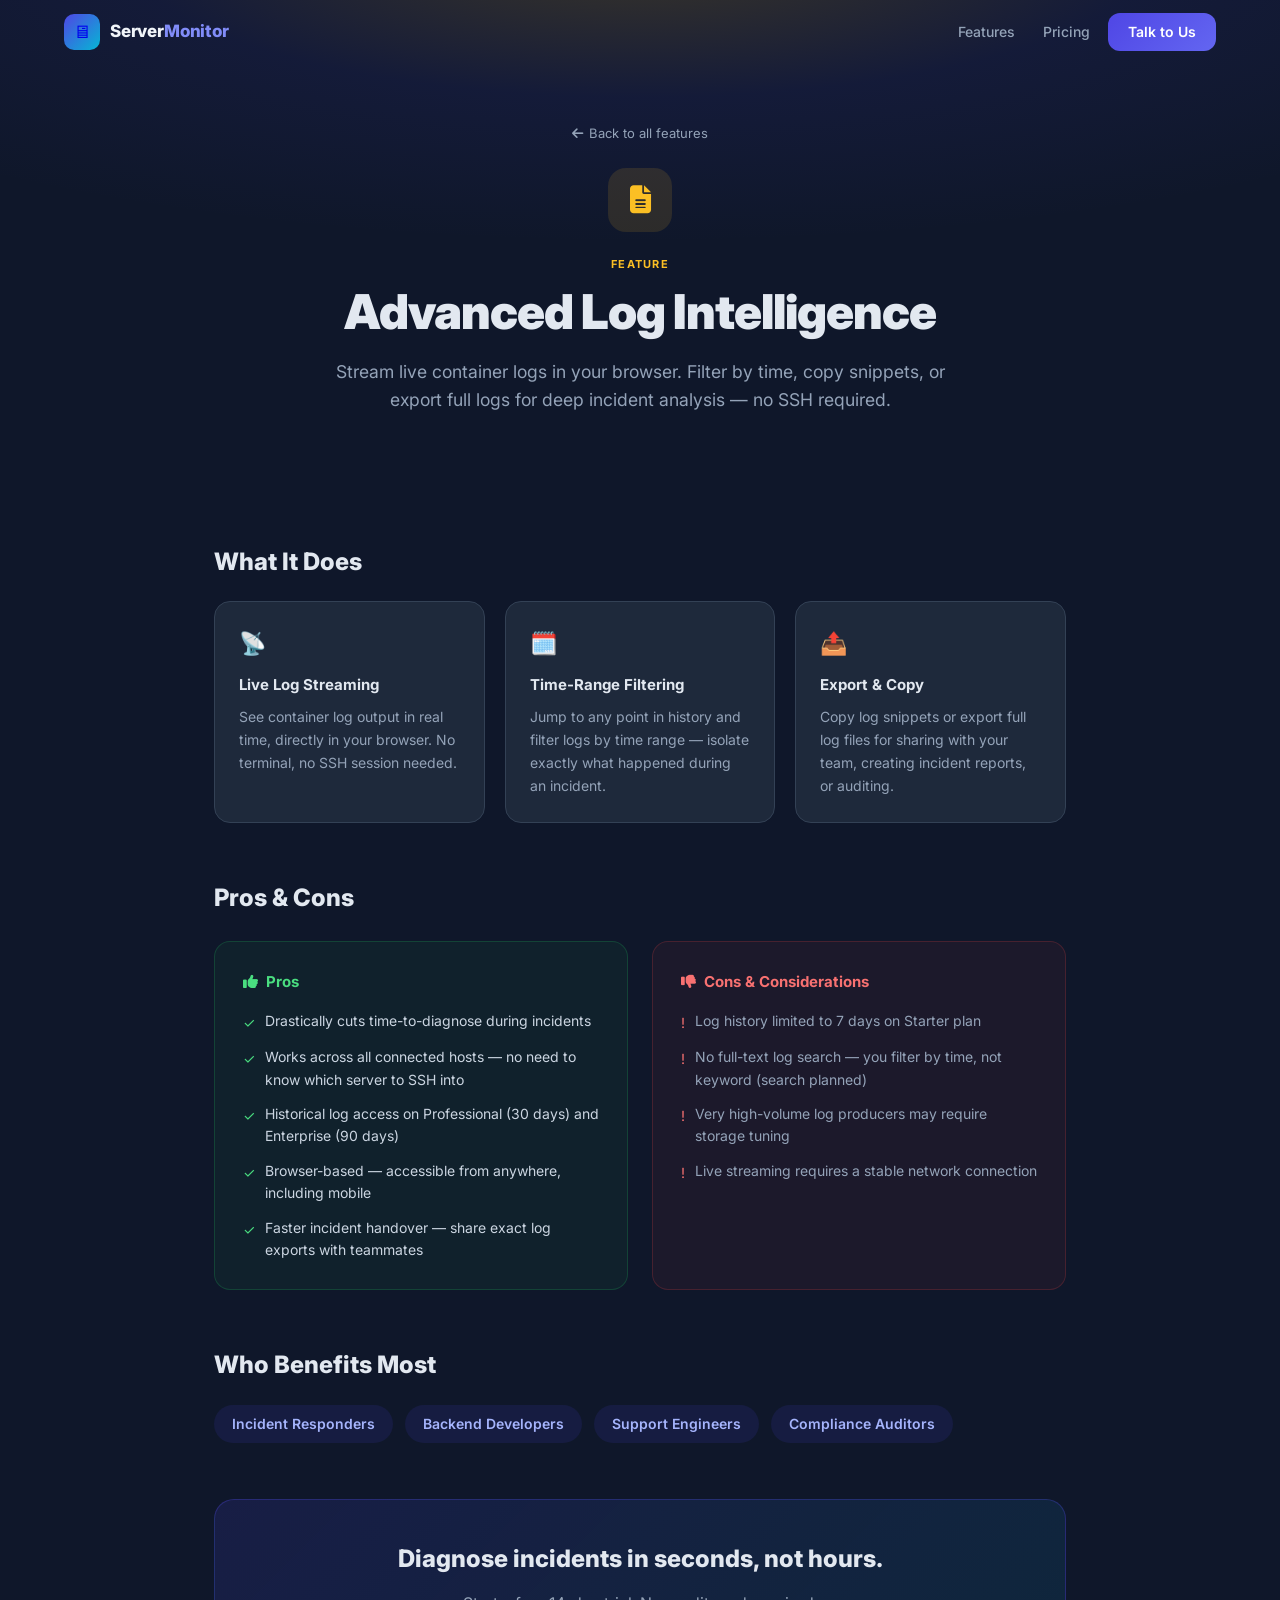
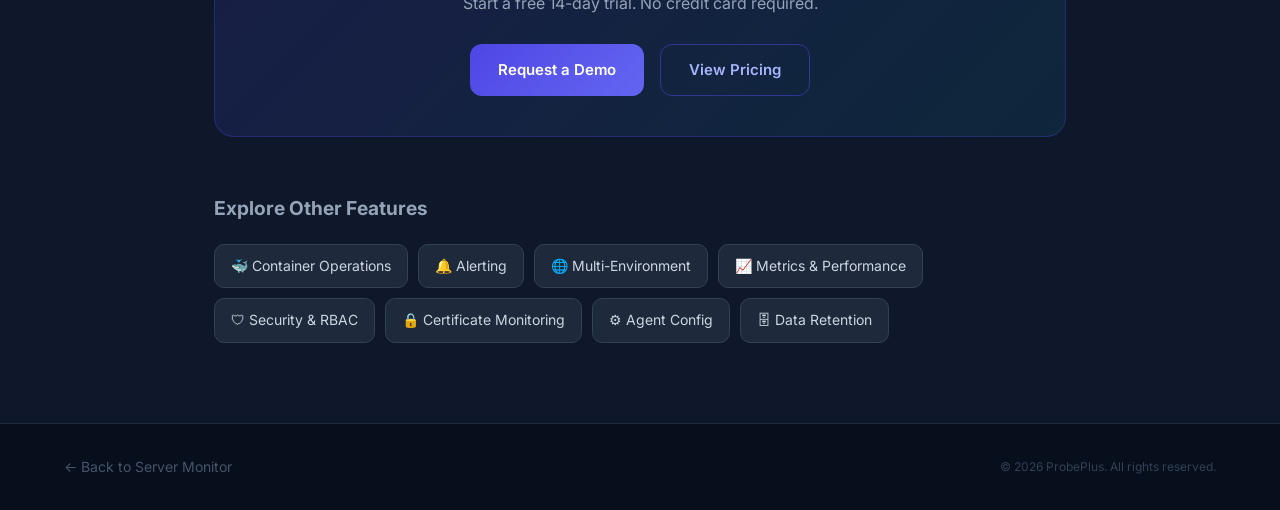
<file: features/log-intelligence.html>
<!DOCTYPE html>
<html lang="en">
<head>
  <meta charset="UTF-8" />
  <meta name="viewport" content="width=device-width, initial-scale=1.0" />
  <title>Advanced Log Intelligence — Server Monitor</title>
  <meta name="description" content="Stream live container logs in your browser. Filter by time, copy snippets, or export full logs for incident analysis." />
  <link rel="preconnect" href="https://fonts.googleapis.com" />
  <link rel="preconnect" href="https://fonts.gstatic.com" crossorigin />
  <link href="https://fonts.googleapis.com/css2?family=Inter:wght@400;500;600;700;800;900&display=swap" rel="stylesheet" />
  <link rel="stylesheet" href="https://cdnjs.cloudflare.com/ajax/libs/font-awesome/6.5.0/css/all.min.css" crossorigin="anonymous" />
  <link rel="stylesheet" href="../assets/style.css" />
</head>
<body>
<nav id="navbar" role="navigation" aria-label="Main navigation">
  <div class="container">
    <div class="flex items-center justify-between" style="height:64px;">
      <a href="../index.html" style="display:flex;align-items:center;gap:10px;text-decoration:none;">
        <div style="width:36px;height:36px;border-radius:10px;background:linear-gradient(135deg,#4f46e5,#06b6d4);display:flex;align-items:center;justify-content:center;font-size:18px;">🖥</div>
        <span style="font-weight:800;font-size:17px;color:#f1f5f9;letter-spacing:-0.01em;">Server<span style="color:#818cf8;">Monitor</span></span>
      </a>
      <div class="flex items-center" style="display:flex;gap:8px;" id="nav-links">
        <a href="../index.html#features" style="color:#94a3b8;font-size:14px;font-weight:500;text-decoration:none;padding:6px 10px;border-radius:8px;" onmouseover="this.style.color='#a5b4fc'" onmouseout="this.style.color='#94a3b8'">Features</a>
        <a href="../index.html#pricing"  style="color:#94a3b8;font-size:14px;font-weight:500;text-decoration:none;padding:6px 10px;border-radius:8px;" onmouseover="this.style.color='#a5b4fc'" onmouseout="this.style.color='#94a3b8'">Pricing</a>
        <a href="../index.html#contact"  class="btn-primary" style="padding:8px 20px;font-size:14px;">Talk to Us</a>
      </div>
      <button id="nav-toggle" aria-label="Toggle menu" aria-expanded="false" style="display:none;background:none;border:none;cursor:pointer;padding:8px;color:#94a3b8;font-size:20px;"><i class="fa fa-bars"></i></button>
    </div>
  </div>
  <div id="mobile-menu" role="menu">
    <a href="../index.html#features">Features</a>
    <a href="../index.html#pricing">Pricing</a>
    <a href="../index.html#contact" style="color:#a5b4fc;font-weight:600;">Talk to Us →</a>
  </div>
</nav>
<style>
@media (max-width: 768px) { #nav-links { display: none !important; } #nav-toggle { display: block !important; } }
.container { width: 100%; max-width: 1200px; margin: 0 auto; padding: 0 24px; }
.flex { display: flex; } .items-center { align-items: center; } .justify-between { justify-content: space-between; }
</style>

<section style="padding:120px 0 72px;background:radial-gradient(ellipse 80% 60% at 50% -10%,rgba(251,191,36,0.18) 0%,rgba(79,70,229,0.08) 50%,transparent 100%);">
  <div class="container" style="max-width:860px;text-align:center;">
    <a href="../index.html#features" style="display:inline-flex;align-items:center;gap:6px;color:#94a3b8;font-size:13px;text-decoration:none;margin-bottom:24px;" onmouseover="this.style.color='#a5b4fc'" onmouseout="this.style.color='#94a3b8'"><i class="fa fa-arrow-left"></i> Back to all features</a>
    <div style="width:64px;height:64px;border-radius:18px;background:rgba(251,191,36,0.12);display:flex;align-items:center;justify-content:center;margin:0 auto 24px;font-size:28px;"><i class="fa fa-file-lines" style="color:#fbbf24;"></i></div>
    <p style="font-size:11px;font-weight:700;letter-spacing:0.12em;text-transform:uppercase;color:#fbbf24;margin-bottom:12px;">Feature</p>
    <h1 style="font-size:clamp(2rem,4vw,3rem);font-weight:900;line-height:1.1;letter-spacing:-0.02em;margin-bottom:20px;">Advanced Log Intelligence</h1>
    <p style="font-size:1.1rem;color:#94a3b8;max-width:620px;margin:0 auto;">Stream live container logs in your browser. Filter by time, copy snippets, or export full logs for deep incident analysis — no SSH required.</p>
  </div>
</section>

<main style="padding:0 0 80px;">
  <div class="container" style="max-width:900px;">
    <section style="padding:56px 0 0;">
      <h2 style="font-size:1.5rem;font-weight:800;margin-bottom:20px;">What It Does</h2>
      <div style="display:grid;grid-template-columns:repeat(auto-fit,minmax(240px,1fr));gap:20px;">
        <div style="background:#1e293b;border:1px solid #334155;border-radius:16px;padding:24px;">
          <div style="font-size:22px;margin-bottom:12px;">📡</div>
          <h3 style="font-weight:700;font-size:15px;margin-bottom:8px;">Live Log Streaming</h3>
          <p style="color:#94a3b8;font-size:14px;line-height:1.65;">See container log output in real time, directly in your browser. No terminal, no SSH session needed.</p>
        </div>
        <div style="background:#1e293b;border:1px solid #334155;border-radius:16px;padding:24px;">
          <div style="font-size:22px;margin-bottom:12px;">🗓️</div>
          <h3 style="font-weight:700;font-size:15px;margin-bottom:8px;">Time-Range Filtering</h3>
          <p style="color:#94a3b8;font-size:14px;line-height:1.65;">Jump to any point in history and filter logs by time range — isolate exactly what happened during an incident.</p>
        </div>
        <div style="background:#1e293b;border:1px solid #334155;border-radius:16px;padding:24px;">
          <div style="font-size:22px;margin-bottom:12px;">📤</div>
          <h3 style="font-weight:700;font-size:15px;margin-bottom:8px;">Export &amp; Copy</h3>
          <p style="color:#94a3b8;font-size:14px;line-height:1.65;">Copy log snippets or export full log files for sharing with your team, creating incident reports, or auditing.</p>
        </div>
      </div>
    </section>

    <section style="padding:56px 0 0;">
      <h2 style="font-size:1.5rem;font-weight:800;margin-bottom:24px;">Pros &amp; Cons</h2>
      <div style="display:grid;grid-template-columns:1fr 1fr;gap:24px;">
        <div style="background:rgba(34,197,94,0.06);border:1px solid rgba(34,197,94,0.2);border-radius:16px;padding:28px;">
          <h3 style="font-size:15px;font-weight:700;color:#4ade80;margin-bottom:16px;display:flex;align-items:center;gap:8px;"><i class="fa fa-thumbs-up"></i> Pros</h3>
          <ul style="list-style:none;display:flex;flex-direction:column;gap:12px;">
            <li style="display:flex;gap:10px;font-size:14px;color:#cbd5e1;"><span style="color:#4ade80;margin-top:2px;">✓</span> Drastically cuts time-to-diagnose during incidents</li>
            <li style="display:flex;gap:10px;font-size:14px;color:#cbd5e1;"><span style="color:#4ade80;margin-top:2px;">✓</span> Works across all connected hosts — no need to know which server to SSH into</li>
            <li style="display:flex;gap:10px;font-size:14px;color:#cbd5e1;"><span style="color:#4ade80;margin-top:2px;">✓</span> Historical log access on Professional (30 days) and Enterprise (90 days)</li>
            <li style="display:flex;gap:10px;font-size:14px;color:#cbd5e1;"><span style="color:#4ade80;margin-top:2px;">✓</span> Browser-based — accessible from anywhere, including mobile</li>
            <li style="display:flex;gap:10px;font-size:14px;color:#cbd5e1;"><span style="color:#4ade80;margin-top:2px;">✓</span> Faster incident handover — share exact log exports with teammates</li>
          </ul>
        </div>
        <div style="background:rgba(239,68,68,0.06);border:1px solid rgba(239,68,68,0.2);border-radius:16px;padding:28px;">
          <h3 style="font-size:15px;font-weight:700;color:#f87171;margin-bottom:16px;display:flex;align-items:center;gap:8px;"><i class="fa fa-thumbs-down"></i> Cons &amp; Considerations</h3>
          <ul style="list-style:none;display:flex;flex-direction:column;gap:12px;">
            <li style="display:flex;gap:10px;font-size:14px;color:#94a3b8;"><span style="color:#f87171;margin-top:2px;">!</span> Log history limited to 7 days on Starter plan</li>
            <li style="display:flex;gap:10px;font-size:14px;color:#94a3b8;"><span style="color:#f87171;margin-top:2px;">!</span> No full-text log search — you filter by time, not keyword (search planned)</li>
            <li style="display:flex;gap:10px;font-size:14px;color:#94a3b8;"><span style="color:#f87171;margin-top:2px;">!</span> Very high-volume log producers may require storage tuning</li>
            <li style="display:flex;gap:10px;font-size:14px;color:#94a3b8;"><span style="color:#f87171;margin-top:2px;">!</span> Live streaming requires a stable network connection</li>
          </ul>
        </div>
      </div>
    </section>

    <section style="padding:56px 0 0;">
      <h2 style="font-size:1.5rem;font-weight:800;margin-bottom:20px;">Who Benefits Most</h2>
      <div style="display:flex;flex-wrap:wrap;gap:12px;">
        <span style="background:rgba(79,70,229,0.12);color:#a5b4fc;padding:8px 18px;border-radius:999px;font-size:14px;font-weight:600;">Incident Responders</span>
        <span style="background:rgba(79,70,229,0.12);color:#a5b4fc;padding:8px 18px;border-radius:999px;font-size:14px;font-weight:600;">Backend Developers</span>
        <span style="background:rgba(79,70,229,0.12);color:#a5b4fc;padding:8px 18px;border-radius:999px;font-size:14px;font-weight:600;">Support Engineers</span>
        <span style="background:rgba(79,70,229,0.12);color:#a5b4fc;padding:8px 18px;border-radius:999px;font-size:14px;font-weight:600;">Compliance Auditors</span>
      </div>
    </section>

    <section style="padding:56px 0 0;">
      <div style="background:linear-gradient(135deg,rgba(79,70,229,0.15),rgba(6,182,212,0.1));border:1px solid rgba(79,70,229,0.3);border-radius:20px;padding:40px;text-align:center;">
        <h2 style="font-size:1.5rem;font-weight:800;margin-bottom:12px;">Diagnose incidents in seconds, not hours.</h2>
        <p style="color:#94a3b8;margin-bottom:28px;max-width:480px;margin-left:auto;margin-right:auto;">Start a free 14-day trial. No credit card required.</p>
        <div style="display:flex;gap:16px;justify-content:center;flex-wrap:wrap;">
          <a href="../index.html#contact" class="btn-primary">Request a Demo</a>
          <a href="../index.html#pricing" class="btn-outline">View Pricing</a>
        </div>
      </div>
    </section>

    <section style="padding:56px 0 0;">
      <h2 style="font-size:1.2rem;font-weight:700;color:#94a3b8;margin-bottom:20px;">Explore Other Features</h2>
      <div style="display:flex;flex-wrap:wrap;gap:10px;">
        <a href="container-operations.html" style="background:#1e293b;border:1px solid #334155;border-radius:10px;padding:10px 16px;font-size:14px;color:#cbd5e1;text-decoration:none;" onmouseover="this.style.borderColor='rgba(79,70,229,0.5)'" onmouseout="this.style.borderColor='#334155'">🐳 Container Operations</a>
        <a href="alerting.html" style="background:#1e293b;border:1px solid #334155;border-radius:10px;padding:10px 16px;font-size:14px;color:#cbd5e1;text-decoration:none;" onmouseover="this.style.borderColor='rgba(79,70,229,0.5)'" onmouseout="this.style.borderColor='#334155'">🔔 Alerting</a>
        <a href="multi-environment.html" style="background:#1e293b;border:1px solid #334155;border-radius:10px;padding:10px 16px;font-size:14px;color:#cbd5e1;text-decoration:none;" onmouseover="this.style.borderColor='rgba(79,70,229,0.5)'" onmouseout="this.style.borderColor='#334155'">🌐 Multi-Environment</a>
        <a href="metrics.html" style="background:#1e293b;border:1px solid #334155;border-radius:10px;padding:10px 16px;font-size:14px;color:#cbd5e1;text-decoration:none;" onmouseover="this.style.borderColor='rgba(79,70,229,0.5)'" onmouseout="this.style.borderColor='#334155'">📈 Metrics &amp; Performance</a>
        <a href="security-rbac.html" style="background:#1e293b;border:1px solid #334155;border-radius:10px;padding:10px 16px;font-size:14px;color:#cbd5e1;text-decoration:none;" onmouseover="this.style.borderColor='rgba(79,70,229,0.5)'" onmouseout="this.style.borderColor='#334155'">🛡 Security &amp; RBAC</a>
        <a href="certificate-monitoring.html" style="background:#1e293b;border:1px solid #334155;border-radius:10px;padding:10px 16px;font-size:14px;color:#cbd5e1;text-decoration:none;" onmouseover="this.style.borderColor='rgba(79,70,229,0.5)'" onmouseout="this.style.borderColor='#334155'">🔒 Certificate Monitoring</a>
        <a href="agent-config.html" style="background:#1e293b;border:1px solid #334155;border-radius:10px;padding:10px 16px;font-size:14px;color:#cbd5e1;text-decoration:none;" onmouseover="this.style.borderColor='rgba(79,70,229,0.5)'" onmouseout="this.style.borderColor='#334155'">⚙️ Agent Config</a>
        <a href="data-retention.html" style="background:#1e293b;border:1px solid #334155;border-radius:10px;padding:10px 16px;font-size:14px;color:#cbd5e1;text-decoration:none;" onmouseover="this.style.borderColor='rgba(79,70,229,0.5)'" onmouseout="this.style.borderColor='#334155'">🗄 Data Retention</a>
      </div>
    </section>
  </div>
</main>
<footer style="background:#070e1c;border-top:1px solid #1e293b;padding:32px 0;">
  <div class="container" style="display:flex;align-items:center;justify-content:space-between;flex-wrap:wrap;gap:16px;">
    <a href="../index.html" style="font-size:14px;color:#475569;text-decoration:none;">← Back to Server Monitor</a>
    <p style="font-size:12px;color:#334155;">© 2026 ProbePlus. All rights reserved.</p>
  </div>
</footer>
<script src="../assets/app.js"></script>
</body>
</html>
</file>
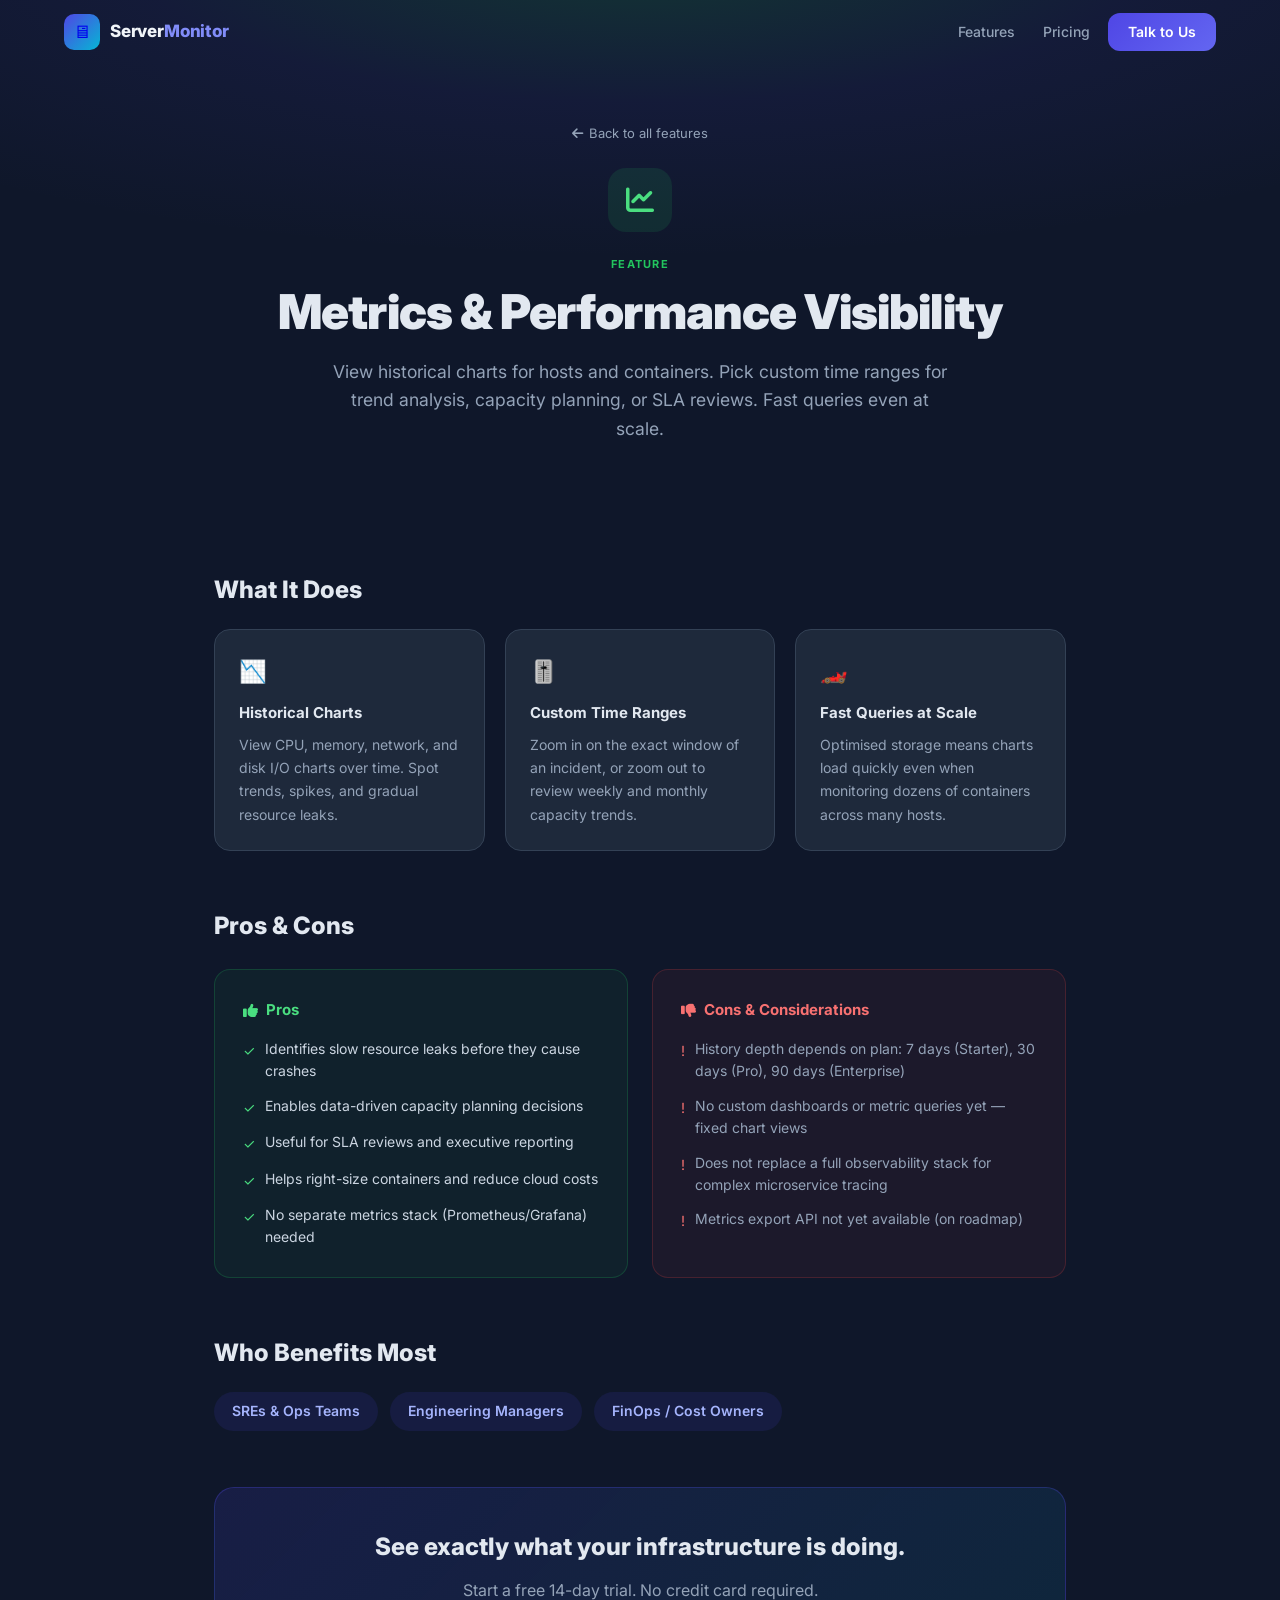
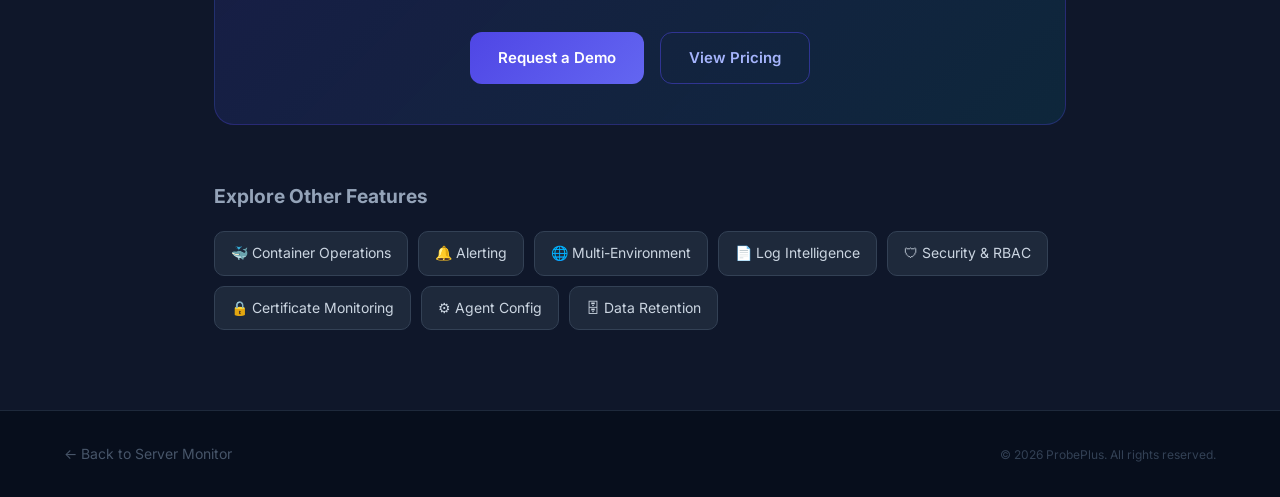
<file: features/metrics.html>
<!DOCTYPE html>
<html lang="en">
<head>
  <meta charset="UTF-8" />
  <meta name="viewport" content="width=device-width, initial-scale=1.0" />
  <title>Metrics &amp; Performance Visibility — Server Monitor</title>
  <meta name="description" content="View historical charts for hosts and containers. Custom time ranges for trend analysis, capacity planning, or SLA reviews." />
  <link rel="preconnect" href="https://fonts.googleapis.com" />
  <link rel="preconnect" href="https://fonts.gstatic.com" crossorigin />
  <link href="https://fonts.googleapis.com/css2?family=Inter:wght@400;500;600;700;800;900&display=swap" rel="stylesheet" />
  <link rel="stylesheet" href="https://cdnjs.cloudflare.com/ajax/libs/font-awesome/6.5.0/css/all.min.css" crossorigin="anonymous" />
  <link rel="stylesheet" href="../assets/style.css" />
</head>
<body>
<nav id="navbar" role="navigation" aria-label="Main navigation">
  <div class="container">
    <div class="flex items-center justify-between" style="height:64px;">
      <a href="../index.html" style="display:flex;align-items:center;gap:10px;text-decoration:none;">
        <div style="width:36px;height:36px;border-radius:10px;background:linear-gradient(135deg,#4f46e5,#06b6d4);display:flex;align-items:center;justify-content:center;font-size:18px;">🖥</div>
        <span style="font-weight:800;font-size:17px;color:#f1f5f9;letter-spacing:-0.01em;">Server<span style="color:#818cf8;">Monitor</span></span>
      </a>
      <div class="flex items-center" style="display:flex;gap:8px;" id="nav-links">
        <a href="../index.html#features" style="color:#94a3b8;font-size:14px;font-weight:500;text-decoration:none;padding:6px 10px;border-radius:8px;" onmouseover="this.style.color='#a5b4fc'" onmouseout="this.style.color='#94a3b8'">Features</a>
        <a href="../index.html#pricing"  style="color:#94a3b8;font-size:14px;font-weight:500;text-decoration:none;padding:6px 10px;border-radius:8px;" onmouseover="this.style.color='#a5b4fc'" onmouseout="this.style.color='#94a3b8'">Pricing</a>
        <a href="../index.html#contact"  class="btn-primary" style="padding:8px 20px;font-size:14px;">Talk to Us</a>
      </div>
      <button id="nav-toggle" aria-label="Toggle menu" aria-expanded="false" style="display:none;background:none;border:none;cursor:pointer;padding:8px;color:#94a3b8;font-size:20px;"><i class="fa fa-bars"></i></button>
    </div>
  </div>
  <div id="mobile-menu" role="menu">
    <a href="../index.html#features">Features</a>
    <a href="../index.html#pricing">Pricing</a>
    <a href="../index.html#contact" style="color:#a5b4fc;font-weight:600;">Talk to Us →</a>
  </div>
</nav>
<style>
@media (max-width: 768px) { #nav-links { display: none !important; } #nav-toggle { display: block !important; } }
.container { width: 100%; max-width: 1200px; margin: 0 auto; padding: 0 24px; }
.flex { display: flex; } .items-center { align-items: center; } .justify-between { justify-content: space-between; }
</style>

<section style="padding:120px 0 72px;background:radial-gradient(ellipse 80% 60% at 50% -10%,rgba(34,197,94,0.18) 0%,rgba(79,70,229,0.08) 50%,transparent 100%);">
  <div class="container" style="max-width:860px;text-align:center;">
    <a href="../index.html#features" style="display:inline-flex;align-items:center;gap:6px;color:#94a3b8;font-size:13px;text-decoration:none;margin-bottom:24px;" onmouseover="this.style.color='#a5b4fc'" onmouseout="this.style.color='#94a3b8'"><i class="fa fa-arrow-left"></i> Back to all features</a>
    <div style="width:64px;height:64px;border-radius:18px;background:rgba(34,197,94,0.12);display:flex;align-items:center;justify-content:center;margin:0 auto 24px;font-size:28px;"><i class="fa fa-chart-line" style="color:#4ade80;"></i></div>
    <p style="font-size:11px;font-weight:700;letter-spacing:0.12em;text-transform:uppercase;color:#22c55e;margin-bottom:12px;">Feature</p>
    <h1 style="font-size:clamp(2rem,4vw,3rem);font-weight:900;line-height:1.1;letter-spacing:-0.02em;margin-bottom:20px;">Metrics &amp; Performance Visibility</h1>
    <p style="font-size:1.1rem;color:#94a3b8;max-width:620px;margin:0 auto;">View historical charts for hosts and containers. Pick custom time ranges for trend analysis, capacity planning, or SLA reviews. Fast queries even at scale.</p>
  </div>
</section>

<main style="padding:0 0 80px;">
  <div class="container" style="max-width:900px;">
    <section style="padding:56px 0 0;">
      <h2 style="font-size:1.5rem;font-weight:800;margin-bottom:20px;">What It Does</h2>
      <div style="display:grid;grid-template-columns:repeat(auto-fit,minmax(240px,1fr));gap:20px;">
        <div style="background:#1e293b;border:1px solid #334155;border-radius:16px;padding:24px;">
          <div style="font-size:22px;margin-bottom:12px;">📉</div>
          <h3 style="font-weight:700;font-size:15px;margin-bottom:8px;">Historical Charts</h3>
          <p style="color:#94a3b8;font-size:14px;line-height:1.65;">View CPU, memory, network, and disk I/O charts over time. Spot trends, spikes, and gradual resource leaks.</p>
        </div>
        <div style="background:#1e293b;border:1px solid #334155;border-radius:16px;padding:24px;">
          <div style="font-size:22px;margin-bottom:12px;">🎚️</div>
          <h3 style="font-weight:700;font-size:15px;margin-bottom:8px;">Custom Time Ranges</h3>
          <p style="color:#94a3b8;font-size:14px;line-height:1.65;">Zoom in on the exact window of an incident, or zoom out to review weekly and monthly capacity trends.</p>
        </div>
        <div style="background:#1e293b;border:1px solid #334155;border-radius:16px;padding:24px;">
          <div style="font-size:22px;margin-bottom:12px;">🏎️</div>
          <h3 style="font-weight:700;font-size:15px;margin-bottom:8px;">Fast Queries at Scale</h3>
          <p style="color:#94a3b8;font-size:14px;line-height:1.65;">Optimised storage means charts load quickly even when monitoring dozens of containers across many hosts.</p>
        </div>
      </div>
    </section>

    <section style="padding:56px 0 0;">
      <h2 style="font-size:1.5rem;font-weight:800;margin-bottom:24px;">Pros &amp; Cons</h2>
      <div style="display:grid;grid-template-columns:1fr 1fr;gap:24px;">
        <div style="background:rgba(34,197,94,0.06);border:1px solid rgba(34,197,94,0.2);border-radius:16px;padding:28px;">
          <h3 style="font-size:15px;font-weight:700;color:#4ade80;margin-bottom:16px;display:flex;align-items:center;gap:8px;"><i class="fa fa-thumbs-up"></i> Pros</h3>
          <ul style="list-style:none;display:flex;flex-direction:column;gap:12px;">
            <li style="display:flex;gap:10px;font-size:14px;color:#cbd5e1;"><span style="color:#4ade80;margin-top:2px;">✓</span> Identifies slow resource leaks before they cause crashes</li>
            <li style="display:flex;gap:10px;font-size:14px;color:#cbd5e1;"><span style="color:#4ade80;margin-top:2px;">✓</span> Enables data-driven capacity planning decisions</li>
            <li style="display:flex;gap:10px;font-size:14px;color:#cbd5e1;"><span style="color:#4ade80;margin-top:2px;">✓</span> Useful for SLA reviews and executive reporting</li>
            <li style="display:flex;gap:10px;font-size:14px;color:#cbd5e1;"><span style="color:#4ade80;margin-top:2px;">✓</span> Helps right-size containers and reduce cloud costs</li>
            <li style="display:flex;gap:10px;font-size:14px;color:#cbd5e1;"><span style="color:#4ade80;margin-top:2px;">✓</span> No separate metrics stack (Prometheus/Grafana) needed</li>
          </ul>
        </div>
        <div style="background:rgba(239,68,68,0.06);border:1px solid rgba(239,68,68,0.2);border-radius:16px;padding:28px;">
          <h3 style="font-size:15px;font-weight:700;color:#f87171;margin-bottom:16px;display:flex;align-items:center;gap:8px;"><i class="fa fa-thumbs-down"></i> Cons &amp; Considerations</h3>
          <ul style="list-style:none;display:flex;flex-direction:column;gap:12px;">
            <li style="display:flex;gap:10px;font-size:14px;color:#94a3b8;"><span style="color:#f87171;margin-top:2px;">!</span> History depth depends on plan: 7 days (Starter), 30 days (Pro), 90 days (Enterprise)</li>
            <li style="display:flex;gap:10px;font-size:14px;color:#94a3b8;"><span style="color:#f87171;margin-top:2px;">!</span> No custom dashboards or metric queries yet — fixed chart views</li>
            <li style="display:flex;gap:10px;font-size:14px;color:#94a3b8;"><span style="color:#f87171;margin-top:2px;">!</span> Does not replace a full observability stack for complex microservice tracing</li>
            <li style="display:flex;gap:10px;font-size:14px;color:#94a3b8;"><span style="color:#f87171;margin-top:2px;">!</span> Metrics export API not yet available (on roadmap)</li>
          </ul>
        </div>
      </div>
    </section>

    <section style="padding:56px 0 0;">
      <h2 style="font-size:1.5rem;font-weight:800;margin-bottom:20px;">Who Benefits Most</h2>
      <div style="display:flex;flex-wrap:wrap;gap:12px;">
        <span style="background:rgba(79,70,229,0.12);color:#a5b4fc;padding:8px 18px;border-radius:999px;font-size:14px;font-weight:600;">SREs &amp; Ops Teams</span>
        <span style="background:rgba(79,70,229,0.12);color:#a5b4fc;padding:8px 18px;border-radius:999px;font-size:14px;font-weight:600;">Engineering Managers</span>
        <span style="background:rgba(79,70,229,0.12);color:#a5b4fc;padding:8px 18px;border-radius:999px;font-size:14px;font-weight:600;">FinOps / Cost Owners</span>
      </div>
    </section>

    <section style="padding:56px 0 0;">
      <div style="background:linear-gradient(135deg,rgba(79,70,229,0.15),rgba(6,182,212,0.1));border:1px solid rgba(79,70,229,0.3);border-radius:20px;padding:40px;text-align:center;">
        <h2 style="font-size:1.5rem;font-weight:800;margin-bottom:12px;">See exactly what your infrastructure is doing.</h2>
        <p style="color:#94a3b8;margin-bottom:28px;max-width:480px;margin-left:auto;margin-right:auto;">Start a free 14-day trial. No credit card required.</p>
        <div style="display:flex;gap:16px;justify-content:center;flex-wrap:wrap;">
          <a href="../index.html#contact" class="btn-primary">Request a Demo</a>
          <a href="../index.html#pricing" class="btn-outline">View Pricing</a>
        </div>
      </div>
    </section>

    <section style="padding:56px 0 0;">
      <h2 style="font-size:1.2rem;font-weight:700;color:#94a3b8;margin-bottom:20px;">Explore Other Features</h2>
      <div style="display:flex;flex-wrap:wrap;gap:10px;">
        <a href="container-operations.html" style="background:#1e293b;border:1px solid #334155;border-radius:10px;padding:10px 16px;font-size:14px;color:#cbd5e1;text-decoration:none;" onmouseover="this.style.borderColor='rgba(79,70,229,0.5)'" onmouseout="this.style.borderColor='#334155'">🐳 Container Operations</a>
        <a href="alerting.html" style="background:#1e293b;border:1px solid #334155;border-radius:10px;padding:10px 16px;font-size:14px;color:#cbd5e1;text-decoration:none;" onmouseover="this.style.borderColor='rgba(79,70,229,0.5)'" onmouseout="this.style.borderColor='#334155'">🔔 Alerting</a>
        <a href="multi-environment.html" style="background:#1e293b;border:1px solid #334155;border-radius:10px;padding:10px 16px;font-size:14px;color:#cbd5e1;text-decoration:none;" onmouseover="this.style.borderColor='rgba(79,70,229,0.5)'" onmouseout="this.style.borderColor='#334155'">🌐 Multi-Environment</a>
        <a href="log-intelligence.html" style="background:#1e293b;border:1px solid #334155;border-radius:10px;padding:10px 16px;font-size:14px;color:#cbd5e1;text-decoration:none;" onmouseover="this.style.borderColor='rgba(79,70,229,0.5)'" onmouseout="this.style.borderColor='#334155'">📄 Log Intelligence</a>
        <a href="security-rbac.html" style="background:#1e293b;border:1px solid #334155;border-radius:10px;padding:10px 16px;font-size:14px;color:#cbd5e1;text-decoration:none;" onmouseover="this.style.borderColor='rgba(79,70,229,0.5)'" onmouseout="this.style.borderColor='#334155'">🛡 Security &amp; RBAC</a>
        <a href="certificate-monitoring.html" style="background:#1e293b;border:1px solid #334155;border-radius:10px;padding:10px 16px;font-size:14px;color:#cbd5e1;text-decoration:none;" onmouseover="this.style.borderColor='rgba(79,70,229,0.5)'" onmouseout="this.style.borderColor='#334155'">🔒 Certificate Monitoring</a>
        <a href="agent-config.html" style="background:#1e293b;border:1px solid #334155;border-radius:10px;padding:10px 16px;font-size:14px;color:#cbd5e1;text-decoration:none;" onmouseover="this.style.borderColor='rgba(79,70,229,0.5)'" onmouseout="this.style.borderColor='#334155'">⚙️ Agent Config</a>
        <a href="data-retention.html" style="background:#1e293b;border:1px solid #334155;border-radius:10px;padding:10px 16px;font-size:14px;color:#cbd5e1;text-decoration:none;" onmouseover="this.style.borderColor='rgba(79,70,229,0.5)'" onmouseout="this.style.borderColor='#334155'">🗄 Data Retention</a>
      </div>
    </section>
  </div>
</main>
<footer style="background:#070e1c;border-top:1px solid #1e293b;padding:32px 0;">
  <div class="container" style="display:flex;align-items:center;justify-content:space-between;flex-wrap:wrap;gap:16px;">
    <a href="../index.html" style="font-size:14px;color:#475569;text-decoration:none;">← Back to Server Monitor</a>
    <p style="font-size:12px;color:#334155;">© 2026 ProbePlus. All rights reserved.</p>
  </div>
</footer>
<script src="../assets/app.js"></script>
</body>
</html>
</file>
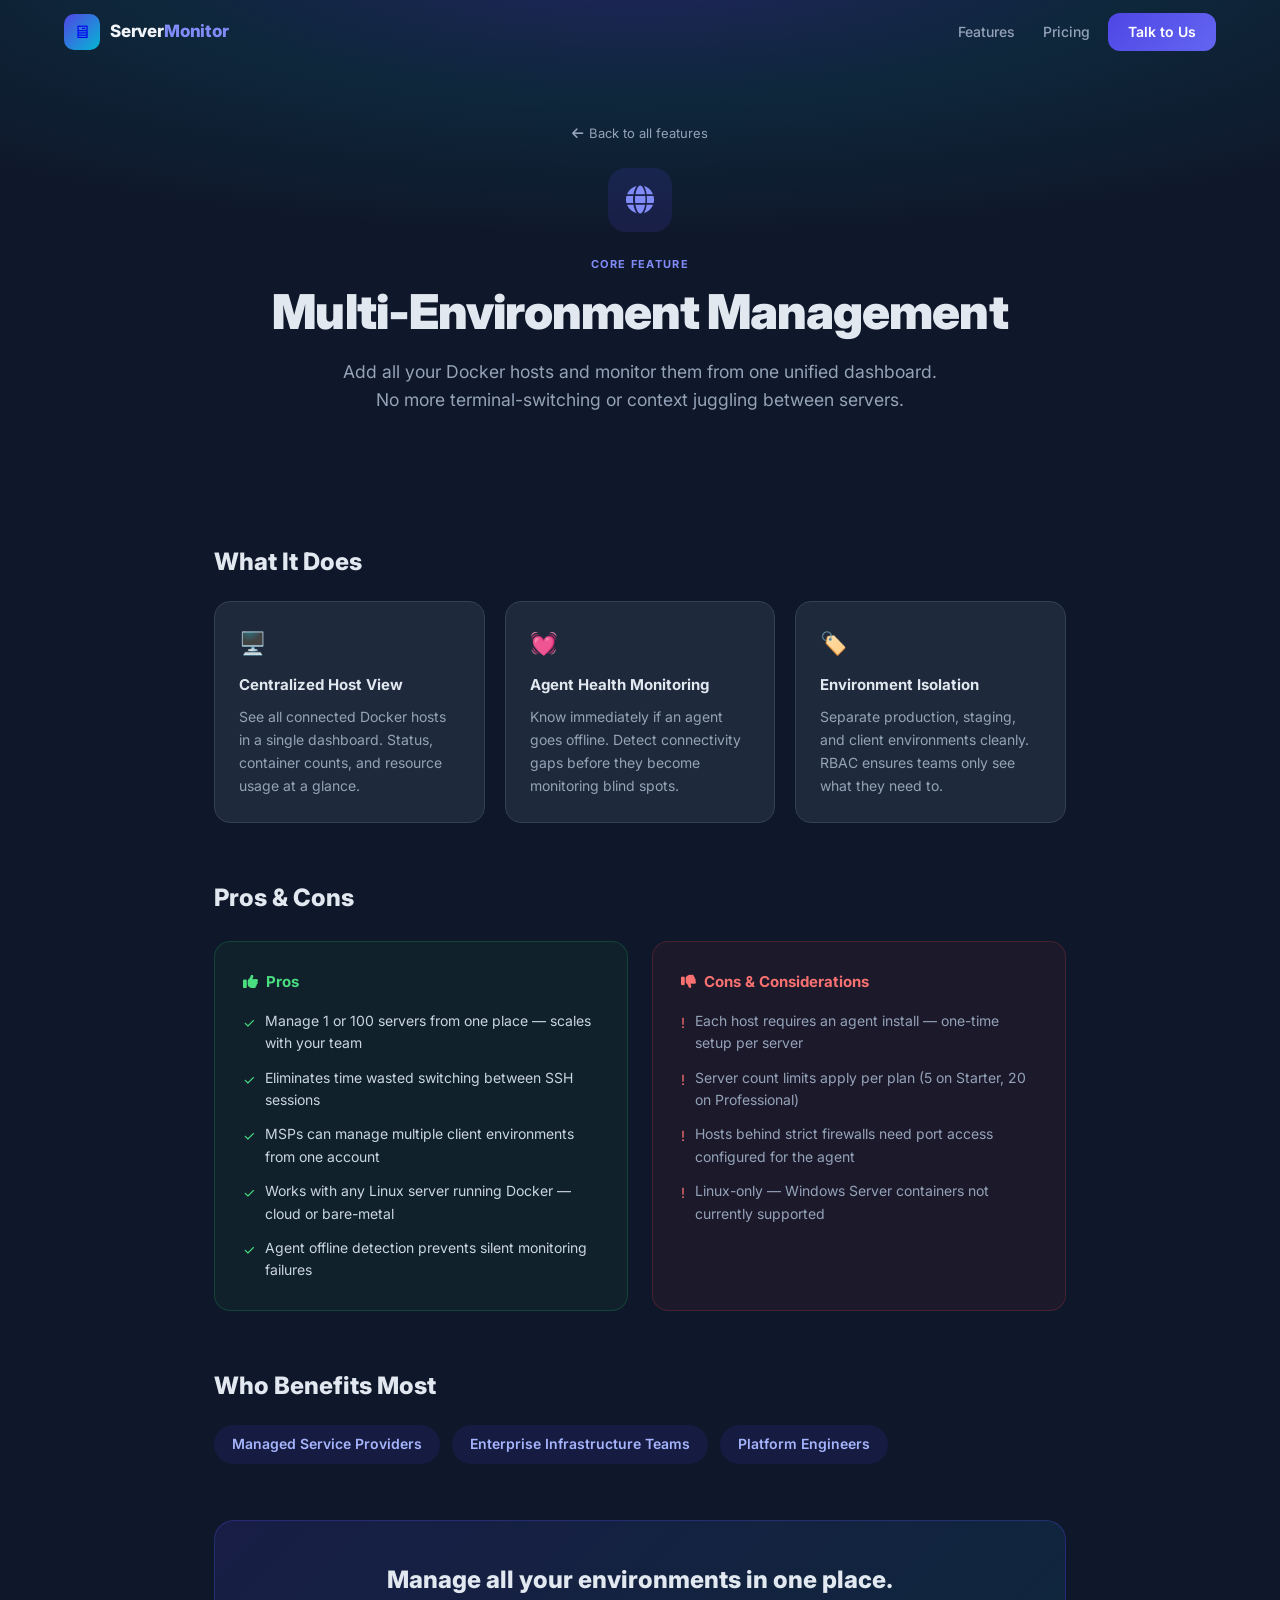
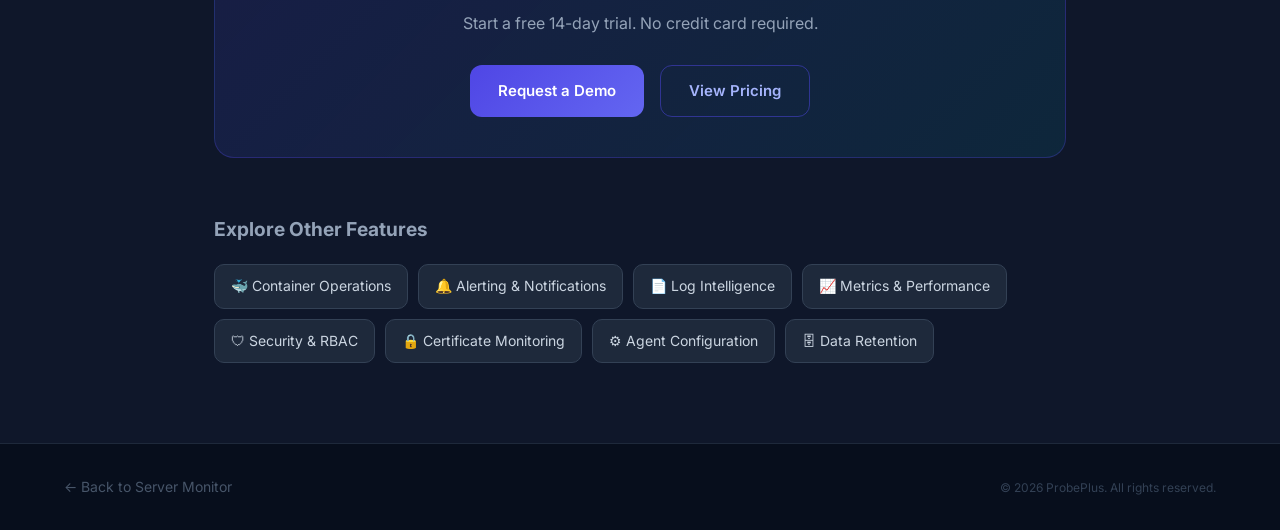
<file: features/multi-environment.html>
<!DOCTYPE html>
<html lang="en">
<head>
  <meta charset="UTF-8" />
  <meta name="viewport" content="width=device-width, initial-scale=1.0" />
  <title>Multi-Environment Management — Server Monitor</title>
  <meta name="description" content="Manage all your Docker hosts from one central dashboard. Track agent status, host health, and container availability across every environment." />
  <link rel="preconnect" href="https://fonts.googleapis.com" />
  <link rel="preconnect" href="https://fonts.gstatic.com" crossorigin />
  <link href="https://fonts.googleapis.com/css2?family=Inter:wght@400;500;600;700;800;900&display=swap" rel="stylesheet" />
  <link rel="stylesheet" href="https://cdnjs.cloudflare.com/ajax/libs/font-awesome/6.5.0/css/all.min.css" crossorigin="anonymous" />
  <link rel="stylesheet" href="../assets/style.css" />
</head>
<body>
<nav id="navbar" role="navigation" aria-label="Main navigation">
  <div class="container">
    <div class="flex items-center justify-between" style="height:64px;">
      <a href="../index.html" style="display:flex;align-items:center;gap:10px;text-decoration:none;">
        <div style="width:36px;height:36px;border-radius:10px;background:linear-gradient(135deg,#4f46e5,#06b6d4);display:flex;align-items:center;justify-content:center;font-size:18px;">🖥</div>
        <span style="font-weight:800;font-size:17px;color:#f1f5f9;letter-spacing:-0.01em;">Server<span style="color:#818cf8;">Monitor</span></span>
      </a>
      <div class="flex items-center" style="display:flex;gap:8px;" id="nav-links">
        <a href="../index.html#features" style="color:#94a3b8;font-size:14px;font-weight:500;text-decoration:none;padding:6px 10px;border-radius:8px;" onmouseover="this.style.color='#a5b4fc'" onmouseout="this.style.color='#94a3b8'">Features</a>
        <a href="../index.html#pricing"  style="color:#94a3b8;font-size:14px;font-weight:500;text-decoration:none;padding:6px 10px;border-radius:8px;" onmouseover="this.style.color='#a5b4fc'" onmouseout="this.style.color='#94a3b8'">Pricing</a>
        <a href="../index.html#contact"  class="btn-primary" style="padding:8px 20px;font-size:14px;">Talk to Us</a>
      </div>
      <button id="nav-toggle" aria-label="Toggle menu" aria-expanded="false" style="display:none;background:none;border:none;cursor:pointer;padding:8px;color:#94a3b8;font-size:20px;"><i class="fa fa-bars"></i></button>
    </div>
  </div>
  <div id="mobile-menu" role="menu">
    <a href="../index.html#features">Features</a>
    <a href="../index.html#pricing">Pricing</a>
    <a href="../index.html#contact" style="color:#a5b4fc;font-weight:600;">Talk to Us →</a>
  </div>
</nav>
<style>
@media (max-width: 768px) { #nav-links { display: none !important; } #nav-toggle { display: block !important; } }
.container { width: 100%; max-width: 1200px; margin: 0 auto; padding: 0 24px; }
.flex { display: flex; } .items-center { align-items: center; } .justify-between { justify-content: space-between; }
</style>

<section style="padding:120px 0 72px;background:radial-gradient(ellipse 80% 60% at 50% -10%,rgba(79,70,229,0.28) 0%,rgba(6,182,212,0.1) 50%,transparent 100%);">
  <div class="container" style="max-width:860px;text-align:center;">
    <a href="../index.html#features" style="display:inline-flex;align-items:center;gap:6px;color:#94a3b8;font-size:13px;text-decoration:none;margin-bottom:24px;" onmouseover="this.style.color='#a5b4fc'" onmouseout="this.style.color='#94a3b8'"><i class="fa fa-arrow-left"></i> Back to all features</a>
    <div style="width:64px;height:64px;border-radius:18px;background:rgba(79,70,229,0.15);display:flex;align-items:center;justify-content:center;margin:0 auto 24px;font-size:28px;"><i class="fa fa-globe" style="color:#818cf8;"></i></div>
    <p style="font-size:11px;font-weight:700;letter-spacing:0.12em;text-transform:uppercase;color:#818cf8;margin-bottom:12px;">Core Feature</p>
    <h1 style="font-size:clamp(2rem,4vw,3rem);font-weight:900;line-height:1.1;letter-spacing:-0.02em;margin-bottom:20px;">Multi-Environment Management</h1>
    <p style="font-size:1.1rem;color:#94a3b8;max-width:620px;margin:0 auto;">Add all your Docker hosts and monitor them from one unified dashboard. No more terminal-switching or context juggling between servers.</p>
  </div>
</section>

<main style="padding:0 0 80px;">
  <div class="container" style="max-width:900px;">
    <section style="padding:56px 0 0;">
      <h2 style="font-size:1.5rem;font-weight:800;margin-bottom:20px;">What It Does</h2>
      <div style="display:grid;grid-template-columns:repeat(auto-fit,minmax(240px,1fr));gap:20px;">
        <div style="background:#1e293b;border:1px solid #334155;border-radius:16px;padding:24px;">
          <div style="font-size:22px;margin-bottom:12px;">🖥️</div>
          <h3 style="font-weight:700;font-size:15px;margin-bottom:8px;">Centralized Host View</h3>
          <p style="color:#94a3b8;font-size:14px;line-height:1.65;">See all connected Docker hosts in a single dashboard. Status, container counts, and resource usage at a glance.</p>
        </div>
        <div style="background:#1e293b;border:1px solid #334155;border-radius:16px;padding:24px;">
          <div style="font-size:22px;margin-bottom:12px;">💓</div>
          <h3 style="font-weight:700;font-size:15px;margin-bottom:8px;">Agent Health Monitoring</h3>
          <p style="color:#94a3b8;font-size:14px;line-height:1.65;">Know immediately if an agent goes offline. Detect connectivity gaps before they become monitoring blind spots.</p>
        </div>
        <div style="background:#1e293b;border:1px solid #334155;border-radius:16px;padding:24px;">
          <div style="font-size:22px;margin-bottom:12px;">🏷️</div>
          <h3 style="font-weight:700;font-size:15px;margin-bottom:8px;">Environment Isolation</h3>
          <p style="color:#94a3b8;font-size:14px;line-height:1.65;">Separate production, staging, and client environments cleanly. RBAC ensures teams only see what they need to.</p>
        </div>
      </div>
    </section>

    <section style="padding:56px 0 0;">
      <h2 style="font-size:1.5rem;font-weight:800;margin-bottom:24px;">Pros &amp; Cons</h2>
      <div style="display:grid;grid-template-columns:1fr 1fr;gap:24px;">
        <div style="background:rgba(34,197,94,0.06);border:1px solid rgba(34,197,94,0.2);border-radius:16px;padding:28px;">
          <h3 style="font-size:15px;font-weight:700;color:#4ade80;margin-bottom:16px;display:flex;align-items:center;gap:8px;"><i class="fa fa-thumbs-up"></i> Pros</h3>
          <ul style="list-style:none;display:flex;flex-direction:column;gap:12px;">
            <li style="display:flex;gap:10px;font-size:14px;color:#cbd5e1;"><span style="color:#4ade80;margin-top:2px;">✓</span> Manage 1 or 100 servers from one place — scales with your team</li>
            <li style="display:flex;gap:10px;font-size:14px;color:#cbd5e1;"><span style="color:#4ade80;margin-top:2px;">✓</span> Eliminates time wasted switching between SSH sessions</li>
            <li style="display:flex;gap:10px;font-size:14px;color:#cbd5e1;"><span style="color:#4ade80;margin-top:2px;">✓</span> MSPs can manage multiple client environments from one account</li>
            <li style="display:flex;gap:10px;font-size:14px;color:#cbd5e1;"><span style="color:#4ade80;margin-top:2px;">✓</span> Works with any Linux server running Docker — cloud or bare-metal</li>
            <li style="display:flex;gap:10px;font-size:14px;color:#cbd5e1;"><span style="color:#4ade80;margin-top:2px;">✓</span> Agent offline detection prevents silent monitoring failures</li>
          </ul>
        </div>
        <div style="background:rgba(239,68,68,0.06);border:1px solid rgba(239,68,68,0.2);border-radius:16px;padding:28px;">
          <h3 style="font-size:15px;font-weight:700;color:#f87171;margin-bottom:16px;display:flex;align-items:center;gap:8px;"><i class="fa fa-thumbs-down"></i> Cons &amp; Considerations</h3>
          <ul style="list-style:none;display:flex;flex-direction:column;gap:12px;">
            <li style="display:flex;gap:10px;font-size:14px;color:#94a3b8;"><span style="color:#f87171;margin-top:2px;">!</span> Each host requires an agent install — one-time setup per server</li>
            <li style="display:flex;gap:10px;font-size:14px;color:#94a3b8;"><span style="color:#f87171;margin-top:2px;">!</span> Server count limits apply per plan (5 on Starter, 20 on Professional)</li>
            <li style="display:flex;gap:10px;font-size:14px;color:#94a3b8;"><span style="color:#f87171;margin-top:2px;">!</span> Hosts behind strict firewalls need port access configured for the agent</li>
            <li style="display:flex;gap:10px;font-size:14px;color:#94a3b8;"><span style="color:#f87171;margin-top:2px;">!</span> Linux-only — Windows Server containers not currently supported</li>
          </ul>
        </div>
      </div>
    </section>

    <section style="padding:56px 0 0;">
      <h2 style="font-size:1.5rem;font-weight:800;margin-bottom:20px;">Who Benefits Most</h2>
      <div style="display:flex;flex-wrap:wrap;gap:12px;">
        <span style="background:rgba(79,70,229,0.12);color:#a5b4fc;padding:8px 18px;border-radius:999px;font-size:14px;font-weight:600;">Managed Service Providers</span>
        <span style="background:rgba(79,70,229,0.12);color:#a5b4fc;padding:8px 18px;border-radius:999px;font-size:14px;font-weight:600;">Enterprise Infrastructure Teams</span>
        <span style="background:rgba(79,70,229,0.12);color:#a5b4fc;padding:8px 18px;border-radius:999px;font-size:14px;font-weight:600;">Platform Engineers</span>
      </div>
    </section>

    <section style="padding:56px 0 0;">
      <div style="background:linear-gradient(135deg,rgba(79,70,229,0.15),rgba(6,182,212,0.1));border:1px solid rgba(79,70,229,0.3);border-radius:20px;padding:40px;text-align:center;">
        <h2 style="font-size:1.5rem;font-weight:800;margin-bottom:12px;">Manage all your environments in one place.</h2>
        <p style="color:#94a3b8;margin-bottom:28px;max-width:480px;margin-left:auto;margin-right:auto;">Start a free 14-day trial. No credit card required.</p>
        <div style="display:flex;gap:16px;justify-content:center;flex-wrap:wrap;">
          <a href="../index.html#contact" class="btn-primary">Request a Demo</a>
          <a href="../index.html#pricing" class="btn-outline">View Pricing</a>
        </div>
      </div>
    </section>

    <section style="padding:56px 0 0;">
      <h2 style="font-size:1.2rem;font-weight:700;color:#94a3b8;margin-bottom:20px;">Explore Other Features</h2>
      <div style="display:flex;flex-wrap:wrap;gap:10px;">
        <a href="container-operations.html" style="background:#1e293b;border:1px solid #334155;border-radius:10px;padding:10px 16px;font-size:14px;color:#cbd5e1;text-decoration:none;" onmouseover="this.style.borderColor='rgba(79,70,229,0.5)'" onmouseout="this.style.borderColor='#334155'">🐳 Container Operations</a>
        <a href="alerting.html" style="background:#1e293b;border:1px solid #334155;border-radius:10px;padding:10px 16px;font-size:14px;color:#cbd5e1;text-decoration:none;" onmouseover="this.style.borderColor='rgba(79,70,229,0.5)'" onmouseout="this.style.borderColor='#334155'">🔔 Alerting &amp; Notifications</a>
        <a href="log-intelligence.html" style="background:#1e293b;border:1px solid #334155;border-radius:10px;padding:10px 16px;font-size:14px;color:#cbd5e1;text-decoration:none;" onmouseover="this.style.borderColor='rgba(79,70,229,0.5)'" onmouseout="this.style.borderColor='#334155'">📄 Log Intelligence</a>
        <a href="metrics.html" style="background:#1e293b;border:1px solid #334155;border-radius:10px;padding:10px 16px;font-size:14px;color:#cbd5e1;text-decoration:none;" onmouseover="this.style.borderColor='rgba(79,70,229,0.5)'" onmouseout="this.style.borderColor='#334155'">📈 Metrics &amp; Performance</a>
        <a href="security-rbac.html" style="background:#1e293b;border:1px solid #334155;border-radius:10px;padding:10px 16px;font-size:14px;color:#cbd5e1;text-decoration:none;" onmouseover="this.style.borderColor='rgba(79,70,229,0.5)'" onmouseout="this.style.borderColor='#334155'">🛡 Security &amp; RBAC</a>
        <a href="certificate-monitoring.html" style="background:#1e293b;border:1px solid #334155;border-radius:10px;padding:10px 16px;font-size:14px;color:#cbd5e1;text-decoration:none;" onmouseover="this.style.borderColor='rgba(79,70,229,0.5)'" onmouseout="this.style.borderColor='#334155'">🔒 Certificate Monitoring</a>
        <a href="agent-config.html" style="background:#1e293b;border:1px solid #334155;border-radius:10px;padding:10px 16px;font-size:14px;color:#cbd5e1;text-decoration:none;" onmouseover="this.style.borderColor='rgba(79,70,229,0.5)'" onmouseout="this.style.borderColor='#334155'">⚙️ Agent Configuration</a>
        <a href="data-retention.html" style="background:#1e293b;border:1px solid #334155;border-radius:10px;padding:10px 16px;font-size:14px;color:#cbd5e1;text-decoration:none;" onmouseover="this.style.borderColor='rgba(79,70,229,0.5)'" onmouseout="this.style.borderColor='#334155'">🗄 Data Retention</a>
      </div>
    </section>
  </div>
</main>

<footer style="background:#070e1c;border-top:1px solid #1e293b;padding:32px 0;">
  <div class="container" style="display:flex;align-items:center;justify-content:space-between;flex-wrap:wrap;gap:16px;">
    <a href="../index.html" style="font-size:14px;color:#475569;text-decoration:none;">← Back to Server Monitor</a>
    <p style="font-size:12px;color:#334155;">© 2026 ProbePlus. All rights reserved.</p>
  </div>
</footer>
<script src="../assets/app.js"></script>
</body>
</html>
</file>
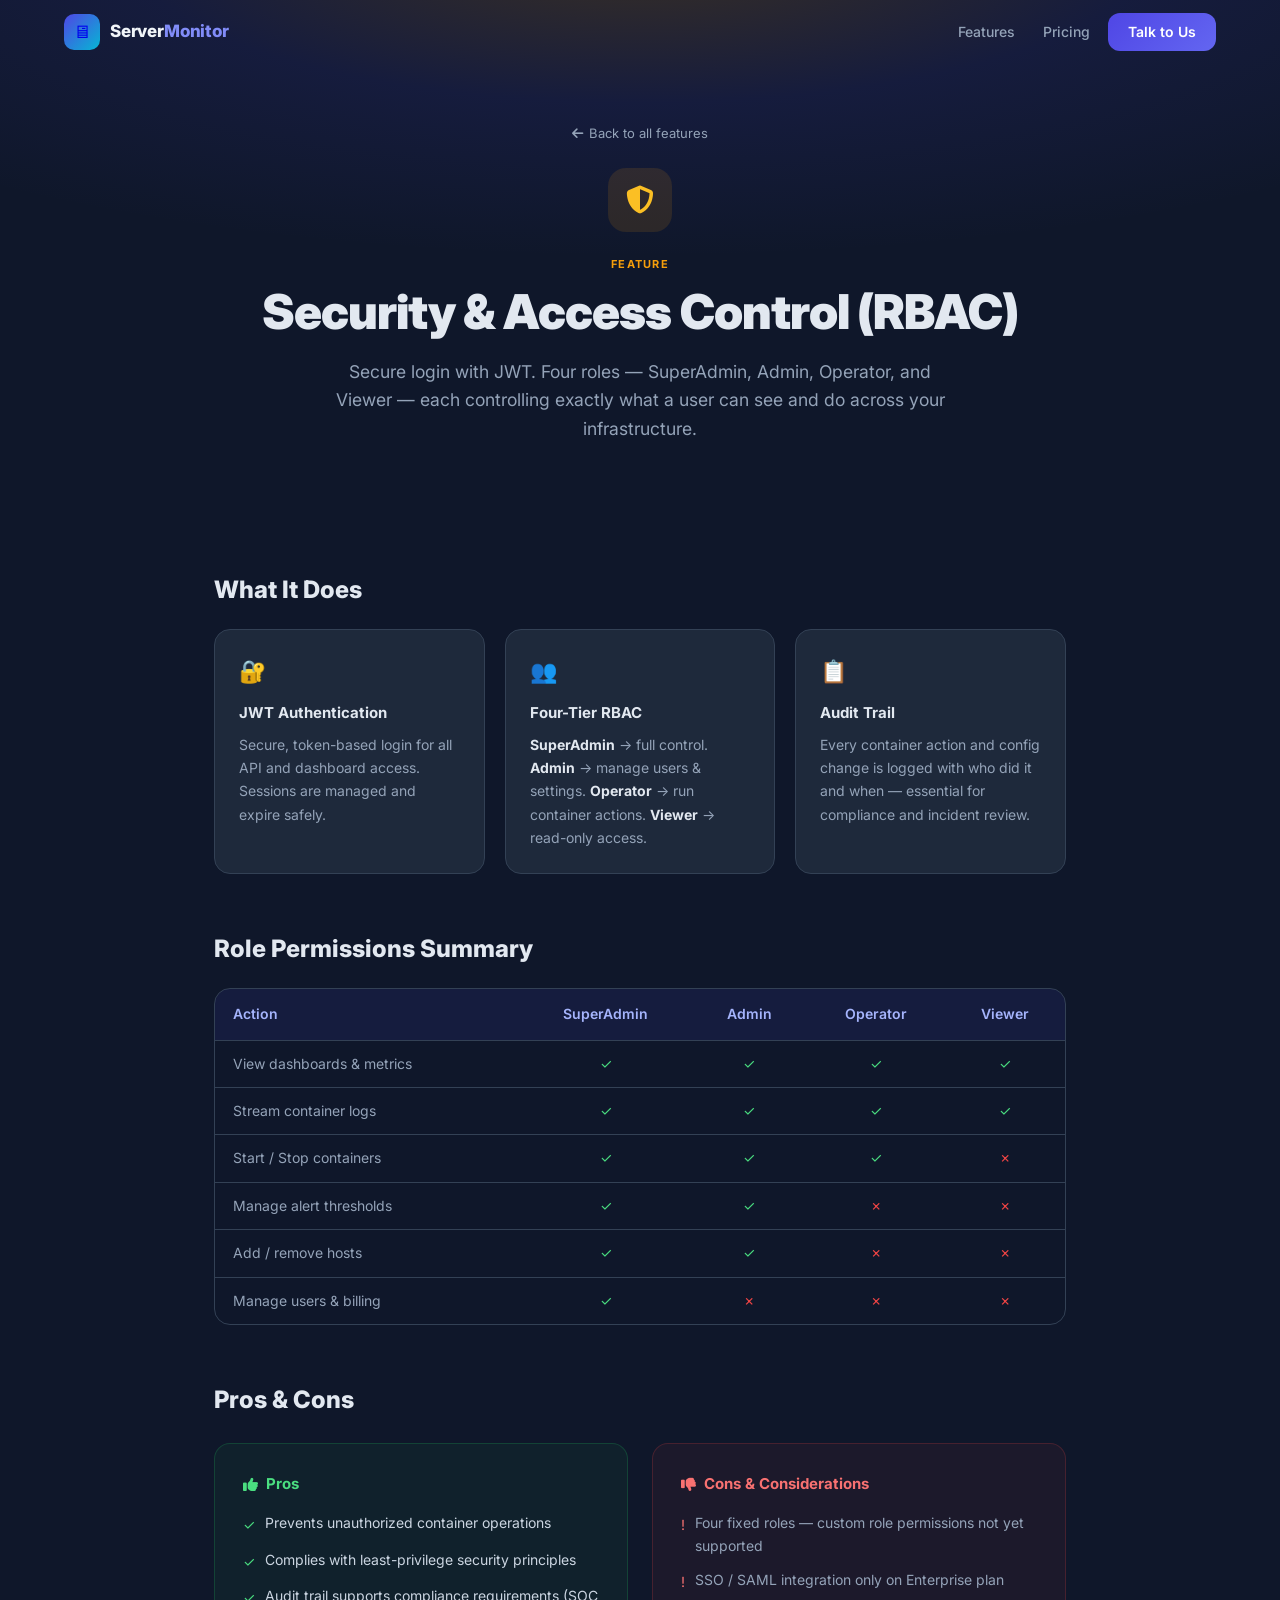
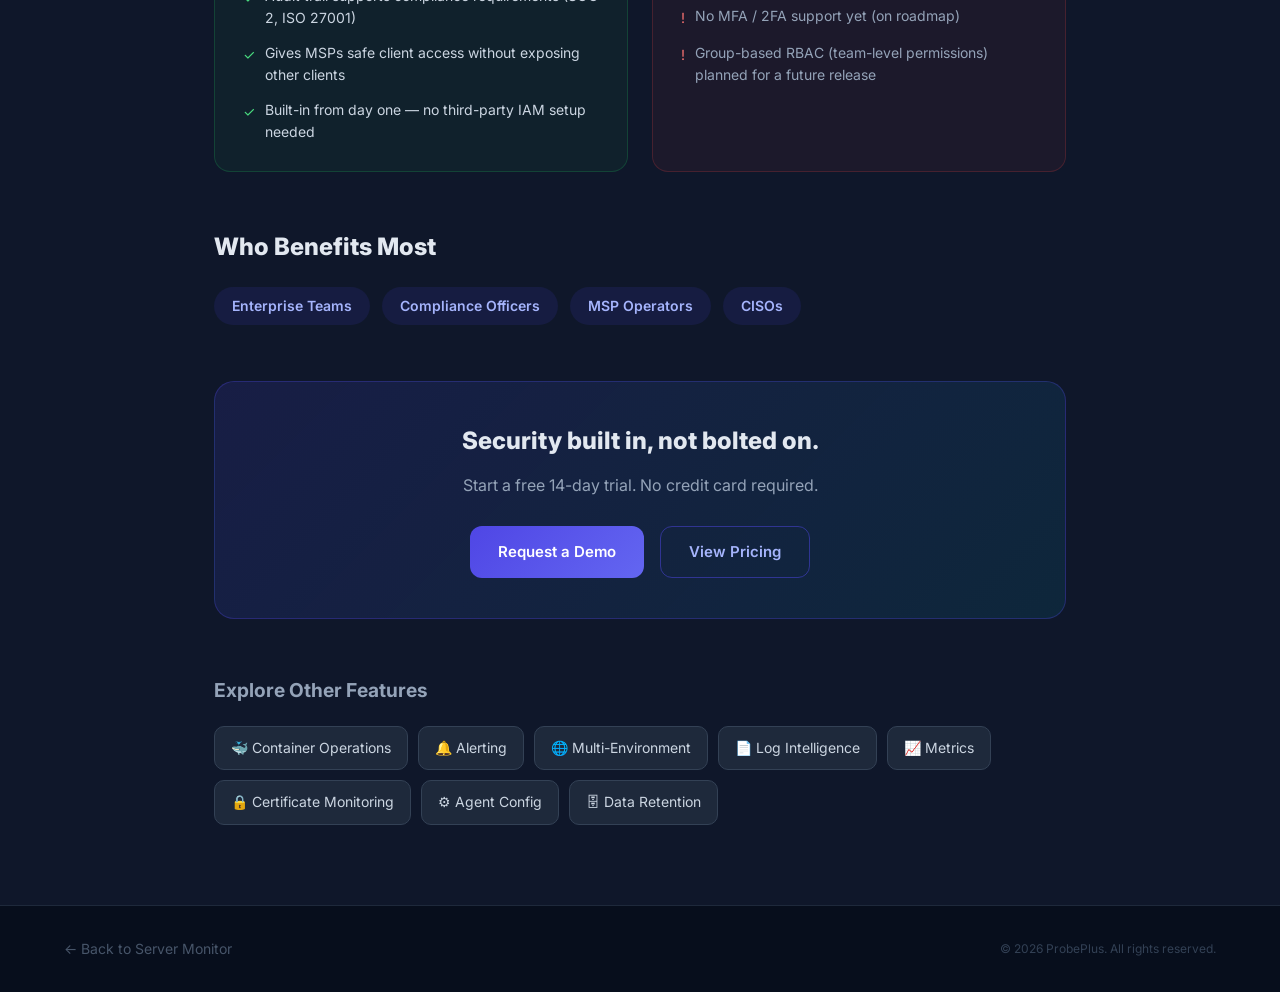
<file: features/security-rbac.html>
<!DOCTYPE html>
<html lang="en">
<head>
  <meta charset="UTF-8" />
  <meta name="viewport" content="width=device-width, initial-scale=1.0" />
  <title>Security &amp; Access Control (RBAC) — Server Monitor</title>
  <meta name="description" content="JWT authentication and four-tier role-based access control. Each role precisely controls what users can see and do across your infrastructure." />
  <link rel="preconnect" href="https://fonts.googleapis.com" />
  <link rel="preconnect" href="https://fonts.gstatic.com" crossorigin />
  <link href="https://fonts.googleapis.com/css2?family=Inter:wght@400;500;600;700;800;900&display=swap" rel="stylesheet" />
  <link rel="stylesheet" href="https://cdnjs.cloudflare.com/ajax/libs/font-awesome/6.5.0/css/all.min.css" crossorigin="anonymous" />
  <link rel="stylesheet" href="../assets/style.css" />
</head>
<body>
<nav id="navbar" role="navigation" aria-label="Main navigation">
  <div class="container">
    <div class="flex items-center justify-between" style="height:64px;">
      <a href="../index.html" style="display:flex;align-items:center;gap:10px;text-decoration:none;">
        <div style="width:36px;height:36px;border-radius:10px;background:linear-gradient(135deg,#4f46e5,#06b6d4);display:flex;align-items:center;justify-content:center;font-size:18px;">🖥</div>
        <span style="font-weight:800;font-size:17px;color:#f1f5f9;letter-spacing:-0.01em;">Server<span style="color:#818cf8;">Monitor</span></span>
      </a>
      <div class="flex items-center" style="display:flex;gap:8px;" id="nav-links">
        <a href="../index.html#features" style="color:#94a3b8;font-size:14px;font-weight:500;text-decoration:none;padding:6px 10px;border-radius:8px;" onmouseover="this.style.color='#a5b4fc'" onmouseout="this.style.color='#94a3b8'">Features</a>
        <a href="../index.html#pricing"  style="color:#94a3b8;font-size:14px;font-weight:500;text-decoration:none;padding:6px 10px;border-radius:8px;" onmouseover="this.style.color='#a5b4fc'" onmouseout="this.style.color='#94a3b8'">Pricing</a>
        <a href="../index.html#contact"  class="btn-primary" style="padding:8px 20px;font-size:14px;">Talk to Us</a>
      </div>
      <button id="nav-toggle" aria-label="Toggle menu" aria-expanded="false" style="display:none;background:none;border:none;cursor:pointer;padding:8px;color:#94a3b8;font-size:20px;"><i class="fa fa-bars"></i></button>
    </div>
  </div>
  <div id="mobile-menu" role="menu">
    <a href="../index.html#features">Features</a>
    <a href="../index.html#pricing">Pricing</a>
    <a href="../index.html#contact" style="color:#a5b4fc;font-weight:600;">Talk to Us →</a>
  </div>
</nav>
<style>
@media (max-width: 768px) { #nav-links { display: none !important; } #nav-toggle { display: block !important; } }
.container { width: 100%; max-width: 1200px; margin: 0 auto; padding: 0 24px; }
.flex { display: flex; } .items-center { align-items: center; } .justify-between { justify-content: space-between; }
</style>

<section style="padding:120px 0 72px;background:radial-gradient(ellipse 80% 60% at 50% -10%,rgba(245,158,11,0.18) 0%,rgba(79,70,229,0.1) 50%,transparent 100%);">
  <div class="container" style="max-width:860px;text-align:center;">
    <a href="../index.html#features" style="display:inline-flex;align-items:center;gap:6px;color:#94a3b8;font-size:13px;text-decoration:none;margin-bottom:24px;" onmouseover="this.style.color='#a5b4fc'" onmouseout="this.style.color='#94a3b8'"><i class="fa fa-arrow-left"></i> Back to all features</a>
    <div style="width:64px;height:64px;border-radius:18px;background:rgba(245,158,11,0.12);display:flex;align-items:center;justify-content:center;margin:0 auto 24px;font-size:28px;"><i class="fa fa-shield-halved" style="color:#fbbf24;"></i></div>
    <p style="font-size:11px;font-weight:700;letter-spacing:0.12em;text-transform:uppercase;color:#f59e0b;margin-bottom:12px;">Feature</p>
    <h1 style="font-size:clamp(2rem,4vw,3rem);font-weight:900;line-height:1.1;letter-spacing:-0.02em;margin-bottom:20px;">Security &amp; Access Control (RBAC)</h1>
    <p style="font-size:1.1rem;color:#94a3b8;max-width:620px;margin:0 auto;">Secure login with JWT. Four roles — SuperAdmin, Admin, Operator, and Viewer — each controlling exactly what a user can see and do across your infrastructure.</p>
  </div>
</section>

<main style="padding:0 0 80px;">
  <div class="container" style="max-width:900px;">
    <section style="padding:56px 0 0;">
      <h2 style="font-size:1.5rem;font-weight:800;margin-bottom:20px;">What It Does</h2>
      <div style="display:grid;grid-template-columns:repeat(auto-fit,minmax(240px,1fr));gap:20px;">
        <div style="background:#1e293b;border:1px solid #334155;border-radius:16px;padding:24px;">
          <div style="font-size:22px;margin-bottom:12px;">🔐</div>
          <h3 style="font-weight:700;font-size:15px;margin-bottom:8px;">JWT Authentication</h3>
          <p style="color:#94a3b8;font-size:14px;line-height:1.65;">Secure, token-based login for all API and dashboard access. Sessions are managed and expire safely.</p>
        </div>
        <div style="background:#1e293b;border:1px solid #334155;border-radius:16px;padding:24px;">
          <div style="font-size:22px;margin-bottom:12px;">👥</div>
          <h3 style="font-weight:700;font-size:15px;margin-bottom:8px;">Four-Tier RBAC</h3>
          <p style="color:#94a3b8;font-size:14px;line-height:1.65;"><strong style="color:#e2e8f0;">SuperAdmin</strong> → full control. <strong style="color:#e2e8f0;">Admin</strong> → manage users &amp; settings. <strong style="color:#e2e8f0;">Operator</strong> → run container actions. <strong style="color:#e2e8f0;">Viewer</strong> → read-only access.</p>
        </div>
        <div style="background:#1e293b;border:1px solid #334155;border-radius:16px;padding:24px;">
          <div style="font-size:22px;margin-bottom:12px;">📋</div>
          <h3 style="font-weight:700;font-size:15px;margin-bottom:8px;">Audit Trail</h3>
          <p style="color:#94a3b8;font-size:14px;line-height:1.65;">Every container action and config change is logged with who did it and when — essential for compliance and incident review.</p>
        </div>
      </div>
    </section>

    <!-- RBAC table -->
    <section style="padding:56px 0 0;">
      <h2 style="font-size:1.5rem;font-weight:800;margin-bottom:20px;">Role Permissions Summary</h2>
      <div style="overflow-x:auto;border-radius:16px;border:1px solid #334155;">
        <table style="width:100%;border-collapse:collapse;font-size:14px;">
          <thead>
            <tr style="background:rgba(79,70,229,0.1);">
              <th style="padding:14px 18px;text-align:left;color:#a5b4fc;font-weight:600;border-bottom:1px solid #334155;">Action</th>
              <th style="padding:14px 18px;text-align:center;color:#a5b4fc;font-weight:600;border-bottom:1px solid #334155;">SuperAdmin</th>
              <th style="padding:14px 18px;text-align:center;color:#a5b4fc;font-weight:600;border-bottom:1px solid #334155;">Admin</th>
              <th style="padding:14px 18px;text-align:center;color:#a5b4fc;font-weight:600;border-bottom:1px solid #334155;">Operator</th>
              <th style="padding:14px 18px;text-align:center;color:#a5b4fc;font-weight:600;border-bottom:1px solid #334155;">Viewer</th>
            </tr>
          </thead>
          <tbody>
            <tr style="border-bottom:1px solid #334155;">
              <td style="padding:12px 18px;color:#94a3b8;">View dashboards &amp; metrics</td>
              <td style="padding:12px 18px;text-align:center;color:#4ade80;">✓</td>
              <td style="padding:12px 18px;text-align:center;color:#4ade80;">✓</td>
              <td style="padding:12px 18px;text-align:center;color:#4ade80;">✓</td>
              <td style="padding:12px 18px;text-align:center;color:#4ade80;">✓</td>
            </tr>
            <tr style="border-bottom:1px solid #334155;">
              <td style="padding:12px 18px;color:#94a3b8;">Stream container logs</td>
              <td style="padding:12px 18px;text-align:center;color:#4ade80;">✓</td>
              <td style="padding:12px 18px;text-align:center;color:#4ade80;">✓</td>
              <td style="padding:12px 18px;text-align:center;color:#4ade80;">✓</td>
              <td style="padding:12px 18px;text-align:center;color:#4ade80;">✓</td>
            </tr>
            <tr style="border-bottom:1px solid #334155;">
              <td style="padding:12px 18px;color:#94a3b8;">Start / Stop containers</td>
              <td style="padding:12px 18px;text-align:center;color:#4ade80;">✓</td>
              <td style="padding:12px 18px;text-align:center;color:#4ade80;">✓</td>
              <td style="padding:12px 18px;text-align:center;color:#4ade80;">✓</td>
              <td style="padding:12px 18px;text-align:center;color:#ef4444;">✗</td>
            </tr>
            <tr style="border-bottom:1px solid #334155;">
              <td style="padding:12px 18px;color:#94a3b8;">Manage alert thresholds</td>
              <td style="padding:12px 18px;text-align:center;color:#4ade80;">✓</td>
              <td style="padding:12px 18px;text-align:center;color:#4ade80;">✓</td>
              <td style="padding:12px 18px;text-align:center;color:#ef4444;">✗</td>
              <td style="padding:12px 18px;text-align:center;color:#ef4444;">✗</td>
            </tr>
            <tr style="border-bottom:1px solid #334155;">
              <td style="padding:12px 18px;color:#94a3b8;">Add / remove hosts</td>
              <td style="padding:12px 18px;text-align:center;color:#4ade80;">✓</td>
              <td style="padding:12px 18px;text-align:center;color:#4ade80;">✓</td>
              <td style="padding:12px 18px;text-align:center;color:#ef4444;">✗</td>
              <td style="padding:12px 18px;text-align:center;color:#ef4444;">✗</td>
            </tr>
            <tr>
              <td style="padding:12px 18px;color:#94a3b8;">Manage users &amp; billing</td>
              <td style="padding:12px 18px;text-align:center;color:#4ade80;">✓</td>
              <td style="padding:12px 18px;text-align:center;color:#ef4444;">✗</td>
              <td style="padding:12px 18px;text-align:center;color:#ef4444;">✗</td>
              <td style="padding:12px 18px;text-align:center;color:#ef4444;">✗</td>
            </tr>
          </tbody>
        </table>
      </div>
    </section>

    <section style="padding:56px 0 0;">
      <h2 style="font-size:1.5rem;font-weight:800;margin-bottom:24px;">Pros &amp; Cons</h2>
      <div style="display:grid;grid-template-columns:1fr 1fr;gap:24px;">
        <div style="background:rgba(34,197,94,0.06);border:1px solid rgba(34,197,94,0.2);border-radius:16px;padding:28px;">
          <h3 style="font-size:15px;font-weight:700;color:#4ade80;margin-bottom:16px;display:flex;align-items:center;gap:8px;"><i class="fa fa-thumbs-up"></i> Pros</h3>
          <ul style="list-style:none;display:flex;flex-direction:column;gap:12px;">
            <li style="display:flex;gap:10px;font-size:14px;color:#cbd5e1;"><span style="color:#4ade80;margin-top:2px;">✓</span> Prevents unauthorized container operations</li>
            <li style="display:flex;gap:10px;font-size:14px;color:#cbd5e1;"><span style="color:#4ade80;margin-top:2px;">✓</span> Complies with least-privilege security principles</li>
            <li style="display:flex;gap:10px;font-size:14px;color:#cbd5e1;"><span style="color:#4ade80;margin-top:2px;">✓</span> Audit trail supports compliance requirements (SOC 2, ISO 27001)</li>
            <li style="display:flex;gap:10px;font-size:14px;color:#cbd5e1;"><span style="color:#4ade80;margin-top:2px;">✓</span> Gives MSPs safe client access without exposing other clients</li>
            <li style="display:flex;gap:10px;font-size:14px;color:#cbd5e1;"><span style="color:#4ade80;margin-top:2px;">✓</span> Built-in from day one — no third-party IAM setup needed</li>
          </ul>
        </div>
        <div style="background:rgba(239,68,68,0.06);border:1px solid rgba(239,68,68,0.2);border-radius:16px;padding:28px;">
          <h3 style="font-size:15px;font-weight:700;color:#f87171;margin-bottom:16px;display:flex;align-items:center;gap:8px;"><i class="fa fa-thumbs-down"></i> Cons &amp; Considerations</h3>
          <ul style="list-style:none;display:flex;flex-direction:column;gap:12px;">
            <li style="display:flex;gap:10px;font-size:14px;color:#94a3b8;"><span style="color:#f87171;margin-top:2px;">!</span> Four fixed roles — custom role permissions not yet supported</li>
            <li style="display:flex;gap:10px;font-size:14px;color:#94a3b8;"><span style="color:#f87171;margin-top:2px;">!</span> SSO / SAML integration only on Enterprise plan</li>
            <li style="display:flex;gap:10px;font-size:14px;color:#94a3b8;"><span style="color:#f87171;margin-top:2px;">!</span> No MFA / 2FA support yet (on roadmap)</li>
            <li style="display:flex;gap:10px;font-size:14px;color:#94a3b8;"><span style="color:#f87171;margin-top:2px;">!</span> Group-based RBAC (team-level permissions) planned for a future release</li>
          </ul>
        </div>
      </div>
    </section>

    <section style="padding:56px 0 0;">
      <h2 style="font-size:1.5rem;font-weight:800;margin-bottom:20px;">Who Benefits Most</h2>
      <div style="display:flex;flex-wrap:wrap;gap:12px;">
        <span style="background:rgba(79,70,229,0.12);color:#a5b4fc;padding:8px 18px;border-radius:999px;font-size:14px;font-weight:600;">Enterprise Teams</span>
        <span style="background:rgba(79,70,229,0.12);color:#a5b4fc;padding:8px 18px;border-radius:999px;font-size:14px;font-weight:600;">Compliance Officers</span>
        <span style="background:rgba(79,70,229,0.12);color:#a5b4fc;padding:8px 18px;border-radius:999px;font-size:14px;font-weight:600;">MSP Operators</span>
        <span style="background:rgba(79,70,229,0.12);color:#a5b4fc;padding:8px 18px;border-radius:999px;font-size:14px;font-weight:600;">CISOs</span>
      </div>
    </section>

    <section style="padding:56px 0 0;">
      <div style="background:linear-gradient(135deg,rgba(79,70,229,0.15),rgba(6,182,212,0.1));border:1px solid rgba(79,70,229,0.3);border-radius:20px;padding:40px;text-align:center;">
        <h2 style="font-size:1.5rem;font-weight:800;margin-bottom:12px;">Security built in, not bolted on.</h2>
        <p style="color:#94a3b8;margin-bottom:28px;max-width:480px;margin-left:auto;margin-right:auto;">Start a free 14-day trial. No credit card required.</p>
        <div style="display:flex;gap:16px;justify-content:center;flex-wrap:wrap;">
          <a href="../index.html#contact" class="btn-primary">Request a Demo</a>
          <a href="../index.html#pricing" class="btn-outline">View Pricing</a>
        </div>
      </div>
    </section>

    <section style="padding:56px 0 0;">
      <h2 style="font-size:1.2rem;font-weight:700;color:#94a3b8;margin-bottom:20px;">Explore Other Features</h2>
      <div style="display:flex;flex-wrap:wrap;gap:10px;">
        <a href="container-operations.html" style="background:#1e293b;border:1px solid #334155;border-radius:10px;padding:10px 16px;font-size:14px;color:#cbd5e1;text-decoration:none;" onmouseover="this.style.borderColor='rgba(79,70,229,0.5)'" onmouseout="this.style.borderColor='#334155'">🐳 Container Operations</a>
        <a href="alerting.html" style="background:#1e293b;border:1px solid #334155;border-radius:10px;padding:10px 16px;font-size:14px;color:#cbd5e1;text-decoration:none;" onmouseover="this.style.borderColor='rgba(79,70,229,0.5)'" onmouseout="this.style.borderColor='#334155'">🔔 Alerting</a>
        <a href="multi-environment.html" style="background:#1e293b;border:1px solid #334155;border-radius:10px;padding:10px 16px;font-size:14px;color:#cbd5e1;text-decoration:none;" onmouseover="this.style.borderColor='rgba(79,70,229,0.5)'" onmouseout="this.style.borderColor='#334155'">🌐 Multi-Environment</a>
        <a href="log-intelligence.html" style="background:#1e293b;border:1px solid #334155;border-radius:10px;padding:10px 16px;font-size:14px;color:#cbd5e1;text-decoration:none;" onmouseover="this.style.borderColor='rgba(79,70,229,0.5)'" onmouseout="this.style.borderColor='#334155'">📄 Log Intelligence</a>
        <a href="metrics.html" style="background:#1e293b;border:1px solid #334155;border-radius:10px;padding:10px 16px;font-size:14px;color:#cbd5e1;text-decoration:none;" onmouseover="this.style.borderColor='rgba(79,70,229,0.5)'" onmouseout="this.style.borderColor='#334155'">📈 Metrics</a>
        <a href="certificate-monitoring.html" style="background:#1e293b;border:1px solid #334155;border-radius:10px;padding:10px 16px;font-size:14px;color:#cbd5e1;text-decoration:none;" onmouseover="this.style.borderColor='rgba(79,70,229,0.5)'" onmouseout="this.style.borderColor='#334155'">🔒 Certificate Monitoring</a>
        <a href="agent-config.html" style="background:#1e293b;border:1px solid #334155;border-radius:10px;padding:10px 16px;font-size:14px;color:#cbd5e1;text-decoration:none;" onmouseover="this.style.borderColor='rgba(79,70,229,0.5)'" onmouseout="this.style.borderColor='#334155'">⚙️ Agent Config</a>
        <a href="data-retention.html" style="background:#1e293b;border:1px solid #334155;border-radius:10px;padding:10px 16px;font-size:14px;color:#cbd5e1;text-decoration:none;" onmouseover="this.style.borderColor='rgba(79,70,229,0.5)'" onmouseout="this.style.borderColor='#334155'">🗄 Data Retention</a>
      </div>
    </section>
  </div>
</main>
<footer style="background:#070e1c;border-top:1px solid #1e293b;padding:32px 0;">
  <div class="container" style="display:flex;align-items:center;justify-content:space-between;flex-wrap:wrap;gap:16px;">
    <a href="../index.html" style="font-size:14px;color:#475569;text-decoration:none;">← Back to Server Monitor</a>
    <p style="font-size:12px;color:#334155;">© 2026 ProbePlus. All rights reserved.</p>
  </div>
</footer>
<script src="../assets/app.js"></script>
</body>
</html>
</file>
<file: assets/style.css>
/* ─── Custom Properties ─────────────────────────────────────────────────────── */
:root {
  --brand-primary: #4f46e5;
  --brand-accent: #06b6d4;
  --brand-danger: #ef4444;
  --brand-success: #22c55e;
  --surface-dark: #0f172a;
  --surface-card: #1e293b;
  --surface-border: #334155;
  --text-muted: #94a3b8;
}

/* ─── Base ───────────────────────────────────────────────────────────────────── */
* { box-sizing: border-box; margin: 0; padding: 0; }

html { scroll-behavior: smooth; }

body {
  font-family: 'Inter', system-ui, -apple-system, sans-serif;
  background: var(--surface-dark);
  color: #e2e8f0;
  line-height: 1.6;
  overflow-x: hidden;
}

/* ─── Scrollbar ──────────────────────────────────────────────────────────────── */
::-webkit-scrollbar { width: 6px; }
::-webkit-scrollbar-track { background: var(--surface-dark); }
::-webkit-scrollbar-thumb { background: var(--brand-primary); border-radius: 3px; }

/* ─── Navbar ─────────────────────────────────────────────────────────────────── */
#navbar {
  position: fixed;
  top: 0; left: 0; right: 0;
  z-index: 100;
  transition: background 0.3s, backdrop-filter 0.3s, box-shadow 0.3s;
}
#navbar.scrolled {
  background: rgba(15,23,42,0.92);
  backdrop-filter: blur(12px);
  box-shadow: 0 1px 0 var(--surface-border);
}

/* ─── Hero ───────────────────────────────────────────────────────────────────── */
.hero-gradient {
  background: radial-gradient(ellipse 80% 60% at 50% -10%,
    rgba(79,70,229,0.35) 0%,
    rgba(6,182,212,0.12) 50%,
    transparent 100%);
}

/* animated grid */
.hero-grid {
  background-image:
    linear-gradient(rgba(79,70,229,0.07) 1px, transparent 1px),
    linear-gradient(90deg, rgba(79,70,229,0.07) 1px, transparent 1px);
  background-size: 48px 48px;
  animation: gridScroll 20s linear infinite;
}
@keyframes gridScroll {
  0%   { background-position: 0 0; }
  100% { background-position: 0 48px; }
}

/* floating badge */
.badge-pill {
  display: inline-flex;
  align-items: center;
  gap: 6px;
  padding: 5px 14px;
  border-radius: 999px;
  border: 1px solid rgba(79,70,229,0.4);
  background: rgba(79,70,229,0.12);
  font-size: 13px;
  font-weight: 500;
  color: #a5b4fc;
  letter-spacing: 0.02em;
}

/* ─── Gradient text ──────────────────────────────────────────────────────────── */
.gradient-text {
  background: linear-gradient(135deg, #818cf8 0%, #38bdf8 60%, #06b6d4 100%);
  -webkit-background-clip: text;
  -webkit-text-fill-color: transparent;
  background-clip: text;
}
.gradient-text-danger {
  background: linear-gradient(135deg, #f87171 0%, #fb923c 100%);
  -webkit-background-clip: text;
  -webkit-text-fill-color: transparent;
  background-clip: text;
}

/* ─── Section titles ──────────────────────────────────────────────────────────── */
.section-eyebrow {
  font-size: 11px;
  font-weight: 700;
  letter-spacing: 0.12em;
  text-transform: uppercase;
  color: var(--brand-accent);
}

/* ─── Cards ──────────────────────────────────────────────────────────────────── */
.card {
  background: var(--surface-card);
  border: 1px solid var(--surface-border);
  border-radius: 16px;
  transition: transform 0.25s, border-color 0.25s, box-shadow 0.25s;
  display: flex;
  flex-direction: column;
}
.card:hover {
  transform: translateY(-4px);
  border-color: rgba(79,70,229,0.5);
  box-shadow: 0 0 32px rgba(79,70,229,0.15);
}

/* equal-height feature cards — description grows to fill available space */
.card .card-desc {
  flex: 1;
}

/* icon circle */
.icon-circle {
  width: 52px; height: 52px;
  border-radius: 14px;
  display: flex; align-items: center; justify-content: center;
  flex-shrink: 0;
  font-size: 22px;
}

/* ─── Pain section ───────────────────────────────────────────────────────────── */
.pain-card {
  background: linear-gradient(135deg, rgba(239,68,68,0.08), rgba(249,115,22,0.06));
  border: 1px solid rgba(239,68,68,0.2);
  border-radius: 14px;
  padding: 22px;
  transition: border-color 0.25s;
  display: flex;
  flex-direction: column;
}
.pain-card:hover { border-color: rgba(239,68,68,0.45); }

/* ─── Stat bar ───────────────────────────────────────────────────────────────── */
.stat-bar-bg { background: rgba(255,255,255,0.06); border-radius: 999px; height: 6px; }
.stat-bar-fill {
  height: 6px; border-radius: 999px;
  background: linear-gradient(90deg, var(--brand-primary), var(--brand-accent));
  animation: barGrow 1.4s ease-out forwards;
  transform-origin: left;
  transform: scaleX(0);
}
@keyframes barGrow { to { transform: scaleX(1); } }

/* ─── Pricing ────────────────────────────────────────────────────────────────── */
.pricing-toggle-track {
  width: 52px; height: 28px;
  background: var(--surface-border);
  border-radius: 999px;
  position: relative;
  cursor: pointer;
  transition: background 0.25s;
}
.pricing-toggle-track.active { background: var(--brand-primary); }
.pricing-toggle-thumb {
  width: 22px; height: 22px;
  background: #fff;
  border-radius: 50%;
  position: absolute;
  top: 3px; left: 3px;
  transition: transform 0.25s;
}
.pricing-toggle-track.active .pricing-toggle-thumb { transform: translateX(24px); }

.pricing-card {
  background: var(--surface-card);
  border: 1px solid var(--surface-border);
  border-radius: 20px;
  transition: transform 0.25s, box-shadow 0.25s, border-color 0.25s;
  position: relative;
  overflow: hidden;
  display: flex;
  flex-direction: column;
}
.pricing-card:hover {
  transform: translateY(-6px);
  box-shadow: 0 0 40px rgba(79,70,229,0.2);
}
.pricing-card.popular {
  border-color: var(--brand-primary);
  box-shadow: 0 0 30px rgba(79,70,229,0.18);
}
.pricing-card.popular::before {
  content: '';
  position: absolute; top: 0; left: 0; right: 0;
  height: 3px;
  background: linear-gradient(90deg, var(--brand-primary), var(--brand-accent));
}

.popular-badge {
  display: inline-block;
  padding: 3px 12px;
  border-radius: 999px;
  background: linear-gradient(90deg, var(--brand-primary), var(--brand-accent));
  font-size: 11px;
  font-weight: 700;
  text-transform: uppercase;
  letter-spacing: 0.08em;
  color: #fff;
}

.price-amount {
  font-size: 42px;
  font-weight: 800;
  line-height: 1;
  color: #f1f5f9;
}
.price-currency { font-size: 22px; font-weight: 600; vertical-align: top; margin-top: 6px; display: inline-block; }
.price-period { font-size: 14px; color: var(--text-muted); }

.feature-check { color: var(--brand-success); margin-right: 8px; }
.feature-cross { color: var(--brand-danger); margin-right: 8px; }

/* Yearly savings badge */
.savings-badge {
  display: inline-block;
  background: rgba(34,197,94,0.15);
  color: #4ade80;
  border: 1px solid rgba(34,197,94,0.3);
  border-radius: 999px;
  font-size: 11px;
  font-weight: 700;
  padding: 2px 10px;
}

/* ─── On-prem table ──────────────────────────────────────────────────────────── */
.onprem-row {
  display: grid;
  grid-template-columns: 2fr 1fr 1fr 1fr;
  gap: 12px;
  align-items: center;
  padding: 16px 20px;
  border-bottom: 1px solid var(--surface-border);
  transition: background 0.2s;
}
.onprem-row:hover { background: rgba(255,255,255,0.03); }
.onprem-row:last-child { border-bottom: none; }

/* ─── CTA Button ─────────────────────────────────────────────────────────────── */
.btn-primary {
  display: inline-flex;
  align-items: center;
  gap: 8px;
  padding: 13px 28px;
  border-radius: 12px;
  font-weight: 600;
  font-size: 15px;
  background: linear-gradient(135deg, var(--brand-primary), #6366f1);
  color: #fff;
  border: none;
  cursor: pointer;
  transition: opacity 0.2s, transform 0.15s, box-shadow 0.2s;
  text-decoration: none;
}
.btn-primary:hover {
  opacity: 0.92;
  transform: translateY(-1px);
  box-shadow: 0 8px 24px rgba(79,70,229,0.4);
}

.btn-outline {
  display: inline-flex;
  align-items: center;
  gap: 8px;
  padding: 13px 28px;
  border-radius: 12px;
  font-weight: 600;
  font-size: 15px;
  background: transparent;
  color: #a5b4fc;
  border: 1px solid rgba(79,70,229,0.5);
  cursor: pointer;
  transition: background 0.2s, transform 0.15s;
  text-decoration: none;
}
.btn-outline:hover {
  background: rgba(79,70,229,0.1);
  transform: translateY(-1px);
}

/* ─── Contact Form ───────────────────────────────────────────────────────────── */
.form-input {
  width: 100%;
  background: rgba(255,255,255,0.05);
  border: 1px solid var(--surface-border);
  border-radius: 10px;
  padding: 12px 16px;
  color: #e2e8f0;
  font-size: 14px;
  font-family: inherit;
  transition: border-color 0.2s, box-shadow 0.2s;
  outline: none;
  resize: vertical;
}
.form-input:focus {
  border-color: var(--brand-primary);
  box-shadow: 0 0 0 3px rgba(79,70,229,0.15);
}
.form-input::placeholder { color: var(--text-muted); }
.form-label {
  display: block;
  font-size: 13px;
  font-weight: 500;
  color: #cbd5e1;
  margin-bottom: 6px;
}

/* ─── Toast ──────────────────────────────────────────────────────────────────── */
#toast {
  position: fixed;
  bottom: 28px; right: 28px;
  z-index: 999;
  background: #1e293b;
  border: 1px solid var(--brand-success);
  border-radius: 12px;
  padding: 14px 20px;
  display: flex;
  align-items: center;
  gap: 10px;
  font-size: 14px;
  font-weight: 500;
  color: #4ade80;
  transform: translateY(80px);
  opacity: 0;
  transition: transform 0.35s, opacity 0.35s;
  pointer-events: none;
  max-width: 340px;
}
#toast.show { transform: translateY(0); opacity: 1; }

/* ─── Mobile nav ─────────────────────────────────────────────────────────────── */
#mobile-menu {
  display: none;
  flex-direction: column;
  gap: 4px;
  padding: 16px 20px 20px;
  background: rgba(15,23,42,0.97);
  border-top: 1px solid var(--surface-border);
}
#mobile-menu.open { display: flex; }
#mobile-menu a {
  padding: 10px 12px;
  border-radius: 8px;
  color: #cbd5e1;
  text-decoration: none;
  font-weight: 500;
  transition: background 0.15s;
}
#mobile-menu a:hover { background: rgba(79,70,229,0.12); color: #a5b4fc; }

/* ─── How-it-works ───────────────────────────────────────────────────────────── */
.step-connector {
  position: absolute;
  top: 26px; left: calc(50% + 26px);
  width: calc(100% - 52px);
  height: 1px;
  background: linear-gradient(90deg, var(--brand-primary), var(--brand-accent));
  opacity: 0.4;
}

/* ─── Footer ─────────────────────────────────────────────────────────────────── */
footer a { color: var(--text-muted); text-decoration: none; transition: color 0.15s; }
footer a:hover { color: #a5b4fc; }

/* ─── Animations ─────────────────────────────────────────────────────────────── */
.fade-up {
  opacity: 0;
  transform: translateY(28px);
  transition: opacity 0.6s ease, transform 0.6s ease;
}
.fade-up.visible { opacity: 1; transform: translateY(0); }

/* ─── Section divider ────────────────────────────────────────────────────────── */
.section-divider {
  height: 1px;
  background: linear-gradient(90deg, transparent, var(--surface-border), transparent);
  margin: 0 auto;
  max-width: 600px;
}

/* ─── Responsive ─────────────────────────────────────────────────────────────── */
@media (max-width: 768px) {
  .price-amount { font-size: 34px; }
  .onprem-row { grid-template-columns: 1fr 1fr; }
  .onprem-row .hide-mobile { display: none; }
}
@media (max-width: 480px) {
  .onprem-row { grid-template-columns: 1fr; }
  .onprem-row > *:not(:first-child) { display: none; }
  .onprem-row > *:last-child { display: block; }
}

/* ─── Tab ────────────────────────────────────────────────────────────────────── */
.tab-btn {
  padding: 9px 22px;
  border-radius: 10px;
  border: 1px solid transparent;
  font-weight: 600;
  font-size: 14px;
  cursor: pointer;
  transition: all 0.2s;
  background: transparent;
  color: var(--text-muted);
}
.tab-btn.active {
  background: rgba(79,70,229,0.15);
  border-color: rgba(79,70,229,0.4);
  color: #a5b4fc;
}

/* ─── Comparison table ───────────────────────────────────────────────────────── */
.compare-table { width: 100%; border-collapse: collapse; }
.compare-table th, .compare-table td {
  padding: 14px 18px;
  text-align: left;
  border-bottom: 1px solid var(--surface-border);
  font-size: 14px;
}
.compare-table th {
  background: rgba(79,70,229,0.08);
  font-weight: 600;
  color: #a5b4fc;
  font-size: 13px;
}
.compare-table tr:last-child td { border-bottom: none; }
.compare-table tr:hover td { background: rgba(255,255,255,0.02); }
</file>
